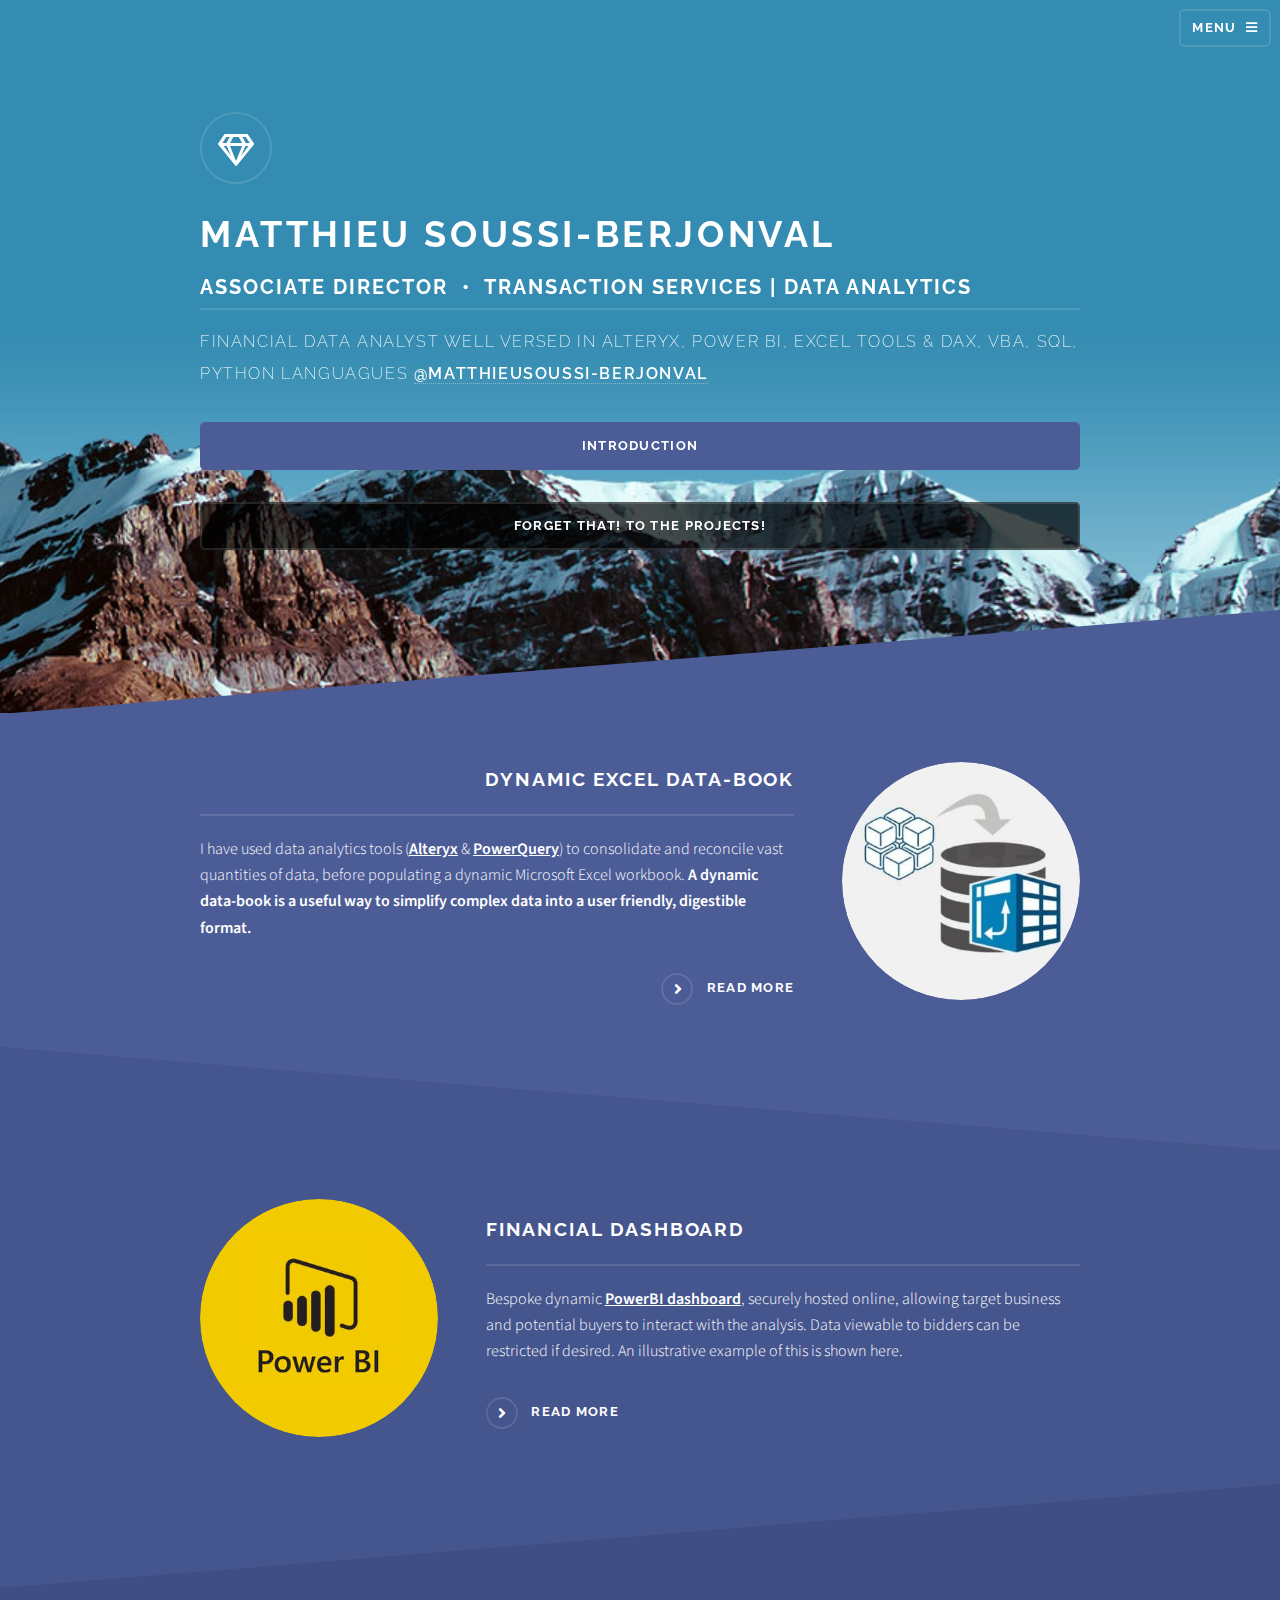
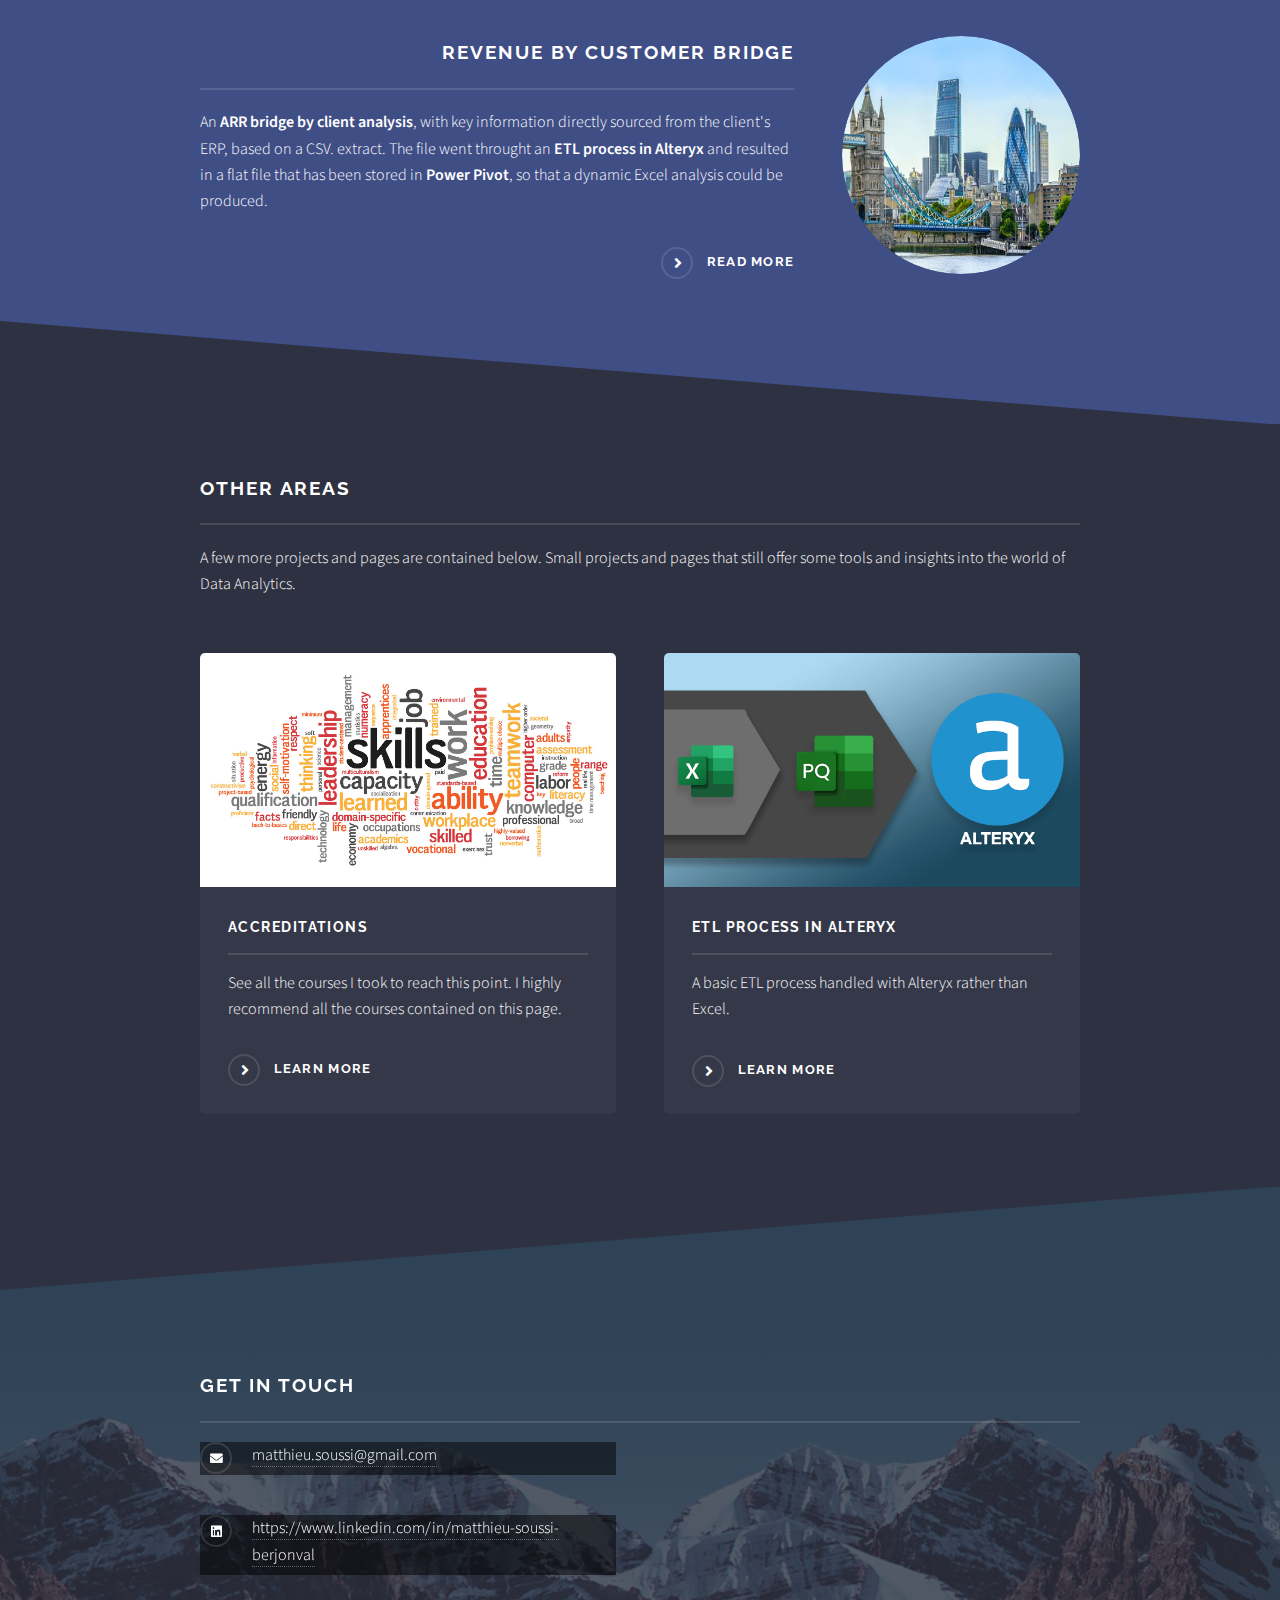
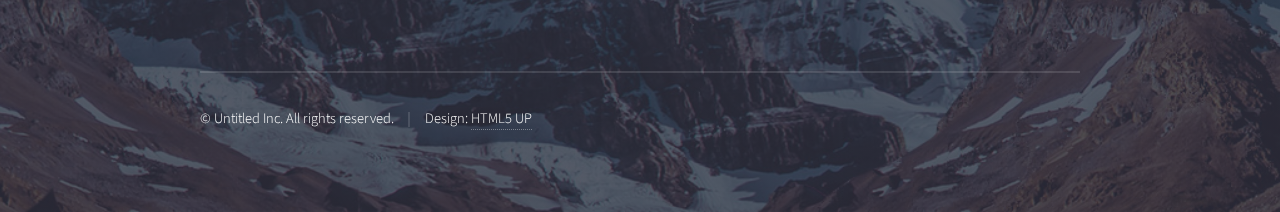
<file: index.html>
<!DOCTYPE HTML>
<!--
	Solid State by HTML5 UP
	html5up.net | @ajlkn
	Free for personal and commercial use under the CCA 3.0 license (html5up.net/license)
-->
<html>
	<head>
		<!-- Global site tag (gtag.js) - Google Analytics -->
		<script async src="https://www.googletagmanager.com/gtag/js?id=G-4XRPD3TP16"></script>
		<script>
		  window.dataLayer = window.dataLayer || [];
		  function gtag(){dataLayer.push(arguments);}
		  gtag('js', new Date());
		  gtag('config', 'G-4XRPD3TP16');
		</script>
				
		<title>Portfolio - Matthieu Soussi-Berjonval</title>
		<meta charset="utf-8" />
		<meta name="viewport" content="width=device-width, initial-scale=1, user-scalable=no" />
		<link rel="stylesheet" href="assets/css/main.css" />
		<noscript><link rel="stylesheet" href="assets/css/noscript.css" /></noscript>
		<style> html{scroll-behavior: smooth} </style>
		<link rel="apple-touch-icon" sizes="180x180" href="MSB.png">
		<link rel="icon" type="image/png" sizes="32x32" href="images/favicon-32x32.png">
		<link rel="icon" type="image/png" sizes="16x16" href="images/favicon-16x16.png">
		<link rel="manifest" href="images/site.webmanifest">
	</head>
	<body class="is-preload">

		<!-- Page Wrapper -->
			<div id="page-wrapper">
				<div id="bg"></div>
				<div id="overlay"></div>
				<div id="main">
				<!-- Header -->
					<header id="header" class="alt">
						<ul class="icons">
							<li><h1><a href="index.html">Home</a></h1></li>
							<li><h1><a href="https://www.linkedin.com/in/matthieu-soussi-berjonval-6947112b/" class="icon brands fa-linkedin" target="_blank"></a></h1></li>
							<li><h1><a href="https://github.com/Matthieu-SB?tab=projects" class="icon brands fa-github" target="_blank"></a></h1></li>
						</ul>
						<nav>
							<a href="#menu">Menu</a>
						</nav>
					</header>

				<!-- Menu -->
					<nav id="menu">
						<div class="inner">
							<h2>Menu</h2>
							<ul class="links">
								<li><a href="index.html#banner">Home</a></li>
								<li><a href="index.html#to-the-projects">Projects</a></li>
								<li><a href="index.html#footer">Contact</a></li>
								<li><a href="courses.html">Accreditations</a></li>
							</ul>
							<a href="#" class="close">Close</a>
						</div>
					</nav>

				<!-- Banner -->
					<section id="banner">
						<div class="inner">
							<div class="logo"><span class="icon fa-gem"></span></div>
							<h2>Matthieu Soussi-Berjonval</h2>
							<h4>Associate Director &nbsp;&bull;&nbsp; Transaction Services | Data Analytics</h4>
							<p id="indexpage">Financial Data Analyst well versed in Alteryx, Power BI, Excel tools & DAX, VBA, SQL, Python languagues <a href="https://www.linkedin.com/in/matthieu-soussi-berjonval-6947112b/" target="_blank"><b>@MatthieuSoussi-Berjonval</b></a></p>
							<p><a href="about.html" class="button primary fit">Introduction</a></p>
							<p><a href="#to-the-projects" class="button indexpage fit icon">Forget that! To the projects!</a></p>
						</div>
					</section>
					<p id=to-the-projects></p>

				<!-- Wrapper -->
					<section id="wrapper">

						<!-- One -->
							<section id="one" class="wrapper spotlight style1">
								<div class="inner">
									<a href="project_one.html" class="image"><img src="images/Dynamic databook.jpg" alt="" /></a>
									<div class="content">
										<h2 class="major">Dynamic Excel Data-book</h2>
										<p style="text-align: left"> I have used data analytics tools (<b><u>Alteryx</u></b> & <b><u>PowerQuery</u></b>) to consolidate and reconcile vast quantities of data, before populating a dynamic Microsoft Excel workbook.  <b> A dynamic data-book is a useful way to simplify complex data into a user friendly, digestible format.</b></p>
										<a href="project_one.html" class="special">Read More</a>
									</div>
								</div>
							</section>

						<!-- Two -->
							<section id="two" class="wrapper alt spotlight style2">
								<div class="inner">
									<a href="project_two.html" class="image"><img src="images/Dashboard.png" alt="" /></a>
									<div class="content">
										<h2 class="major">Financial Dashboard</h2>
										<p style="text-align: left"> Bespoke dynamic <b><u>PowerBI dashboard</u></b>, securely hosted online, allowing target business and potential buyers to interact with the analysis.   Data viewable to bidders can be restricted if desired. An illustrative example of this is shown here.</p>
										<a href="project_two.html" class="special">Read More</a>
									</div>
								</div>
							</section>

						<!-- Three -->
							<section id="three" class="wrapper spotlight style3">
								<div class="inner">
									<a href="project_three.html" class="image"><img src="images/Bridge.jpg" alt="" /></a>
									<div class="content">
										<h2 class="major">Revenue by customer bridge</h2>
										<p style="text-align: left"> An <b>ARR bridge by client analysis</b></a>, with key information directly sourced from the client's ERP, based on a  CSV. extract. The file went throught an <b>ETL process in Alteryx</b> and resulted in a flat file that has been stored in <b>Power Pivot</b>, so that a dynamic Excel analysis could be produced. </p>
										<a href="project_three.html" class="special">Read More</a>
									</div>
								</div>
							</section>

						<!-- Four -->
							<section id="four" class="wrapper alt style1">
								<div class="inner">
									<h2 class="major">Other Areas</h2>
									<p>A few more projects and pages are contained below. Small projects and pages that still offer some tools and insights into the world of Data Analytics.</p>
									<section class="features">
										<article>
											<a href="courses.html" class="image"><img src="images/courses.jpg.crdownload" alt="" /></a>
											<h3 class="major">Accreditations</h3>
											<p>See all the courses I took to reach this point. I highly recommend all the courses contained on this page.</p>
											<a href="courses.html" class="special">Learn more</a>
										</article>
										<article>
											<a href="project_other_Alteryx.html" class="image"><img src="images/Alteryx.png" alt="" /></a>
											<h3 class="major">ETL process in ALteryx</h3>
											<p>A basic ETL process handled with Alteryx rather than Excel.</p>
											<a href="project_other_Alteryx.html" class="special">Learn more</a>
										</article>
																			</section>
								</div>
							</section>

					</section>

				<!-- Footer -->
					<section id="footer">
						<div class="inner">
							<h2 id=indexpage class="major">Get in touch</h2>
							<ul class="contact">
								<li id=indexpage class="icon solid fa-envelope"><a href="mailto:matthieu.soussi@gmail.com">matthieu.soussi@gmail.com</a></li>
								<li id=indexpage class="icon brands fa-linkedin"><a href="https://www.linkedin.com/in/matthieu-soussi-berjonval-6947112b/" target="_blank">https://www.linkedin.com/in/matthieu-soussi-berjonval</a></li>
							</ul>
							<ul class="copyright">
								<li>&copy; Untitled Inc. All rights reserved.</li><li>Design: <a href="http://html5up.net" target="_blank">HTML5 UP</a></li>
							</ul>
						</div>
					</section>

			</div>

			
		<!-- Scripts -->
			<script src="assets/js/jquery.min.js"></script>
			<script src="assets/js/jquery.scrollex.min.js"></script>
			<script src="assets/js/browser.min.js"></script>
			<script src="assets/js/breakpoints.min.js"></script>
			<script src="assets/js/util.js"></script>
			<script src="assets/js/main.js"></script>

	</body>
</html>
</file>
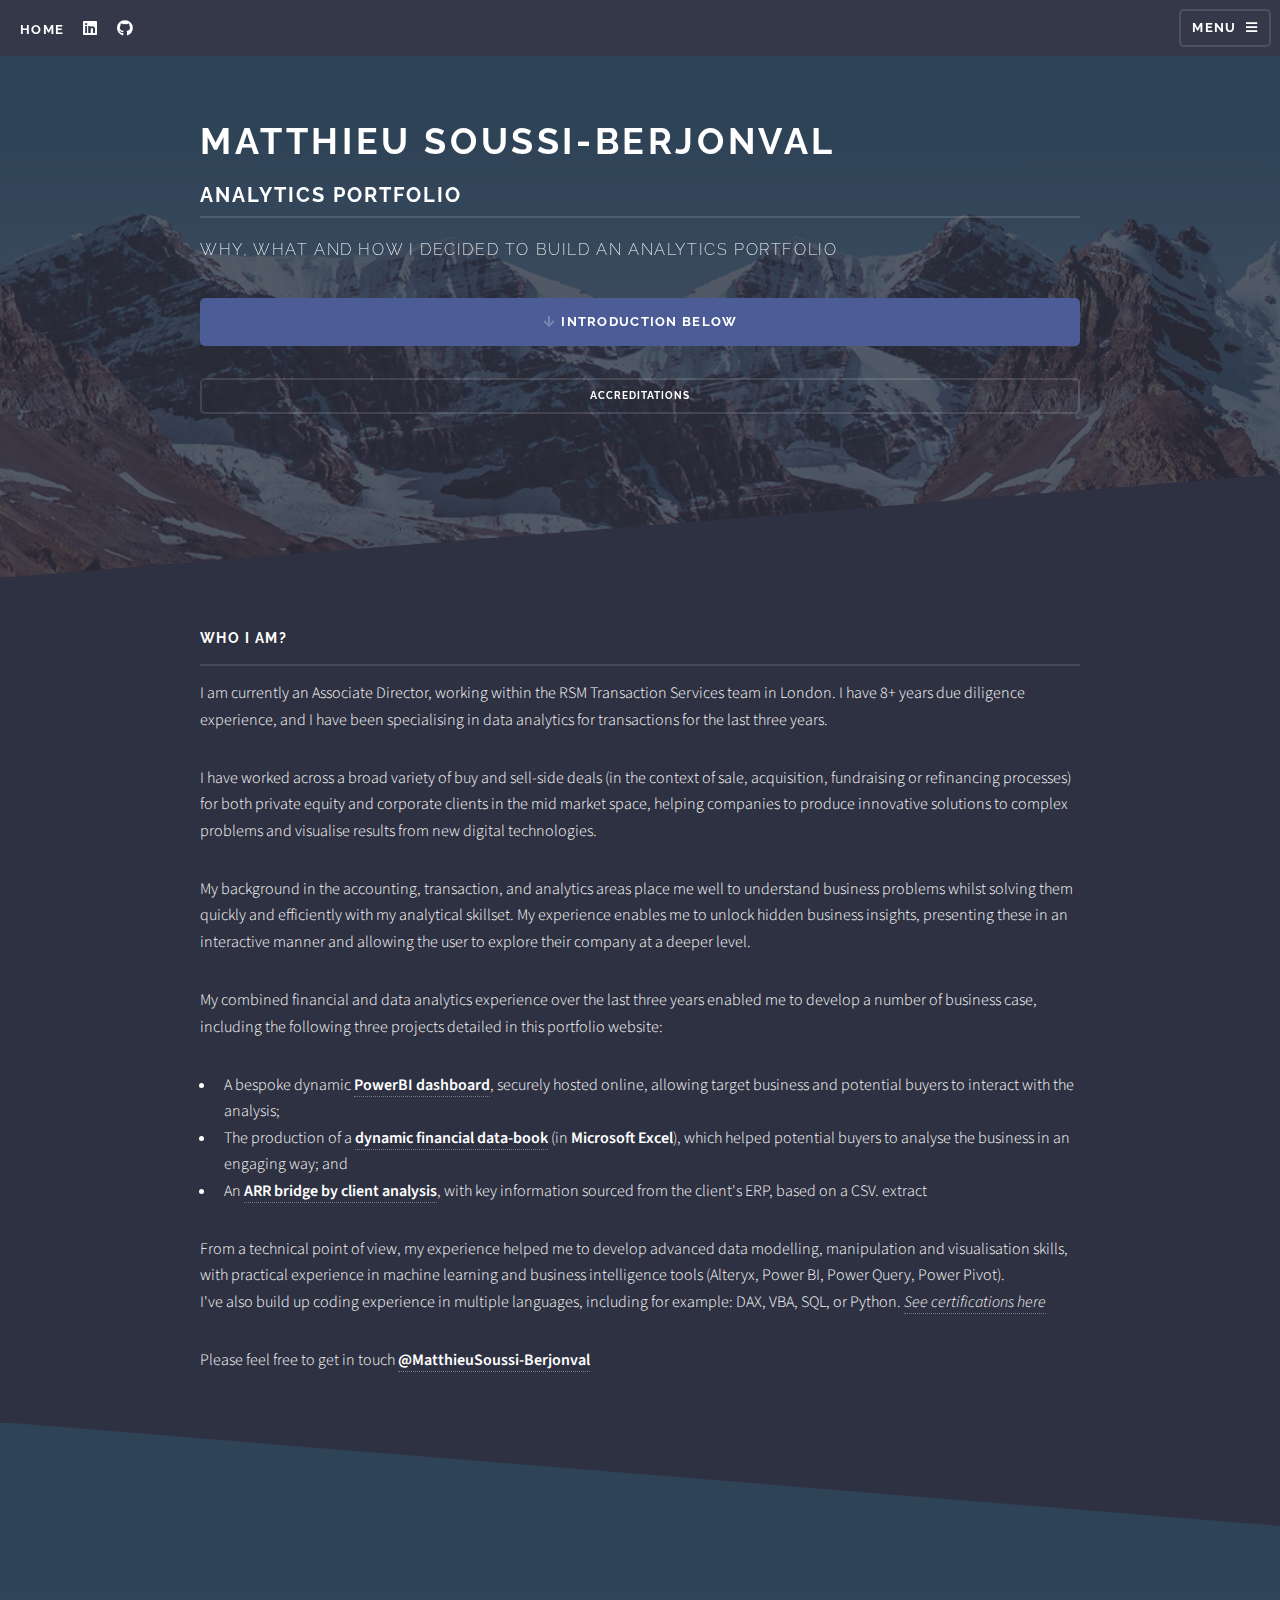
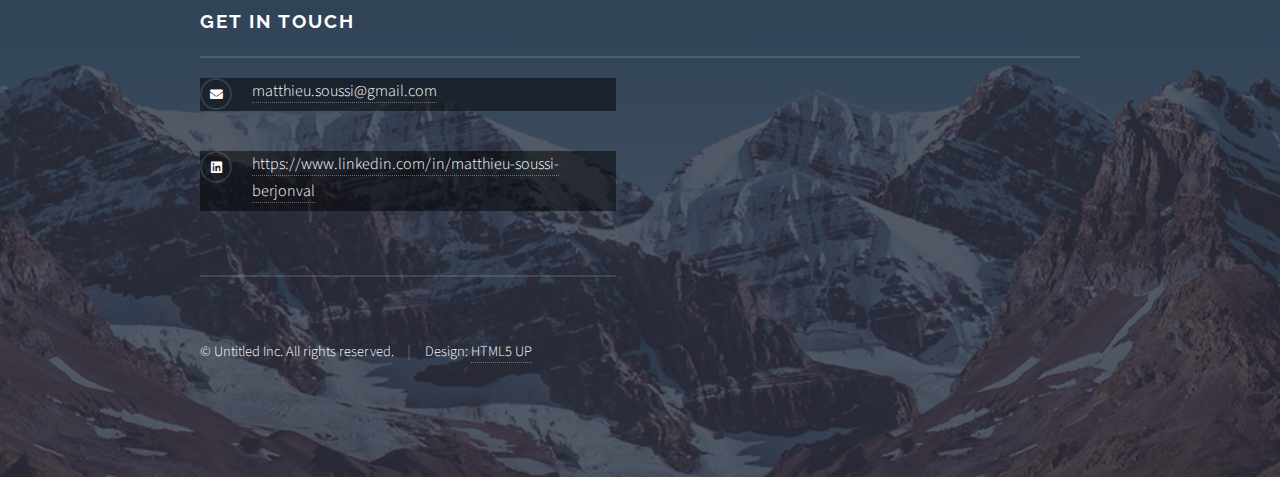
<file: about.html>
<!DOCTYPE HTML>
<!--
	Solid State by HTML5 UP
	html5up.net | @ajlkn
	Free for personal and commercial use under the CCA 3.0 license (html5up.net/license)
-->
<html>
	<head>
		<!-- Global site tag (gtag.js) - Google Analytics -->
		<script async src="https://www.googletagmanager.com/gtag/js?id=G-4XRPD3TP16"></script>
		<script>
		window.dataLayer = window.dataLayer || [];
		function gtag(){dataLayer.push(arguments);}
		gtag('js', new Date());

		gtag('config', 'G-4XRPD3TP16');
		</script>
		<title>Introduction</title>
		<meta charset="utf-8" />
		<meta name="viewport" content="width=device-width, initial-scale=1, user-scalable=no" />
		<link rel="stylesheet" href="assets/css/main.css" />
		<noscript><link rel="stylesheet" href="assets/css/noscript.css" /></noscript>
		<link rel="apple-touch-icon" sizes="180x180" href="images/MSB.png">
		<link rel="icon" type="image/png" sizes="32x32" href="images/favicon-32x32.png">
		<link rel="icon" type="image/png" sizes="16x16" href="images/favicon-16x16.png">
		<link rel="manifest" href="images/site.webmanifest">
	</head>
	<body class="is-preload">

		<!-- Page Wrapper -->
			<div id="page-wrapper">

				<!-- Header -->
					<header id="header">
						<ul class="icons">
							<li><h1><a href="index.html">Home</a></h1></li>
							<li><h1><a href="https://www.linkedin.com/in/matthieu-soussi-berjonval-6947112b/" class="icon brands fa-linkedin" target="_blank"></a></h1></li>
							<li><h1><a href="https://github.com/Matthieu-SB?tab=projects" class="icon brands fa-github" target="_blank"></a></h1></li>
						</ul>
						<nav>
							<a href="#menu">Menu</a>
						</nav>
					</header>

				<!-- Menu -->
					<nav id="menu">
						<div class="inner">
							<h2>Menu</h2>
							<ul class="links">
								<li><a href="index.html#banner">Home</a></li>
								<li><a href="index.html#to-the-projects">Projects</a></li>
								<li><a href="index.html#footer">Contact</a></li>
								<li><a href="courses.html">Accreditations</a></li>
							</ul>
							<a href="#" class="close">Close</a>
						</div>
					</nav>
				<!-- Banner -->
					<section id="banner">
						<div class="inner">
							<h2>Matthieu Soussi-Berjonval</h2>
							<h4>Analytics portfolio</h4>
							<p>Why, what and how I decided to build an Analytics portfolio</p>
							<p><a href="#Intro" class="button primary fit icon solid solo fa-arrow-down scrolly">Introduction below</a></p>
							<p><a href="courses.html" class="button small fit">Accreditations</a></p>
						</div>
					</section>
					<p id=Intro></p>

			
						<!-- Content -->
							<div class="wrapper">
								<div class="inner">

									<h3 class="major">WHO I AM?</h3>
									<p>I am currently an Associate Director, working within the RSM Transaction Services team in London. I have 8+ years due diligence experience, and I have been specialising in data analytics for transactions for the last three years.</p>
									<p>I have worked across a broad variety of buy and sell-side deals (in the context of sale, acquisition, fundraising or refinancing processes) for both private equity and corporate clients in the mid market space, helping companies to produce innovative solutions to complex problems and visualise results from new digital technologies.</p> 
									<p>My background in the accounting, transaction, and analytics areas place me well to understand business problems whilst solving them quickly and efficiently with my analytical skillset. My experience enables me to unlock hidden business insights, presenting these in an interactive manner and allowing the user to explore their company at a deeper level.</p>
									<p></p>
									<p>My combined financial and data analytics experience over the last three years enabled me to develop a number of business case, including the following three projects detailed in this portfolio website:</p>
								
										<ul>
											<li>A bespoke dynamic <a href="project_one.html" target="_blank"><b>PowerBI dashboard</b></a>, securely hosted online, allowing target business and potential buyers to interact with the analysis;</li>
											<li>The production of a <a href="project_two.html" target="_blank"><b>dynamic financial data-book</b></a> (in <b>Microsoft Excel</b>), which helped potential buyers to analyse the business in an engaging way; and</li>
											<li>An <a href="project_three.html" target="_blank"><b>ARR bridge by client analysis</b></a>, with key information sourced from the client's ERP, based on a  CSV. extract</li>
										</ul>
									
										
									<p> From a technical point of view, my experience helped me to develop advanced data modelling, manipulation and visualisation skills, with practical experience in machine learning and business intelligence tools (Alteryx, Power BI, Power Query, Power Pivot). 
									<br>	I've also build up coding experience in multiple languages, including for example: DAX, VBA, SQL, or Python. <a href="courses.html" target="_blank"><i>See certifications here</i></a></p>
										
									<p> Please feel free to get in touch <a href="https://www.linkedin.com/in/matthieu-soussi-berjonval-6947112b/" target="_blank"><b>@MatthieuSoussi-Berjonval</b></a> </p>	
																																
								</div>
							</div>

					</section>

				<!-- Footer -->
					<section id="footer">
						<div class="inner">
							<h2 class="major">Get in touch</h2>
							<ul class="contact">
								<li id=indexpage class="icon solid fa-envelope"><a href="mailto:matthieu.soussi@gmail.com">matthieu.soussi@gmail.com</a></li>
								<li id=indexpage class="icon brands fa-linkedin"><a href="https://www.linkedin.com/in/matthieu-soussi-berjonval-6947112b/" target="_blank">https://www.linkedin.com/in/matthieu-soussi-berjonval</a></li>
							<ul class="copyright">
								<li>&copy; Untitled Inc. All rights reserved.</li><li>Design: <a href="http://html5up.net" target="_blank">HTML5 UP</a></li>
							</ul>
						</div>
					</section>

			</div>

		<!-- Scripts -->
			<script src="assets/js/jquery.min.js"></script>
			<script src="assets/js/jquery.scrollex.min.js"></script>
			<script src="assets/js/browser.min.js"></script>
			<script src="assets/js/breakpoints.min.js"></script>
			<script src="assets/js/util.js"></script>
			<script src="assets/js/main.js"></script>
			<script>
			var vid = document.getElementById("PBI_param_vid");
				vid.playbackRate = 2.0;
			</script> 

	</body>
</html>
</file>
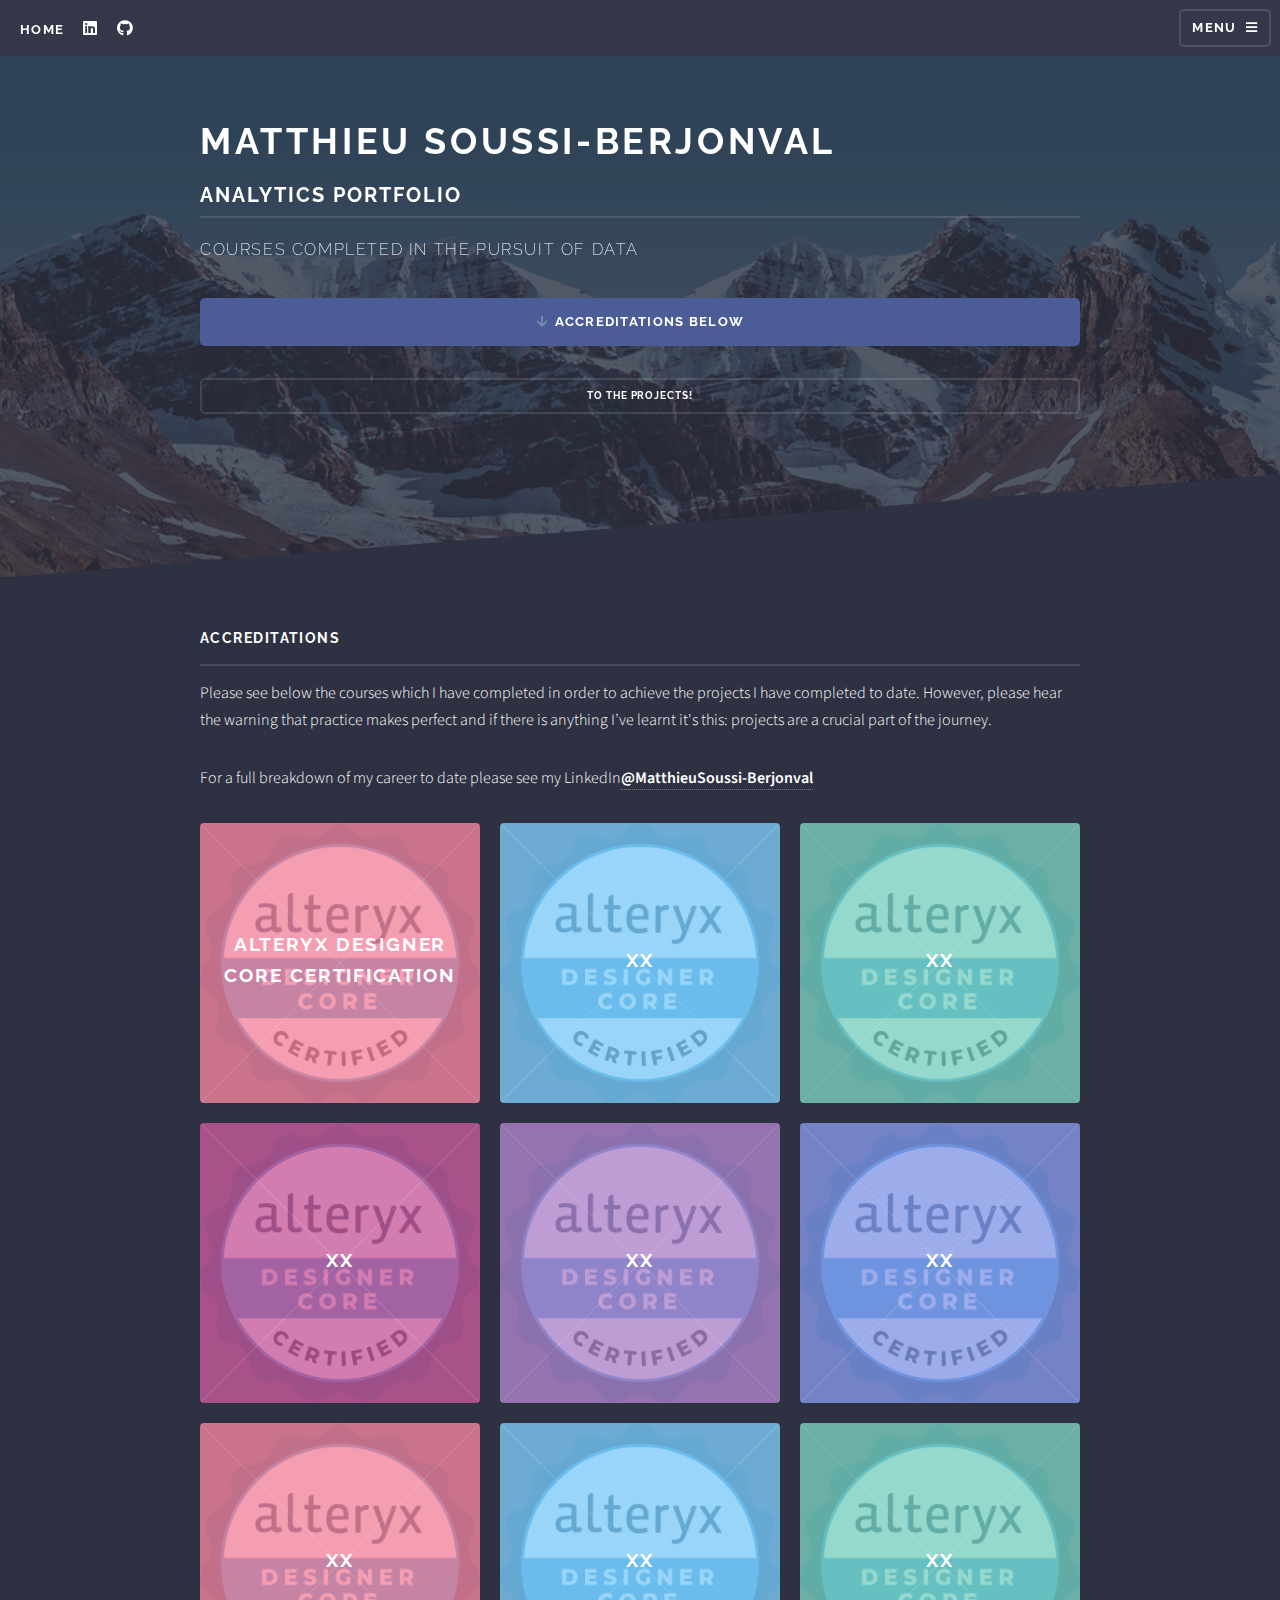
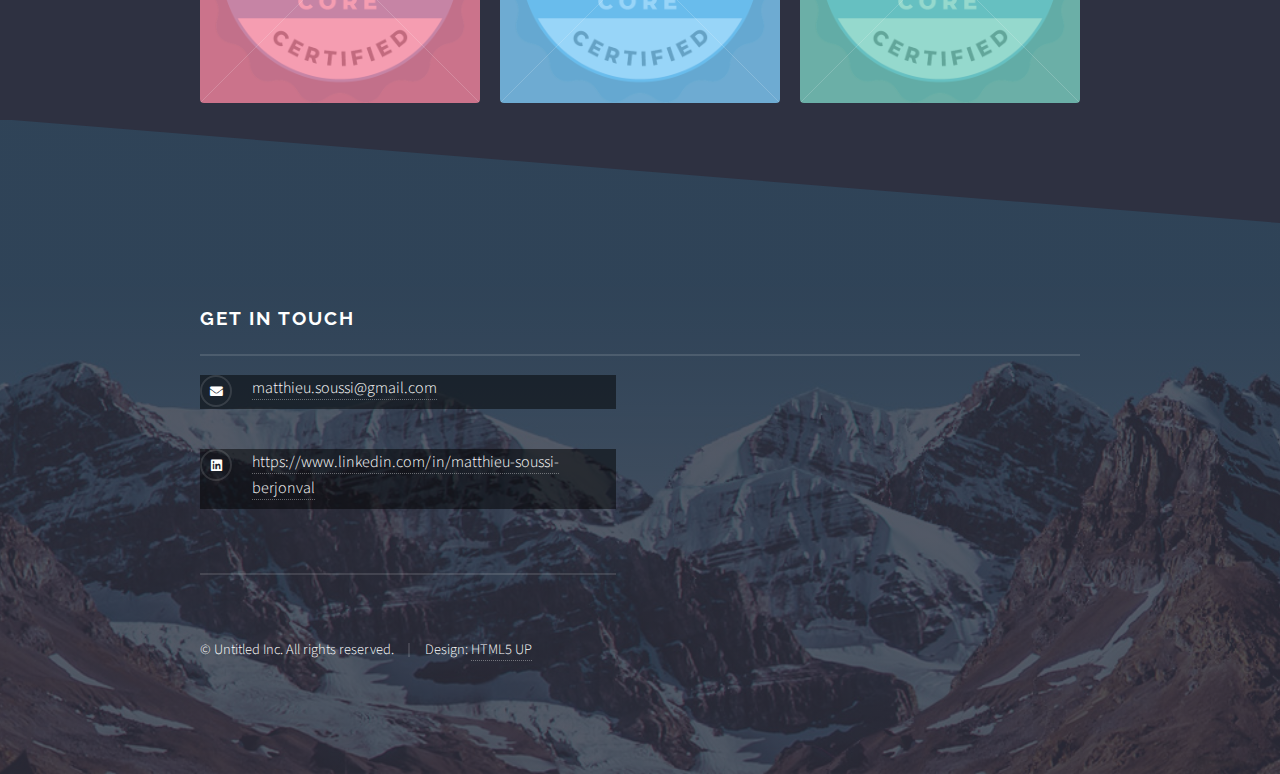
<file: courses.html>
<!DOCTYPE HTML>
<!--
	Solid State by HTML5 UP
	html5up.net | @ajlkn
	Free for personal and commercial use under the CCA 3.0 license (html5up.net/license)
-->
<html>
	<head>
		<!-- Global site tag (gtag.js) - Google Analytics -->
		<script async src="https://www.googletagmanager.com/gtag/js?id=G-4XRPD3TP16"></script>
		<script>
		window.dataLayer = window.dataLayer || [];
		function gtag(){dataLayer.push(arguments);}
		gtag('js', new Date());

		gtag('config', 'G-4XRPD3TP16');
		</script>
		<title>Accreditations</title>
		<meta charset="utf-8" />
		<meta name="viewport" content="width=device-width, initial-scale=1, user-scalable=no" />
		<link rel="stylesheet" href="assets/css/main.css" />
		<noscript><link rel="stylesheet" href="assets/css/noscript.css" /></noscript>
		<link rel="apple-touch-icon" sizes="180x180" href="images/MSB.png">
		<link rel="icon" type="image/png" sizes="32x32" href="images/favicon-32x32.png">
		<link rel="icon" type="image/png" sizes="16x16" href="images/favicon-16x16.png">
		<link rel="manifest" href="images/site.webmanifest">
	</head>
	<body class="is-preload">

	<!-- Page Wrapper -->
	<div id="page-wrapper">

		<!-- Header -->
			<header id="header">
				<ul class="icons">
					<li><h1><a href="index.html">Home</a></h1></li>
					<li><h1><a href="https://www.linkedin.com/in/matthieu-soussi-berjonval-6947112b/" class="icon brands fa-linkedin" target="_blank"></a></h1></li>
					<li><h1><a href="https://github.com/Matthieu-SB?tab=projects" class="icon brands fa-github" target="_blank"></a></h1></li>
				</ul>
				<nav>
					<a href="#menu">Menu</a>
				</nav>
			</header>

		<!-- Menu -->
			<nav id="menu">
				<div class="inner">
					<h2>Menu</h2>
					<ul class="links">
						<li><a href="index.html#banner">Home</a></li>
						<li><a href="index.html#to-the-projects">Projects</a></li>
						<li><a href="index.html#footer">Contact</a></li>
						<li><a href="courses.html">Accreditations</a></li>
					</ul>
					<a href="#" class="close">Close</a>
				</div>
			</nav>

		<!-- Banner -->
			<section id="banner">
				<div class="inner">
					<h2>Matthieu Soussi-Berjonval</h2>
					<h4>Analytics portfolio</h4>
					<p>Courses completed in the pursuit of data</p>
					<p><a href="#creds" class="button primary fit icon solid solo fa-arrow-down scrolly">Accreditations below</a></p>
					<p></span><a href="index.html#to-the-projects" class="button small fit">To the projects!</a></p>
				</div>
			</section>
			<p id=creds></p>

	<!-- Wrapper -->
				<section id="wrapper">


				<!-- Content -->
					<div class="wrapper">
						<div class="inner">

							<h3 class="major">Accreditations</h3>
							<p>Please see below the courses which I have completed in order to achieve the projects I have completed to date. However, please hear the warning that practice makes perfect and if there is anything I’ve learnt it's this: projects are a crucial part of the journey.</p>
							<p>For a full breakdown of my career to date please see my LinkedIn<a href="https://www.linkedin.com/in/matthieu-soussi-berjonval-6947112b/" target="_blank"><b>@MatthieuSoussi-Berjonval</b></a> </p>	
							<section class="tiles">
								<article class="style1">
									<span class="image">
										<img src="images/Certification_Designer_Core.png" alt="" />
									</span>
									<a href="https://www.credly.com/badges/1b8a55e4-4ca3-414c-89cb-f326c83f21a0/public_url" target="_blank">
										<h2>Alteryx Designer Core Certification</h2>
										<div class="content">
											<p>This certification gives you a thorough understanding of the Alteryx Designer environment, enabling you to use the core toolset to clean, prepare, blend, parse, transform, and analyze data</p>
										</div>
									</a>
								</article>
								<article class="style2">
									<span class="image">
										<img src="images/Certification_Designer_Core.png" alt="" />
									</span>
									<a href="https://www.credly.com/badges/1b8a55e4-4ca3-414c-89cb-f326c83f21a0/public_url" target="_blank">
										<h2>XX</h2>
										<div class="content">
											<p>XXXX</p>
										</div>
									</a>
								</article>	
								<article class="style3">
									<span class="image">
										<img src="images/Certification_Designer_Core.png" alt="" />
									</span>
									<a href="https://www.credly.com/badges/1b8a55e4-4ca3-414c-89cb-f326c83f21a0/public_url" target="_blank">
										<h2>XX</h2>
										<div class="content">
											<p>XXXX</p>
										</div>
									</a>
								</article>	
								<article class="style4">
									<span class="image">
										<img src="images/Certification_Designer_Core.png" alt="" />
									</span>
									<a href="https://www.credly.com/badges/1b8a55e4-4ca3-414c-89cb-f326c83f21a0/public_url" target="_blank">
										<h2>XX</h2>
										<div class="content">
											<p>XXXX</p>
										</div>
									</a>
								</article>	
								<article class="style5">
									<span class="image">
										<img src="images/Certification_Designer_Core.png" alt="" />
									</span>
									<a href="https://www.credly.com/badges/1b8a55e4-4ca3-414c-89cb-f326c83f21a0/public_url" target="_blank">
										<h2>XX</h2>
										<div class="content">
											<p>XXXX</p>
										</div>
									</a>
								</article>	
								<article class="style6">
									<span class="image">
										<img src="images/Certification_Designer_Core.png" alt="" />
									</span>
									<a href="https://www.credly.com/badges/1b8a55e4-4ca3-414c-89cb-f326c83f21a0/public_url" target="_blank">
										<h2>XX</h2>
										<div class="content">
											<p>XXXX</p>
										</div>
									</a>
								</article>		
								<article class="style1">
									<span class="image">
										<img src="images/Certification_Designer_Core.png" alt="" />
									</span>
									<a href="https://www.credly.com/badges/1b8a55e4-4ca3-414c-89cb-f326c83f21a0/public_url" target="_blank">
										<h2>XX</h2>
										<div class="content">
											<p>XX</p>
										</div>
									</a>
								</article>
								<article class="style2">
									<span class="image">
										<img src="images/Certification_Designer_Core.png" alt="" />
									</span>
									<a href="https://www.credly.com/badges/1b8a55e4-4ca3-414c-89cb-f326c83f21a0/public_url" target="_blank">
										<h2>XX</h2>
										<div class="content">
											<p>XXXX</p>
										</div>
									</a>
								</article>	
								<article class="style3">
									<span class="image">
										<img src="images/Certification_Designer_Core.png" alt="" />
									</span>
									<a href="https://www.credly.com/badges/1b8a55e4-4ca3-414c-89cb-f326c83f21a0/public_url" target="_blank">
										<h2>XX</h2>
										<div class="content">
											<p>XXXX</p>
										</div>
									</a>
								</article>																						
						</div>
					</div>

			</section>

		<!-- Footer -->
			<section id="footer">
				<div class="inner">
					<h2 class="major">Get in touch</h2>
					<ul class="contact">
						<li id=indexpage class="icon solid fa-envelope"><a href="mailto:matthieu.soussi@gmail.com">matthieu.soussi@gmail.com</a></li>
						<li id=indexpage class="icon brands fa-linkedin"><a href="https://www.linkedin.com/in/matthieu-soussi-berjonval-6947112b/" target="_blank">https://www.linkedin.com/in/matthieu-soussi-berjonval</a></li>
					<ul class="copyright">
						<li>&copy; Untitled Inc. All rights reserved.</li><li>Design: <a href="http://html5up.net" target="_blank">HTML5 UP</a></li>
					</ul>
				</div>
			</section>

	</div>

<!-- Scripts -->
	<script src="assets/js/jquery.min.js"></script>
	<script src="assets/js/jquery.scrollex.min.js"></script>
	<script src="assets/js/browser.min.js"></script>
	<script src="assets/js/breakpoints.min.js"></script>
	<script src="assets/js/util.js"></script>
	<script src="assets/js/main.js"></script>
	<script>
	var vid = document.getElementById("PBI_param_vid");
		vid.playbackRate = 2.0;
	</script> 

</body>
</html>
</file>
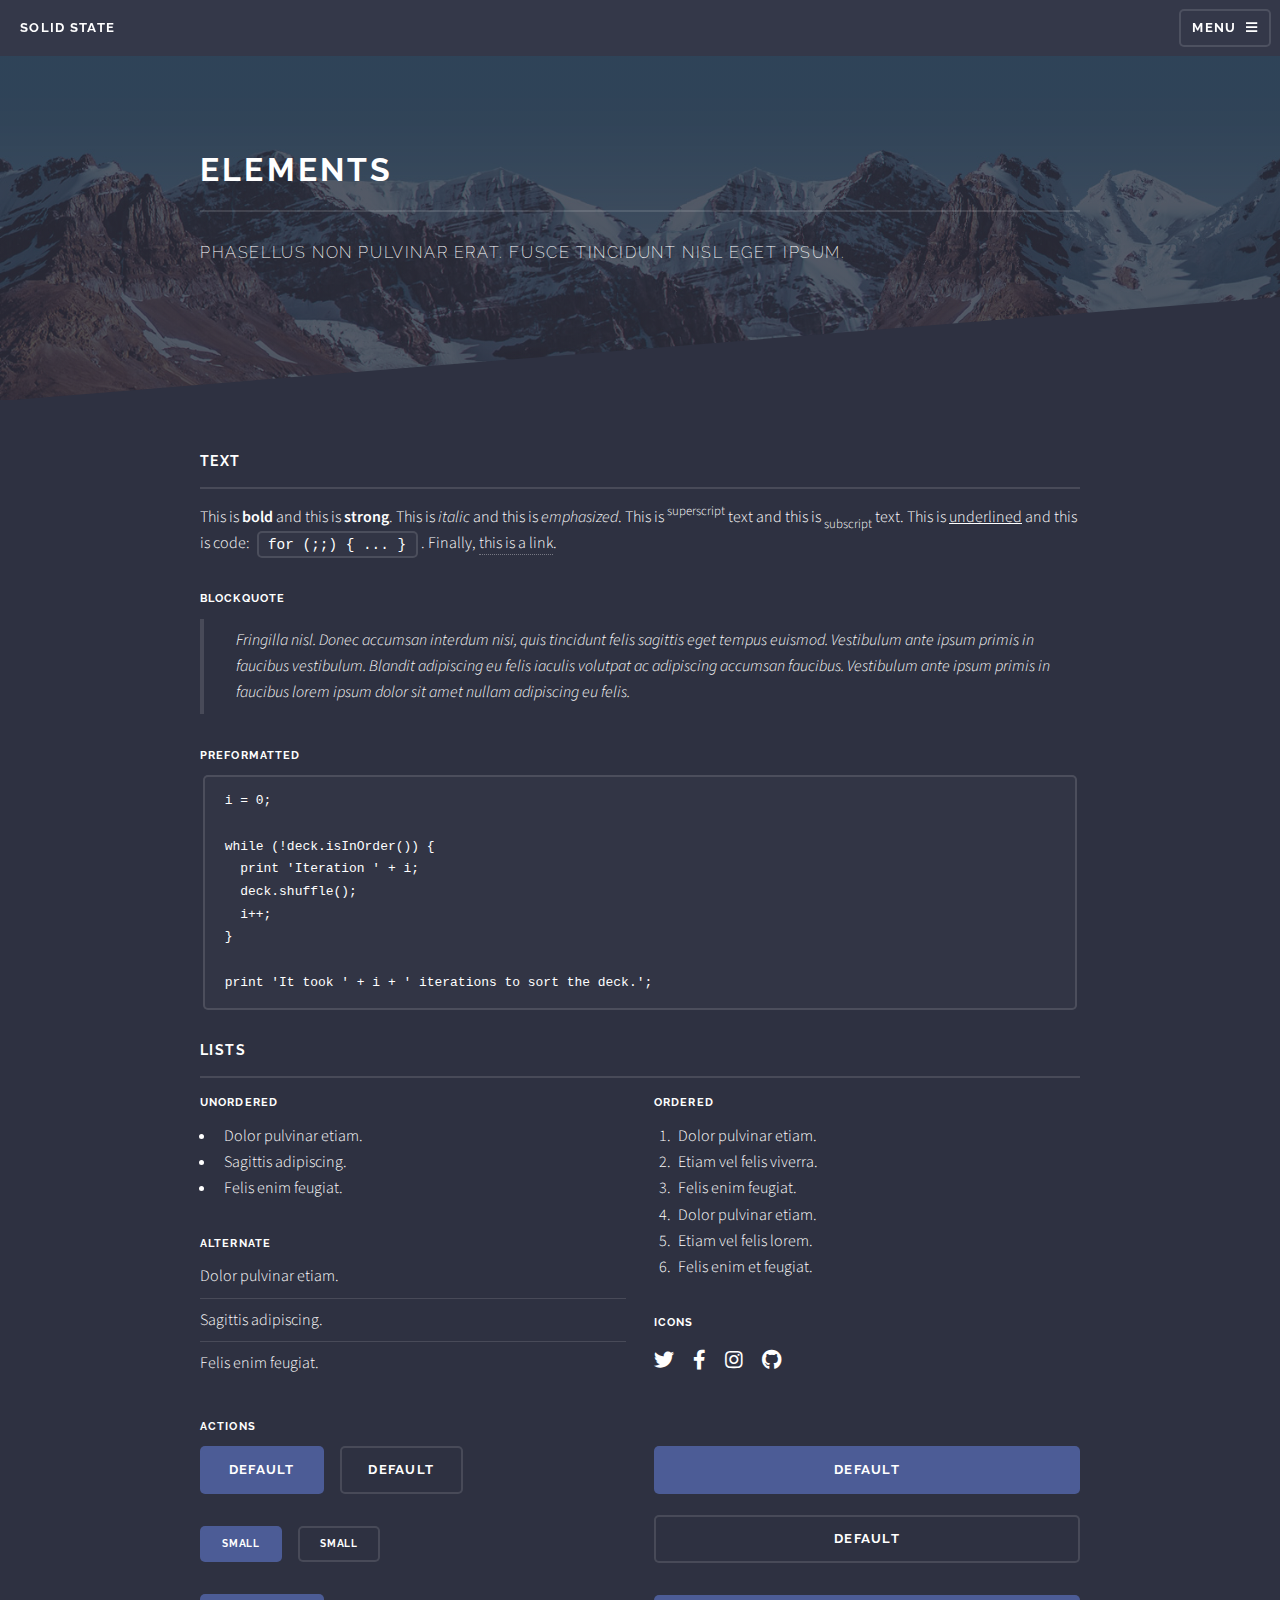
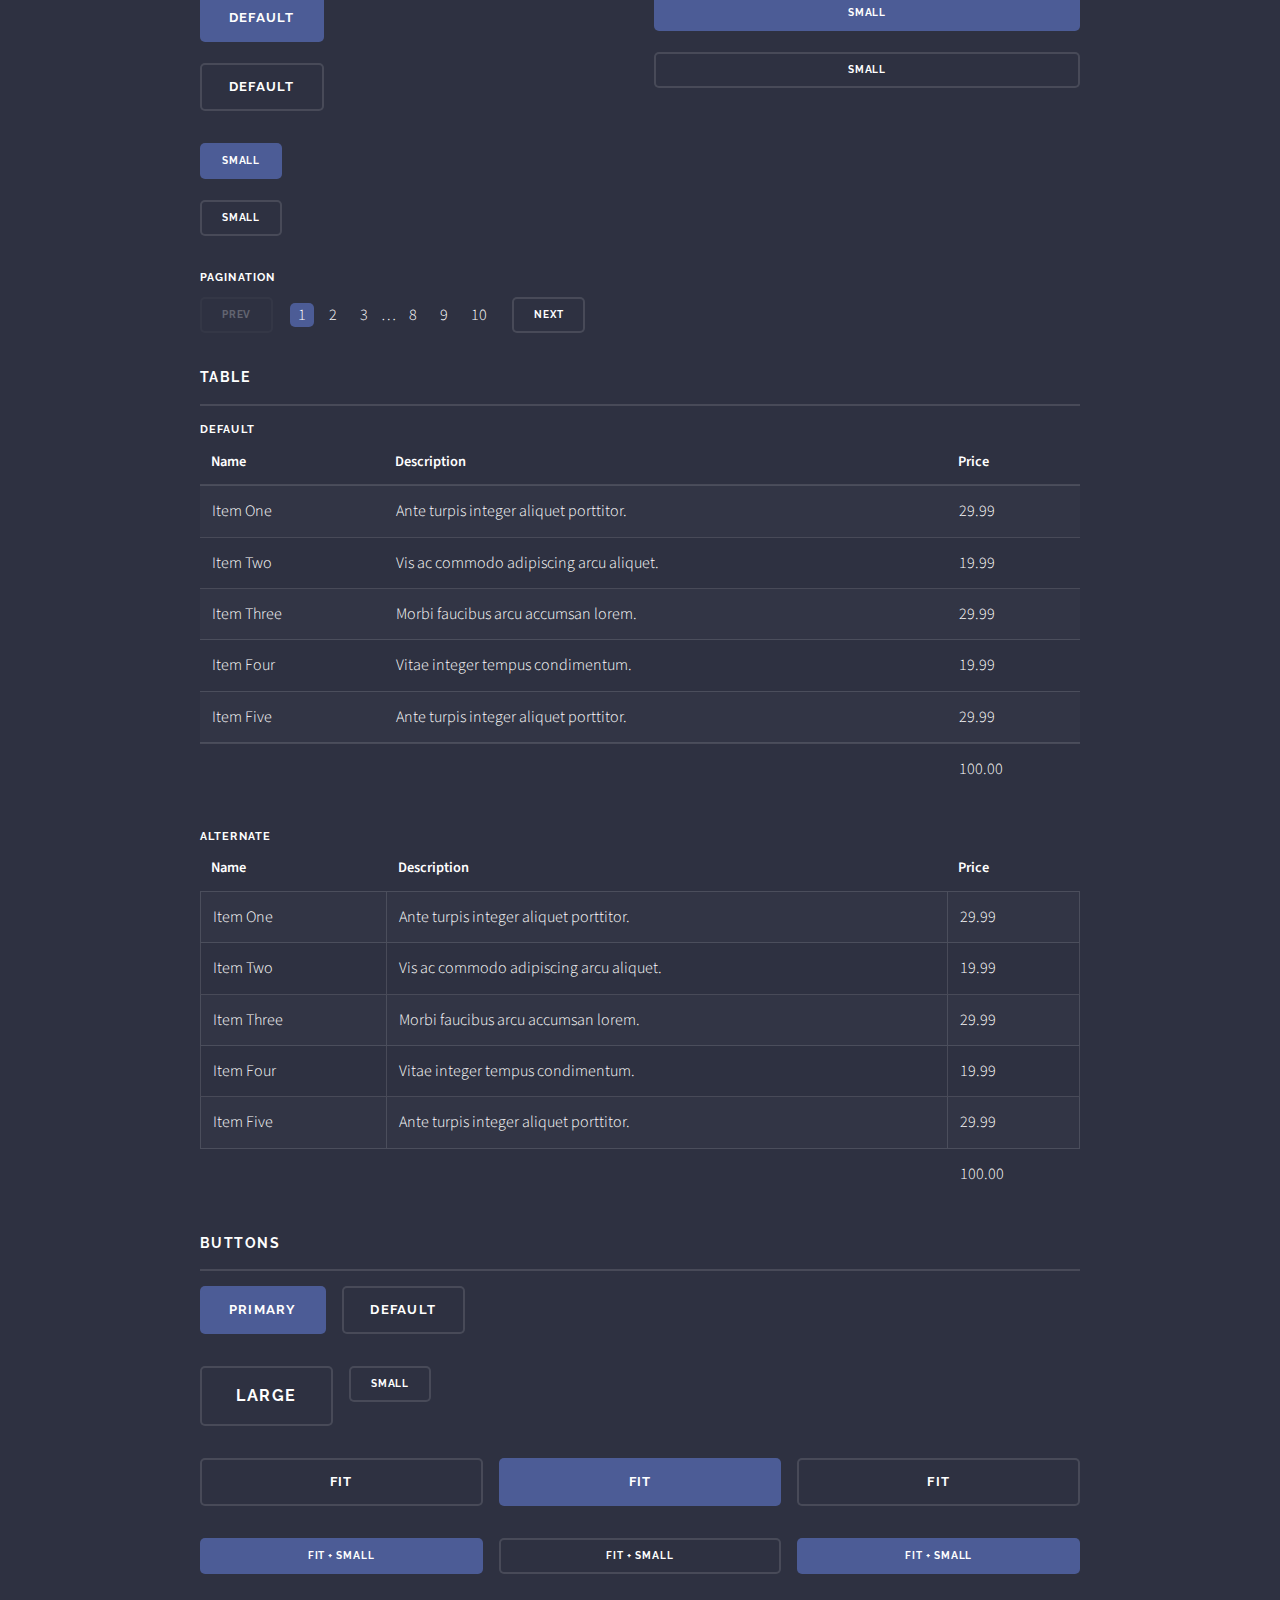
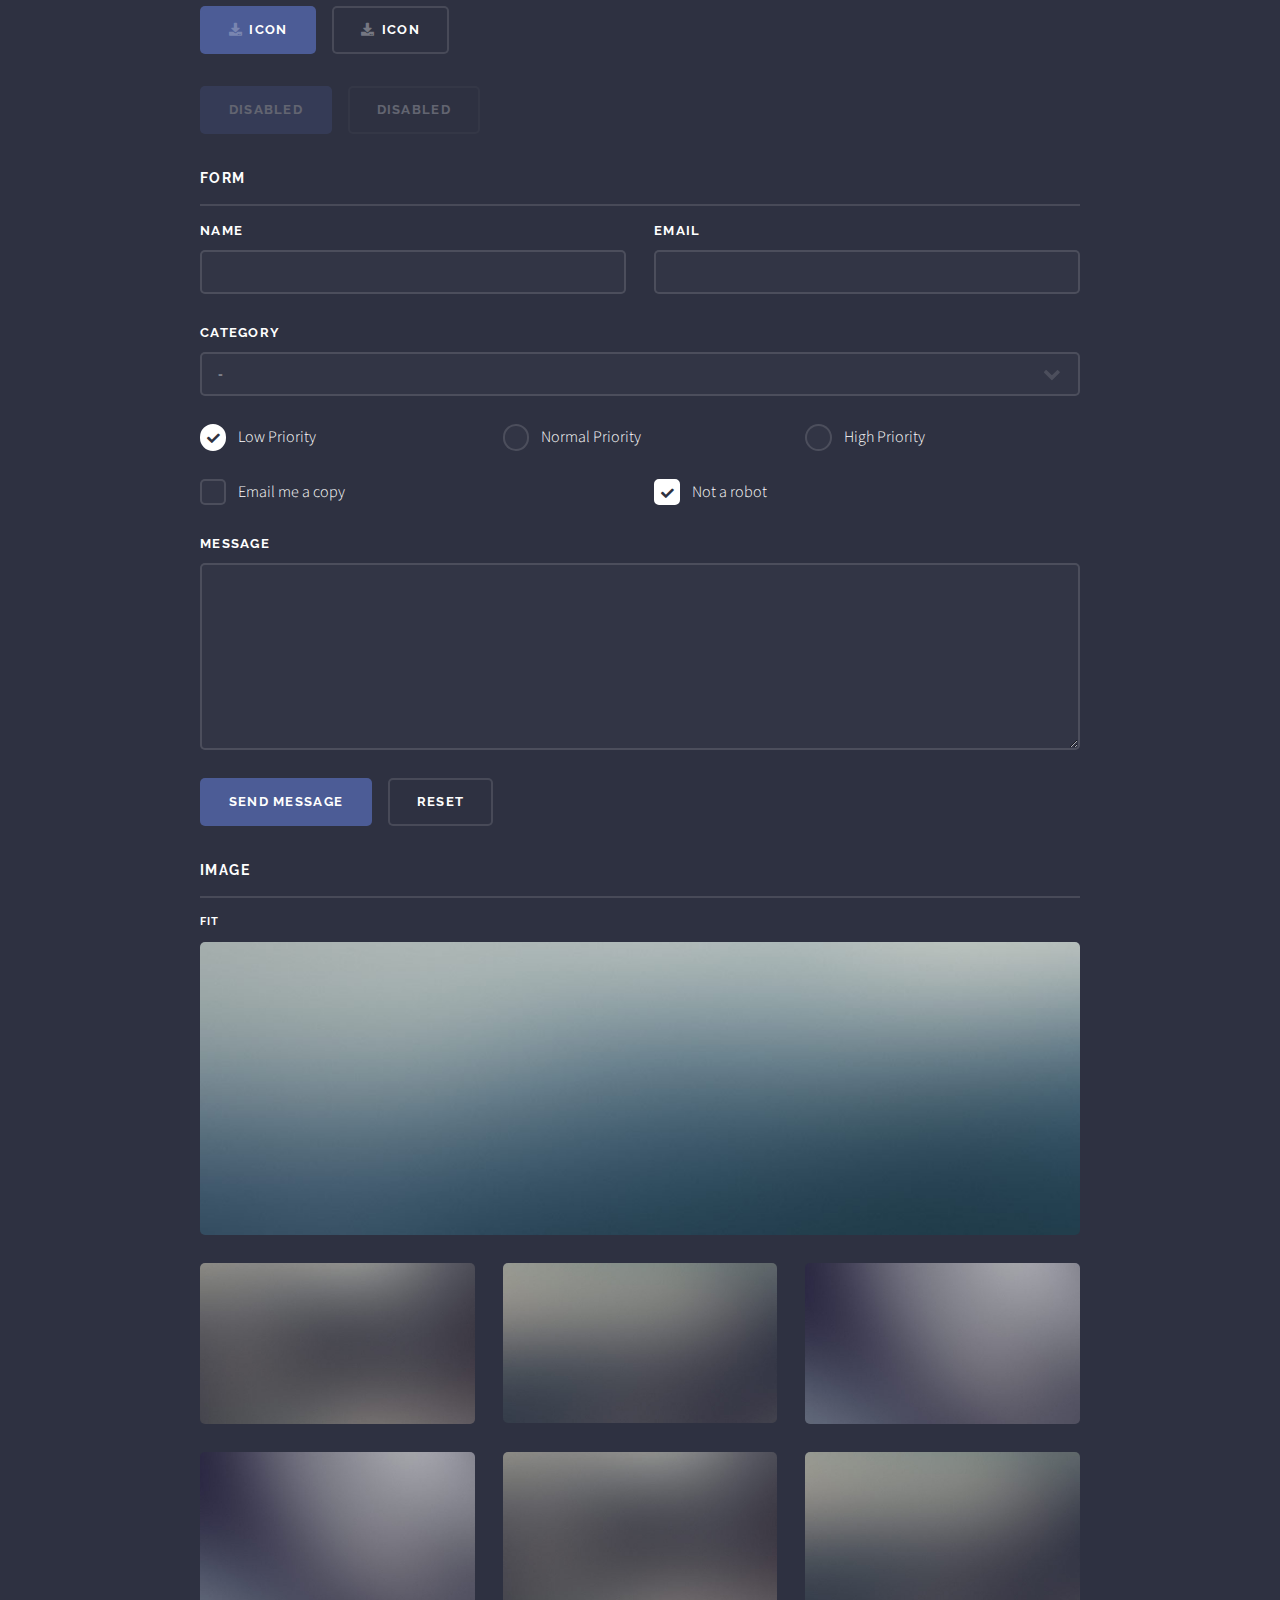
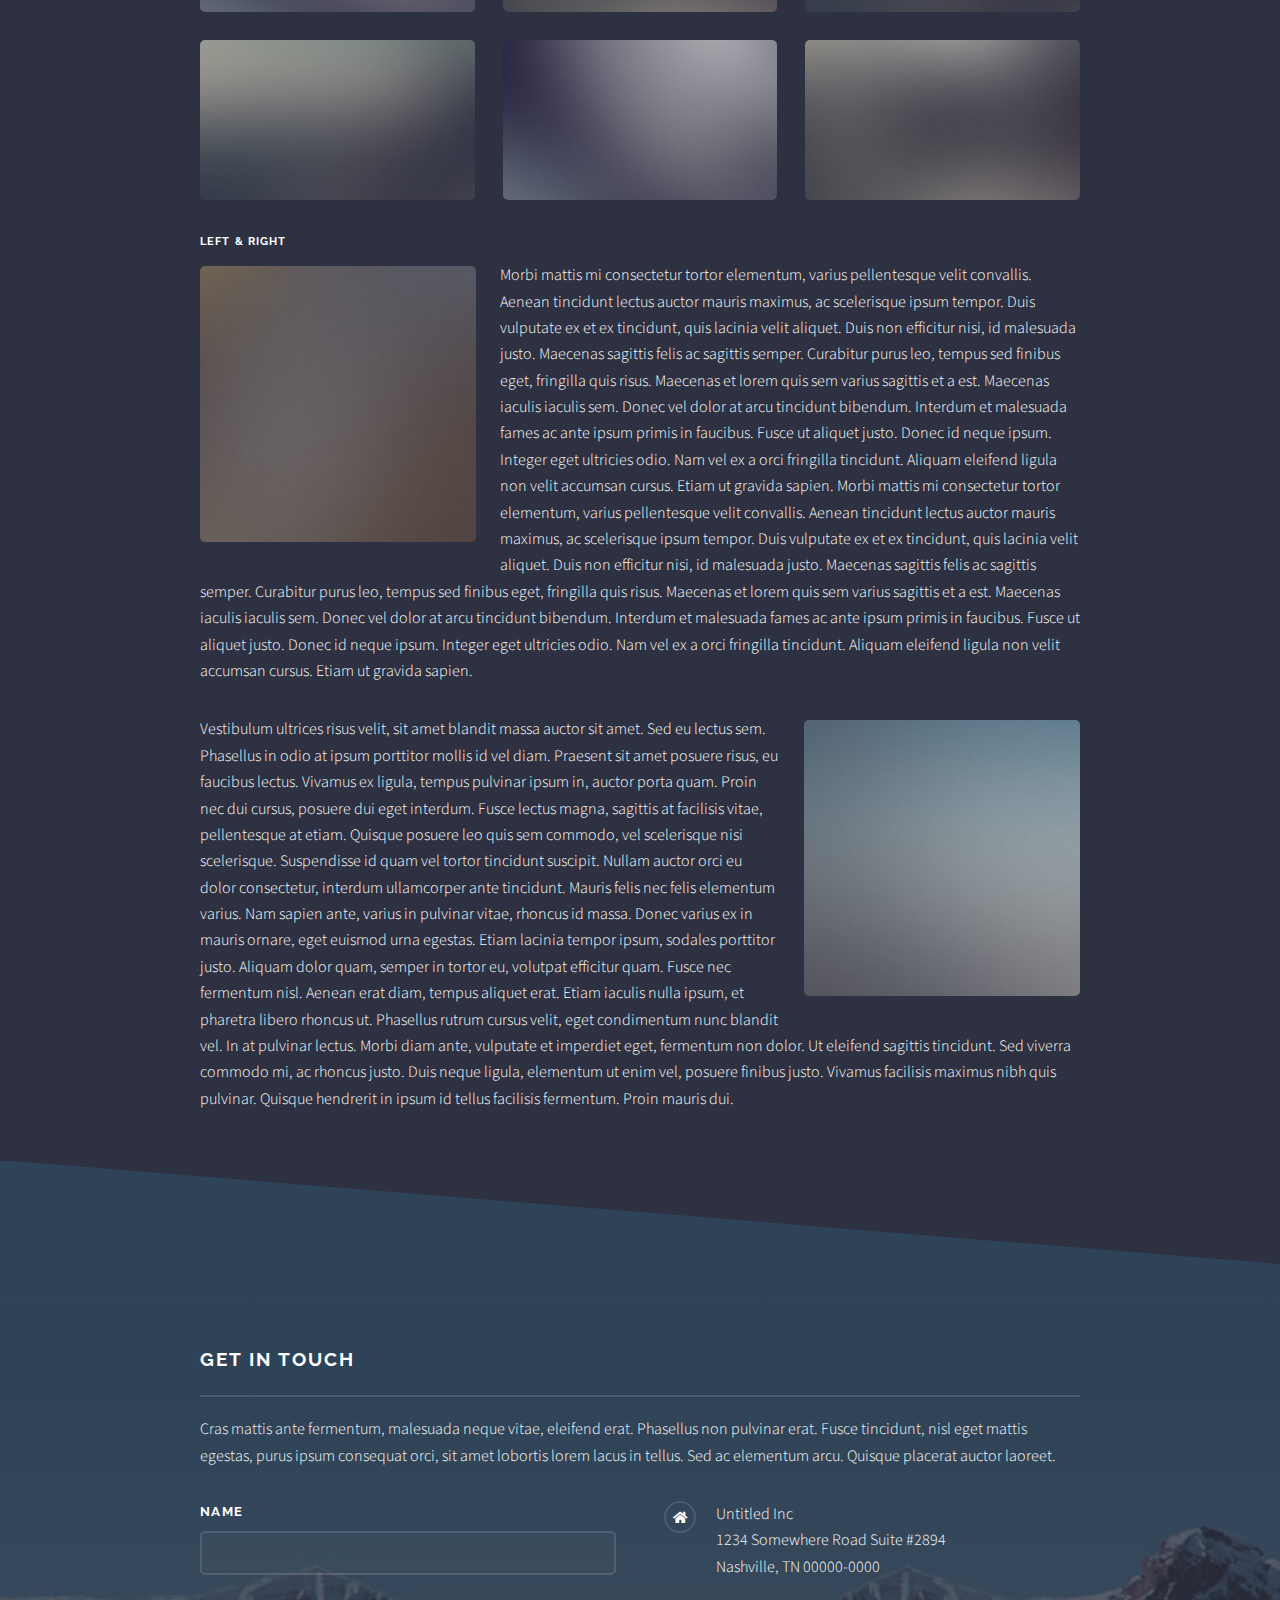
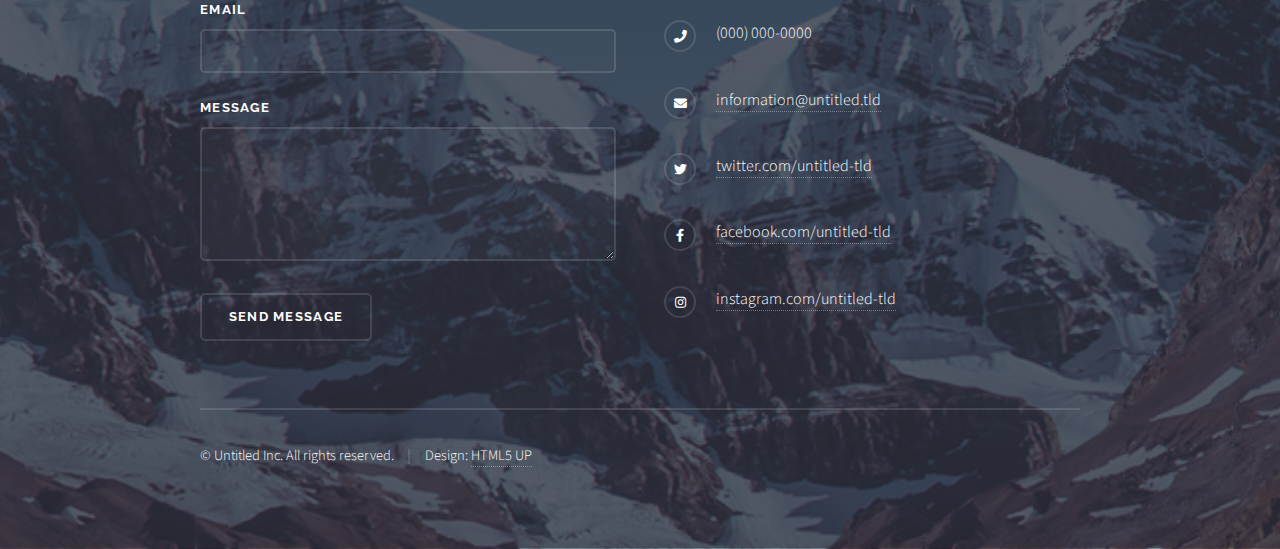
<file: elements.html>
<!DOCTYPE HTML>
<!--
	Solid State by HTML5 UP
	html5up.net | @ajlkn
	Free for personal and commercial use under the CCA 3.0 license (html5up.net/license)
-->
<html>
	<head>
		<title>Elements - Solid State by HTML5 UP</title>
		<meta charset="utf-8" />
		<meta name="viewport" content="width=device-width, initial-scale=1, user-scalable=no" />
		<link rel="stylesheet" href="assets/css/main.css" />
		<noscript><link rel="stylesheet" href="assets/css/noscript.css" /></noscript>
	</head>
	<body class="is-preload">

		<!-- Page Wrapper -->
			<div id="page-wrapper">

				<!-- Header -->
					<header id="header">
						<h1><a href="index.html">Solid State</a></h1>
						<nav>
							<a href="#menu">Menu</a>
						</nav>
					</header>

				<!-- Menu -->
					<nav id="menu">
						<div class="inner">
							<h2>Menu</h2>
							<ul class="links">
								<li><a href="index.html">Home</a></li>
								<li><a href="generic.html">Generic</a></li>
								<li><a href="elements.html">Elements</a></li>
								<li><a href="#">Log In</a></li>
								<li><a href="#">Sign Up</a></li>
							</ul>
							<a href="#" class="close">Close</a>
						</div>
					</nav>

				<!-- Wrapper -->
					<section id="wrapper">
						<header>
							<div class="inner">
								<h2>Elements</h2>
								<p>Phasellus non pulvinar erat. Fusce tincidunt nisl eget ipsum.</p>
							</div>
						</header>

						<!-- Content -->
							<div class="wrapper">
								<div class="inner">

									<section>
										<h3 class="major">Text</h3>
										<p>This is <b>bold</b> and this is <strong>strong</strong>. This is <i>italic</i> and this is <em>emphasized</em>.
										This is <sup>superscript</sup> text and this is <sub>subscript</sub> text.
										This is <u>underlined</u> and this is code: <code>for (;;) { ... }</code>. Finally, <a href="#">this is a link</a>.</p>
										<h4>Blockquote</h4>
										<blockquote>Fringilla nisl. Donec accumsan interdum nisi, quis tincidunt felis sagittis eget tempus euismod. Vestibulum ante ipsum primis in faucibus vestibulum. Blandit adipiscing eu felis iaculis volutpat ac adipiscing accumsan faucibus. Vestibulum ante ipsum primis in faucibus lorem ipsum dolor sit amet nullam adipiscing eu felis.</blockquote>
										<h4>Preformatted</h4>
										<pre><code>i = 0;

while (!deck.isInOrder()) {
  print 'Iteration ' + i;
  deck.shuffle();
  i++;
}

print 'It took ' + i + ' iterations to sort the deck.';</code></pre>
									</section>

									<section>
										<h3 class="major">Lists</h3>
										<div class="row">
											<div class="col-6 col-12-medium">
												<h4>Unordered</h4>
												<ul>
													<li>Dolor pulvinar etiam.</li>
													<li>Sagittis adipiscing.</li>
													<li>Felis enim feugiat.</li>
												</ul>
												<h4>Alternate</h4>
												<ul class="alt">
													<li>Dolor pulvinar etiam.</li>
													<li>Sagittis adipiscing.</li>
													<li>Felis enim feugiat.</li>
												</ul>
											</div>
											<div class="col-6 col-12-medium">
												<h4>Ordered</h4>
												<ol>
													<li>Dolor pulvinar etiam.</li>
													<li>Etiam vel felis viverra.</li>
													<li>Felis enim feugiat.</li>
													<li>Dolor pulvinar etiam.</li>
													<li>Etiam vel felis lorem.</li>
													<li>Felis enim et feugiat.</li>
												</ol>
												<h4>Icons</h4>
												<ul class="icons">
													<li><a href="#" class="icon brands fa-twitter"><span class="label">Twitter</span></a></li>
													<li><a href="#" class="icon brands fa-facebook-f"><span class="label">Facebook</span></a></li>
													<li><a href="#" class="icon brands fa-instagram"><span class="label">Instagram</span></a></li>
													<li><a href="#" class="icon brands fa-github"><span class="label">Github</span></a></li>
												</ul>
											</div>
										</div>
										<h4>Actions</h4>
										<div class="row">
											<div class="col-6 col-12-medium">
												<ul class="actions">
													<li><a href="#" class="button primary">Default</a></li>
													<li><a href="#" class="button">Default</a></li>
												</ul>
												<ul class="actions small">
													<li><a href="#" class="button primary small">Small</a></li>
													<li><a href="#" class="button small">Small</a></li>
												</ul>
												<ul class="actions stacked">
													<li><a href="#" class="button primary">Default</a></li>
													<li><a href="#" class="button">Default</a></li>
												</ul>
												<ul class="actions stacked small">
													<li><a href="#" class="button primary small">Small</a></li>
													<li><a href="#" class="button small">Small</a></li>
												</ul>
											</div>
											<div class="col-6 col-12-medium">
												<ul class="actions stacked">
													<li><a href="#" class="button primary fit">Default</a></li>
													<li><a href="#" class="button fit">Default</a></li>
												</ul>
												<ul class="actions stacked small">
													<li><a href="#" class="button primary small fit">Small</a></li>
													<li><a href="#" class="button small fit">Small</a></li>
												</ul>
											</div>
										</div>
										<h4>Pagination</h4>
										<ul class="pagination">
											<li><span class="button small disabled">Prev</span></li>
											<li><a href="#" class="page active">1</a></li>
											<li><a href="#" class="page">2</a></li>
											<li><a href="#" class="page">3</a></li>
											<li><span>&hellip;</span></li>
											<li><a href="#" class="page">8</a></li>
											<li><a href="#" class="page">9</a></li>
											<li><a href="#" class="page">10</a></li>
											<li><a href="#" class="button small">Next</a></li>
										</ul>
									</section>

									<section>
										<h3 class="major">Table</h3>
										<h4>Default</h4>
										<div class="table-wrapper">
											<table>
												<thead>
													<tr>
														<th>Name</th>
														<th>Description</th>
														<th>Price</th>
													</tr>
												</thead>
												<tbody>
													<tr>
														<td>Item One</td>
														<td>Ante turpis integer aliquet porttitor.</td>
														<td>29.99</td>
													</tr>
													<tr>
														<td>Item Two</td>
														<td>Vis ac commodo adipiscing arcu aliquet.</td>
														<td>19.99</td>
													</tr>
													<tr>
														<td>Item Three</td>
														<td> Morbi faucibus arcu accumsan lorem.</td>
														<td>29.99</td>
													</tr>
													<tr>
														<td>Item Four</td>
														<td>Vitae integer tempus condimentum.</td>
														<td>19.99</td>
													</tr>
													<tr>
														<td>Item Five</td>
														<td>Ante turpis integer aliquet porttitor.</td>
														<td>29.99</td>
													</tr>
												</tbody>
												<tfoot>
													<tr>
														<td colspan="2"></td>
														<td>100.00</td>
													</tr>
												</tfoot>
											</table>
										</div>

										<h4>Alternate</h4>
										<div class="table-wrapper">
											<table class="alt">
												<thead>
													<tr>
														<th>Name</th>
														<th>Description</th>
														<th>Price</th>
													</tr>
												</thead>
												<tbody>
													<tr>
														<td>Item One</td>
														<td>Ante turpis integer aliquet porttitor.</td>
														<td>29.99</td>
													</tr>
													<tr>
														<td>Item Two</td>
														<td>Vis ac commodo adipiscing arcu aliquet.</td>
														<td>19.99</td>
													</tr>
													<tr>
														<td>Item Three</td>
														<td> Morbi faucibus arcu accumsan lorem.</td>
														<td>29.99</td>
													</tr>
													<tr>
														<td>Item Four</td>
														<td>Vitae integer tempus condimentum.</td>
														<td>19.99</td>
													</tr>
													<tr>
														<td>Item Five</td>
														<td>Ante turpis integer aliquet porttitor.</td>
														<td>29.99</td>
													</tr>
												</tbody>
												<tfoot>
													<tr>
														<td colspan="2"></td>
														<td>100.00</td>
													</tr>
												</tfoot>
											</table>
										</div>
									</section>

									<section>
										<h3 class="major">Buttons</h3>
										<ul class="actions">
											<li><a href="#" class="button primary">Primary</a></li>
											<li><a href="#" class="button">Default</a></li>
										</ul>
										<ul class="actions">
											<li><a href="#" class="button large">Large</a></li>
											<li><a href="#" class="button small">Small</a></li>
										</ul>
										<ul class="actions fit">
											<li><a href="#" class="button fit">Fit</a></li>
											<li><a href="#" class="button primary fit">Fit</a></li>
											<li><a href="#" class="button fit">Fit</a></li>
										</ul>
										<ul class="actions fit small">
											<li><a href="#" class="button primary fit small">Fit + Small</a></li>
											<li><a href="#" class="button fit small">Fit + Small</a></li>
											<li><a href="#" class="button primary fit small">Fit + Small</a></li>
										</ul>
										<ul class="actions">
											<li><a href="#" class="button primary icon solid fa-download">Icon</a></li>
											<li><a href="#" class="button icon solid fa-download">Icon</a></li>
										</ul>
										<ul class="actions">
											<li><span class="button primary disabled">Disabled</span></li>
											<li><span class="button disabled">Disabled</span></li>
										</ul>
									</section>

									<section>
										<h3 class="major">Form</h3>
										<form method="post" action="#">
											<div class="row gtr-uniform">
												<div class="col-6 col-12-xsmall">
													<label for="demo-name">Name</label>
													<input type="text" name="demo-name" id="demo-name" value="" />
												</div>
												<div class="col-6 col-12-xsmall">
													<label for="demo-email">Email</label>
													<input type="email" name="demo-email" id="demo-email" value="" />
												</div>
												<div class="col-12">
													<label for="demo-category">Category</label>
													<select name="demo-category" id="demo-category">
														<option value="">-</option>
														<option value="1">Manufacturing</option>
														<option value="1">Shipping</option>
														<option value="1">Administration</option>
														<option value="1">Human Resources</option>
													</select>
												</div>
												<div class="col-4 col-12-small">
													<input type="radio" id="demo-priority-low" name="demo-priority" checked>
													<label for="demo-priority-low">Low Priority</label>
												</div>
												<div class="col-4 col-12-small">
													<input type="radio" id="demo-priority-normal" name="demo-priority">
													<label for="demo-priority-normal">Normal Priority</label>
												</div>
												<div class="col-4 col-12-small">
													<input type="radio" id="demo-priority-high" name="demo-priority">
													<label for="demo-priority-high">High Priority</label>
												</div>
												<div class="col-6 col-12-small">
													<input type="checkbox" id="demo-copy" name="demo-copy">
													<label for="demo-copy">Email me a copy</label>
												</div>
												<div class="col-6 col-12-small">
													<input type="checkbox" id="demo-human" name="demo-human" checked>
													<label for="demo-human">Not a robot</label>
												</div>
												<div class="col-12">
													<label for="demo-message">Message</label>
													<textarea name="demo-message" id="demo-message" rows="6"></textarea>
												</div>
												<div class="col-12">
													<ul class="actions">
														<li><input type="submit" value="Send Message" class="primary" /></li>
														<li><input type="reset" value="Reset" /></li>
													</ul>
												</div>
											</div>
										</form>
									</section>

									<section>
										<h3 class="major">Image</h3>
										<h4>Fit</h4>
										<div class="box alt">
											<div class="row gtr-uniform">
												<div class="col-12"><span class="image fit"><img src="images/pic08.jpg" alt="" /></span></div>
												<div class="col-4"><span class="image fit"><img src="images/pic05.jpg" alt="" /></span></div>
												<div class="col-4"><span class="image fit"><img src="images/pic06.jpg" alt="" /></span></div>
												<div class="col-4"><span class="image fit"><img src="images/pic07.jpg" alt="" /></span></div>
												<div class="col-4"><span class="image fit"><img src="images/pic07.jpg" alt="" /></span></div>
												<div class="col-4"><span class="image fit"><img src="images/pic05.jpg" alt="" /></span></div>
												<div class="col-4"><span class="image fit"><img src="images/pic06.jpg" alt="" /></span></div>
												<div class="col-4"><span class="image fit"><img src="images/pic06.jpg" alt="" /></span></div>
												<div class="col-4"><span class="image fit"><img src="images/pic07.jpg" alt="" /></span></div>
												<div class="col-4"><span class="image fit"><img src="images/pic05.jpg" alt="" /></span></div>
											</div>
										</div>
										<h4>Left &amp; Right</h4>
										<p><span class="image left"><img src="images/pic01.jpg" alt="" /></span>Morbi mattis mi consectetur tortor elementum, varius pellentesque velit convallis. Aenean tincidunt lectus auctor mauris maximus, ac scelerisque ipsum tempor. Duis vulputate ex et ex tincidunt, quis lacinia velit aliquet. Duis non efficitur nisi, id malesuada justo. Maecenas sagittis felis ac sagittis semper. Curabitur purus leo, tempus sed finibus eget, fringilla quis risus. Maecenas et lorem quis sem varius sagittis et a est. Maecenas iaculis iaculis sem. Donec vel dolor at arcu tincidunt bibendum. Interdum et malesuada fames ac ante ipsum primis in faucibus. Fusce ut aliquet justo. Donec id neque ipsum. Integer eget ultricies odio. Nam vel ex a orci fringilla tincidunt. Aliquam eleifend ligula non velit accumsan cursus. Etiam ut gravida sapien. Morbi mattis mi consectetur tortor elementum, varius pellentesque velit convallis. Aenean tincidunt lectus auctor mauris maximus, ac scelerisque ipsum tempor. Duis vulputate ex et ex tincidunt, quis lacinia velit aliquet. Duis non efficitur nisi, id malesuada justo. Maecenas sagittis felis ac sagittis semper. Curabitur purus leo, tempus sed finibus eget, fringilla quis risus. Maecenas et lorem quis sem varius sagittis et a est. Maecenas iaculis iaculis sem. Donec vel dolor at arcu tincidunt bibendum. Interdum et malesuada fames ac ante ipsum primis in faucibus. Fusce ut aliquet justo. Donec id neque ipsum. Integer eget ultricies odio. Nam vel ex a orci fringilla tincidunt. Aliquam eleifend ligula non velit accumsan cursus. Etiam ut gravida sapien.</p>
										<p><span class="image right"><img src="images/pic02.jpg" alt="" /></span>Vestibulum ultrices risus velit, sit amet blandit massa auctor sit amet. Sed eu lectus sem. Phasellus in odio at ipsum porttitor mollis id vel diam. Praesent sit amet posuere risus, eu faucibus lectus. Vivamus ex ligula, tempus pulvinar ipsum in, auctor porta quam. Proin nec dui cursus, posuere dui eget interdum. Fusce lectus magna, sagittis at facilisis vitae, pellentesque at etiam. Quisque posuere leo quis sem commodo, vel scelerisque nisi scelerisque. Suspendisse id quam vel tortor tincidunt suscipit. Nullam auctor orci eu dolor consectetur, interdum ullamcorper ante tincidunt. Mauris felis nec felis elementum varius. Nam sapien ante, varius in pulvinar vitae, rhoncus id massa. Donec varius ex in mauris ornare, eget euismod urna egestas. Etiam lacinia tempor ipsum, sodales porttitor justo. Aliquam dolor quam, semper in tortor eu, volutpat efficitur quam. Fusce nec fermentum nisl. Aenean erat diam, tempus aliquet erat. Etiam iaculis nulla ipsum, et pharetra libero rhoncus ut. Phasellus rutrum cursus velit, eget condimentum nunc blandit vel. In at pulvinar lectus. Morbi diam ante, vulputate et imperdiet eget, fermentum non dolor. Ut eleifend sagittis tincidunt. Sed viverra commodo mi, ac rhoncus justo. Duis neque ligula, elementum ut enim vel, posuere finibus justo. Vivamus facilisis maximus nibh quis pulvinar. Quisque hendrerit in ipsum id tellus facilisis fermentum. Proin mauris dui.</p>
									</section>

								</div>
							</div>

					</section>

				<!-- Footer -->
					<section id="footer">
						<div class="inner">
							<h2 class="major">Get in touch</h2>
							<p>Cras mattis ante fermentum, malesuada neque vitae, eleifend erat. Phasellus non pulvinar erat. Fusce tincidunt, nisl eget mattis egestas, purus ipsum consequat orci, sit amet lobortis lorem lacus in tellus. Sed ac elementum arcu. Quisque placerat auctor laoreet.</p>
							<form method="post" action="#">
								<div class="fields">
									<div class="field">
										<label for="name">Name</label>
										<input type="text" name="name" id="name" />
									</div>
									<div class="field">
										<label for="email">Email</label>
										<input type="email" name="email" id="email" />
									</div>
									<div class="field">
										<label for="message">Message</label>
										<textarea name="message" id="message" rows="4"></textarea>
									</div>
								</div>
								<ul class="actions">
									<li><input type="submit" value="Send Message" /></li>
								</ul>
							</form>
							<ul class="contact">
								<li class="icon solid fa-home">
									Untitled Inc<br />
									1234 Somewhere Road Suite #2894<br />
									Nashville, TN 00000-0000
								</li>
								<li class="icon solid fa-phone">(000) 000-0000</li>
								<li class="icon solid fa-envelope"><a href="#">information@untitled.tld</a></li>
								<li class="icon brands fa-twitter"><a href="#">twitter.com/untitled-tld</a></li>
								<li class="icon brands fa-facebook-f"><a href="#">facebook.com/untitled-tld</a></li>
								<li class="icon brands fa-instagram"><a href="#">instagram.com/untitled-tld</a></li>
							</ul>
							<ul class="copyright">
								<li>&copy; Untitled Inc. All rights reserved.</li><li>Design: <a href="http://html5up.net">HTML5 UP</a></li>
							</ul>
						</div>
					</section>

			</div>

		<!-- Scripts -->
			<script src="assets/js/jquery.min.js"></script>
			<script src="assets/js/jquery.scrollex.min.js"></script>
			<script src="assets/js/browser.min.js"></script>
			<script src="assets/js/breakpoints.min.js"></script>
			<script src="assets/js/util.js"></script>
			<script src="assets/js/main.js"></script>

	</body>
</html>
</file>
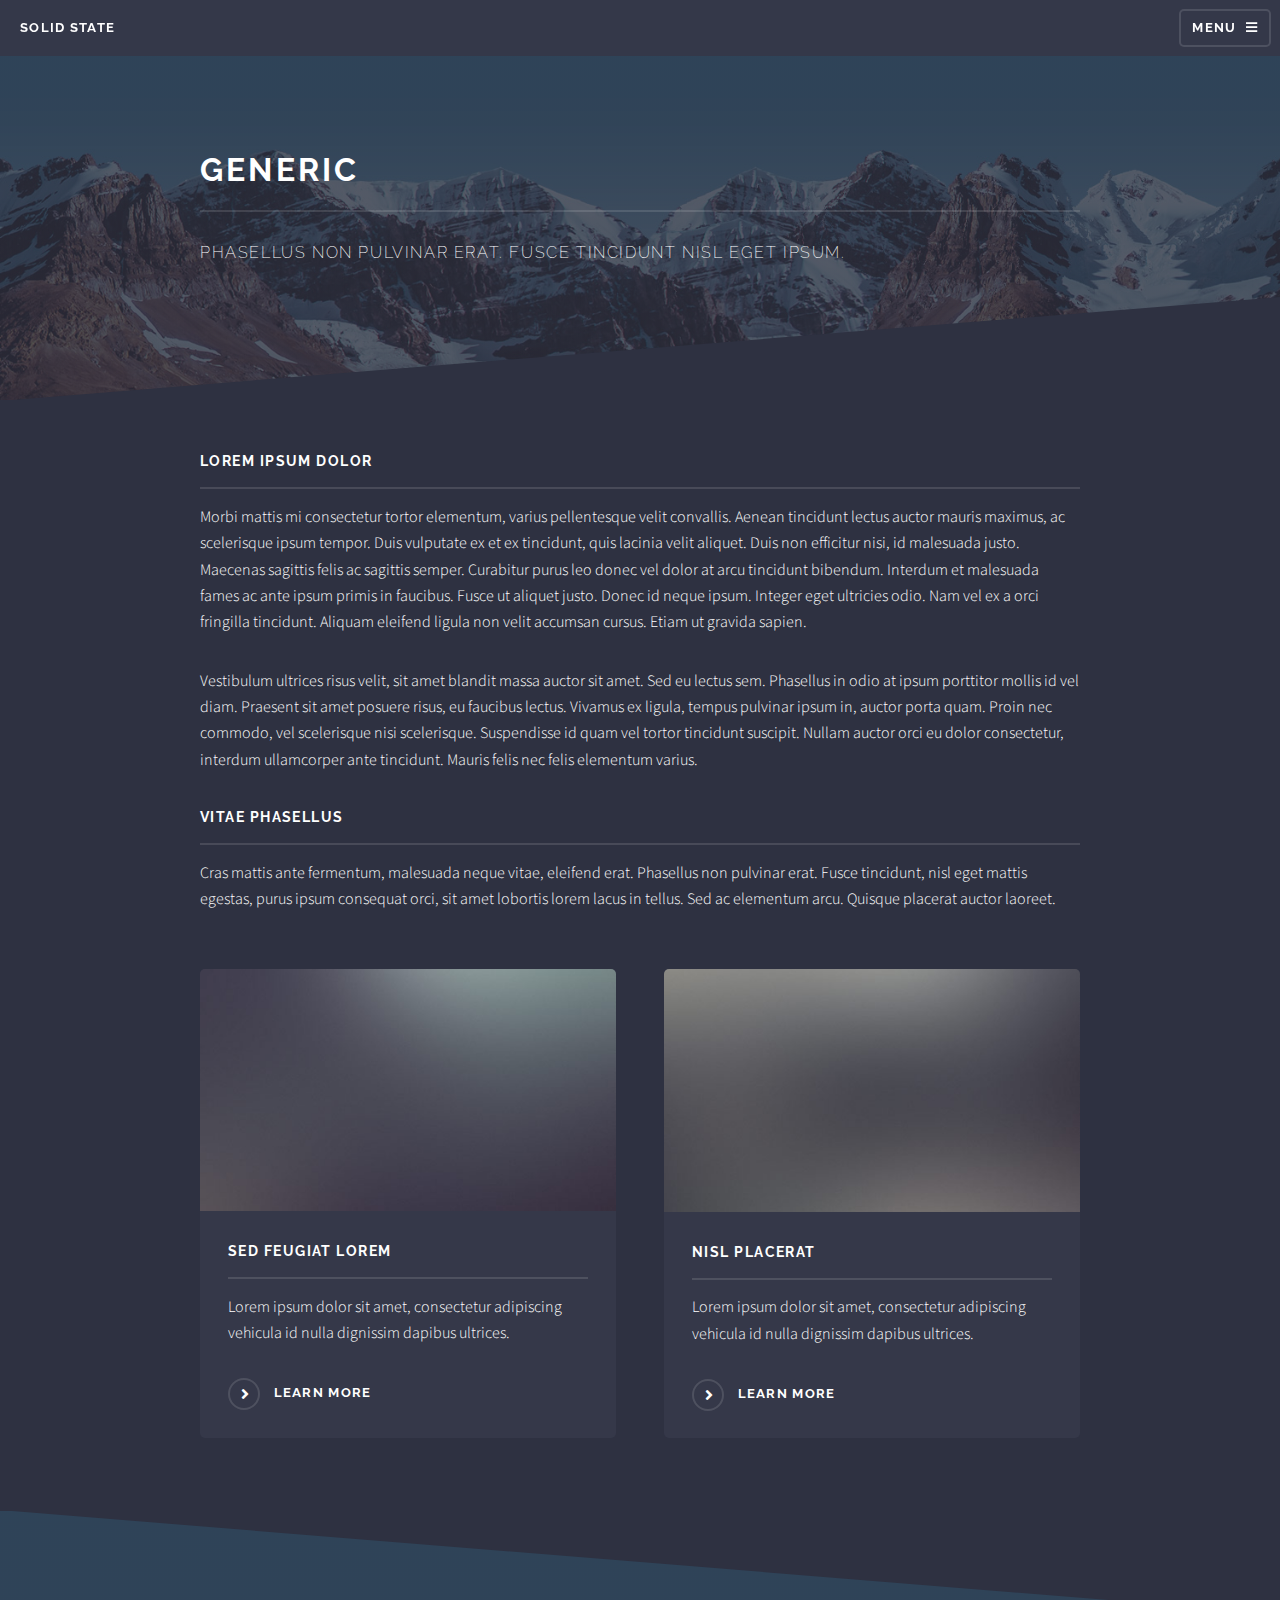
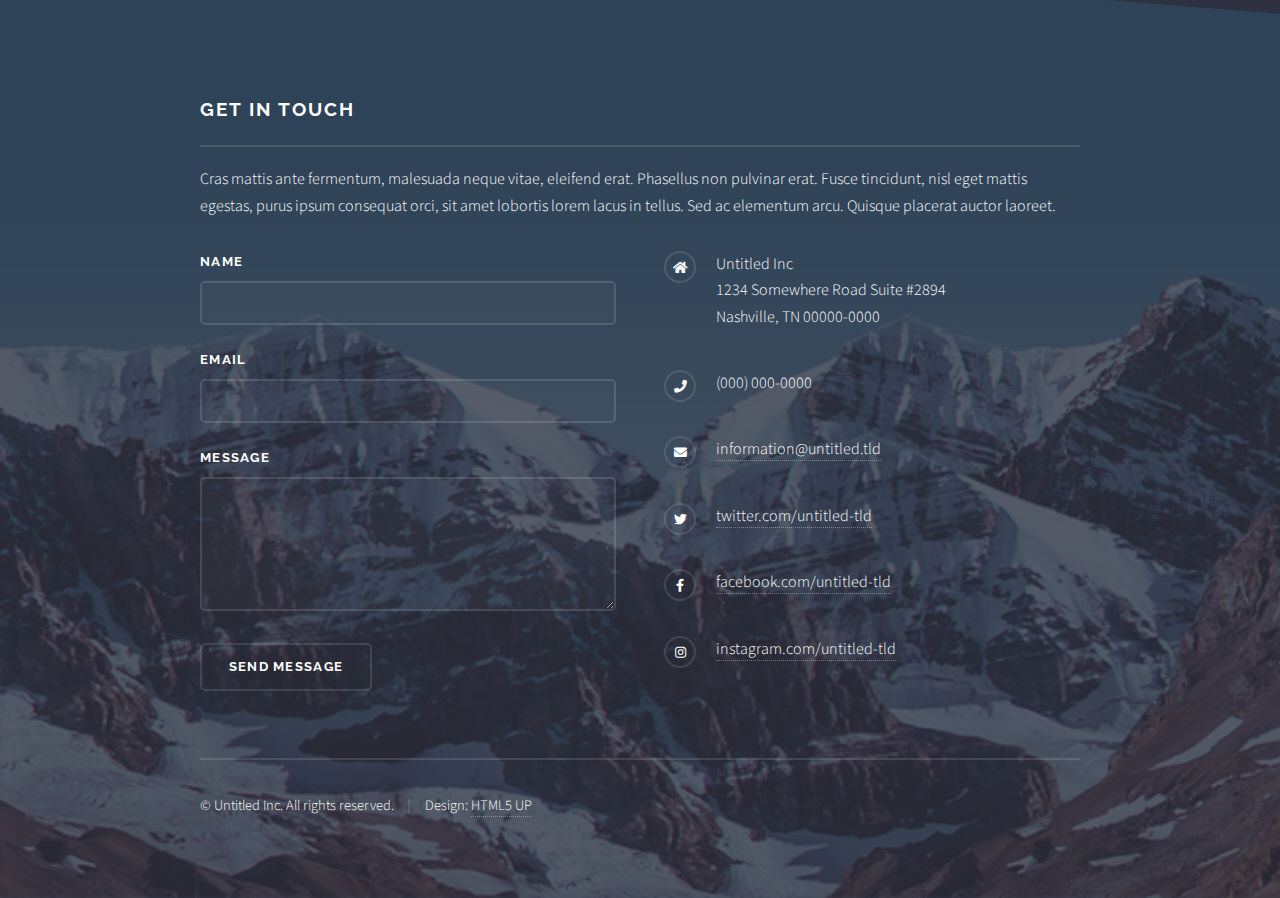
<file: generic.html>
<!DOCTYPE HTML>
<!--
	Solid State by HTML5 UP
	html5up.net | @ajlkn
	Free for personal and commercial use under the CCA 3.0 license (html5up.net/license)
-->
<html>
	<head>
		<title>Generic - Solid State by HTML5 UP</title>
		<meta charset="utf-8" />
		<meta name="viewport" content="width=device-width, initial-scale=1, user-scalable=no" />
		<link rel="stylesheet" href="assets/css/main.css" />
		<noscript><link rel="stylesheet" href="assets/css/noscript.css" /></noscript>
	</head>
	<body class="is-preload">

		<!-- Page Wrapper -->
			<div id="page-wrapper">

				<!-- Header -->
					<header id="header">
						<h1><a href="index.html">Solid State</a></h1>
						<nav>
							<a href="#menu">Menu</a>
						</nav>
					</header>

				<!-- Menu -->
					<nav id="menu">
						<div class="inner">
							<h2>Menu</h2>
							<ul class="links">
								<li><a href="index.html">Home</a></li>
								<li><a href="generic.html">Generic</a></li>
								<li><a href="elements.html">Elements</a></li>
								<li><a href="#">Log In</a></li>
								<li><a href="#">Sign Up</a></li>
							</ul>
							<a href="#" class="close">Close</a>
						</div>
					</nav>

				<!-- Wrapper -->
					<section id="wrapper">
						<header>
							<div class="inner">
								<h2>Generic</h2>
								<p>Phasellus non pulvinar erat. Fusce tincidunt nisl eget ipsum.</p>
							</div>
						</header>

						<!-- Content -->
							<div class="wrapper">
								<div class="inner">

									<h3 class="major">Lorem ipsum dolor</h3>
									<p>Morbi mattis mi consectetur tortor elementum, varius pellentesque velit convallis. Aenean tincidunt lectus auctor mauris maximus, ac scelerisque ipsum tempor. Duis vulputate ex et ex tincidunt, quis lacinia velit aliquet. Duis non efficitur nisi, id malesuada justo. Maecenas sagittis felis ac sagittis semper. Curabitur purus leo donec vel dolor at arcu tincidunt bibendum. Interdum et malesuada fames ac ante ipsum primis in faucibus. Fusce ut aliquet justo. Donec id neque ipsum. Integer eget ultricies odio. Nam vel ex a orci fringilla tincidunt. Aliquam eleifend ligula non velit accumsan cursus. Etiam ut gravida sapien.</p>

									<p>Vestibulum ultrices risus velit, sit amet blandit massa auctor sit amet. Sed eu lectus sem. Phasellus in odio at ipsum porttitor mollis id vel diam. Praesent sit amet posuere risus, eu faucibus lectus. Vivamus ex ligula, tempus pulvinar ipsum in, auctor porta quam. Proin nec commodo, vel scelerisque nisi scelerisque. Suspendisse id quam vel tortor tincidunt suscipit. Nullam auctor orci eu dolor consectetur, interdum ullamcorper ante tincidunt. Mauris felis nec felis elementum varius.</p>

									<h3 class="major">Vitae phasellus</h3>
									<p>Cras mattis ante fermentum, malesuada neque vitae, eleifend erat. Phasellus non pulvinar erat. Fusce tincidunt, nisl eget mattis egestas, purus ipsum consequat orci, sit amet lobortis lorem lacus in tellus. Sed ac elementum arcu. Quisque placerat auctor laoreet.</p>

									<section class="features">
										<article>
											<a href="#" class="image"><img src="images/pic04.jpg" alt="" /></a>
											<h3 class="major">Sed feugiat lorem</h3>
											<p>Lorem ipsum dolor sit amet, consectetur adipiscing vehicula id nulla dignissim dapibus ultrices.</p>
											<a href="#" class="special">Learn more</a>
										</article>
										<article>
											<a href="#" class="image"><img src="images/pic05.jpg" alt="" /></a>
											<h3 class="major">Nisl placerat</h3>
											<p>Lorem ipsum dolor sit amet, consectetur adipiscing vehicula id nulla dignissim dapibus ultrices.</p>
											<a href="#" class="special">Learn more</a>
										</article>
									</section>

								</div>
							</div>

					</section>

				<!-- Footer -->
					<section id="footer">
						<div class="inner">
							<h2 class="major">Get in touch</h2>
							<p>Cras mattis ante fermentum, malesuada neque vitae, eleifend erat. Phasellus non pulvinar erat. Fusce tincidunt, nisl eget mattis egestas, purus ipsum consequat orci, sit amet lobortis lorem lacus in tellus. Sed ac elementum arcu. Quisque placerat auctor laoreet.</p>
							<form method="post" action="#">
								<div class="fields">
									<div class="field">
										<label for="name">Name</label>
										<input type="text" name="name" id="name" />
									</div>
									<div class="field">
										<label for="email">Email</label>
										<input type="email" name="email" id="email" />
									</div>
									<div class="field">
										<label for="message">Message</label>
										<textarea name="message" id="message" rows="4"></textarea>
									</div>
								</div>
								<ul class="actions">
									<li><input type="submit" value="Send Message" /></li>
								</ul>
							</form>
							<ul class="contact">
								<li class="icon solid fa-home">
									Untitled Inc<br />
									1234 Somewhere Road Suite #2894<br />
									Nashville, TN 00000-0000
								</li>
								<li class="icon solid fa-phone">(000) 000-0000</li>
								<li class="icon solid fa-envelope"><a href="#">information@untitled.tld</a></li>
								<li class="icon brands fa-twitter"><a href="#">twitter.com/untitled-tld</a></li>
								<li class="icon brands fa-facebook-f"><a href="#">facebook.com/untitled-tld</a></li>
								<li class="icon brands fa-instagram"><a href="#">instagram.com/untitled-tld</a></li>
							</ul>
							<ul class="copyright">
								<li>&copy; Untitled Inc. All rights reserved.</li><li>Design: <a href="http://html5up.net">HTML5 UP</a></li>
							</ul>
						</div>
					</section>

			</div>

		<!-- Scripts -->
			<script src="assets/js/jquery.min.js"></script>
			<script src="assets/js/jquery.scrollex.min.js"></script>
			<script src="assets/js/browser.min.js"></script>
			<script src="assets/js/breakpoints.min.js"></script>
			<script src="assets/js/util.js"></script>
			<script src="assets/js/main.js"></script>

	</body>
</html>
</file>
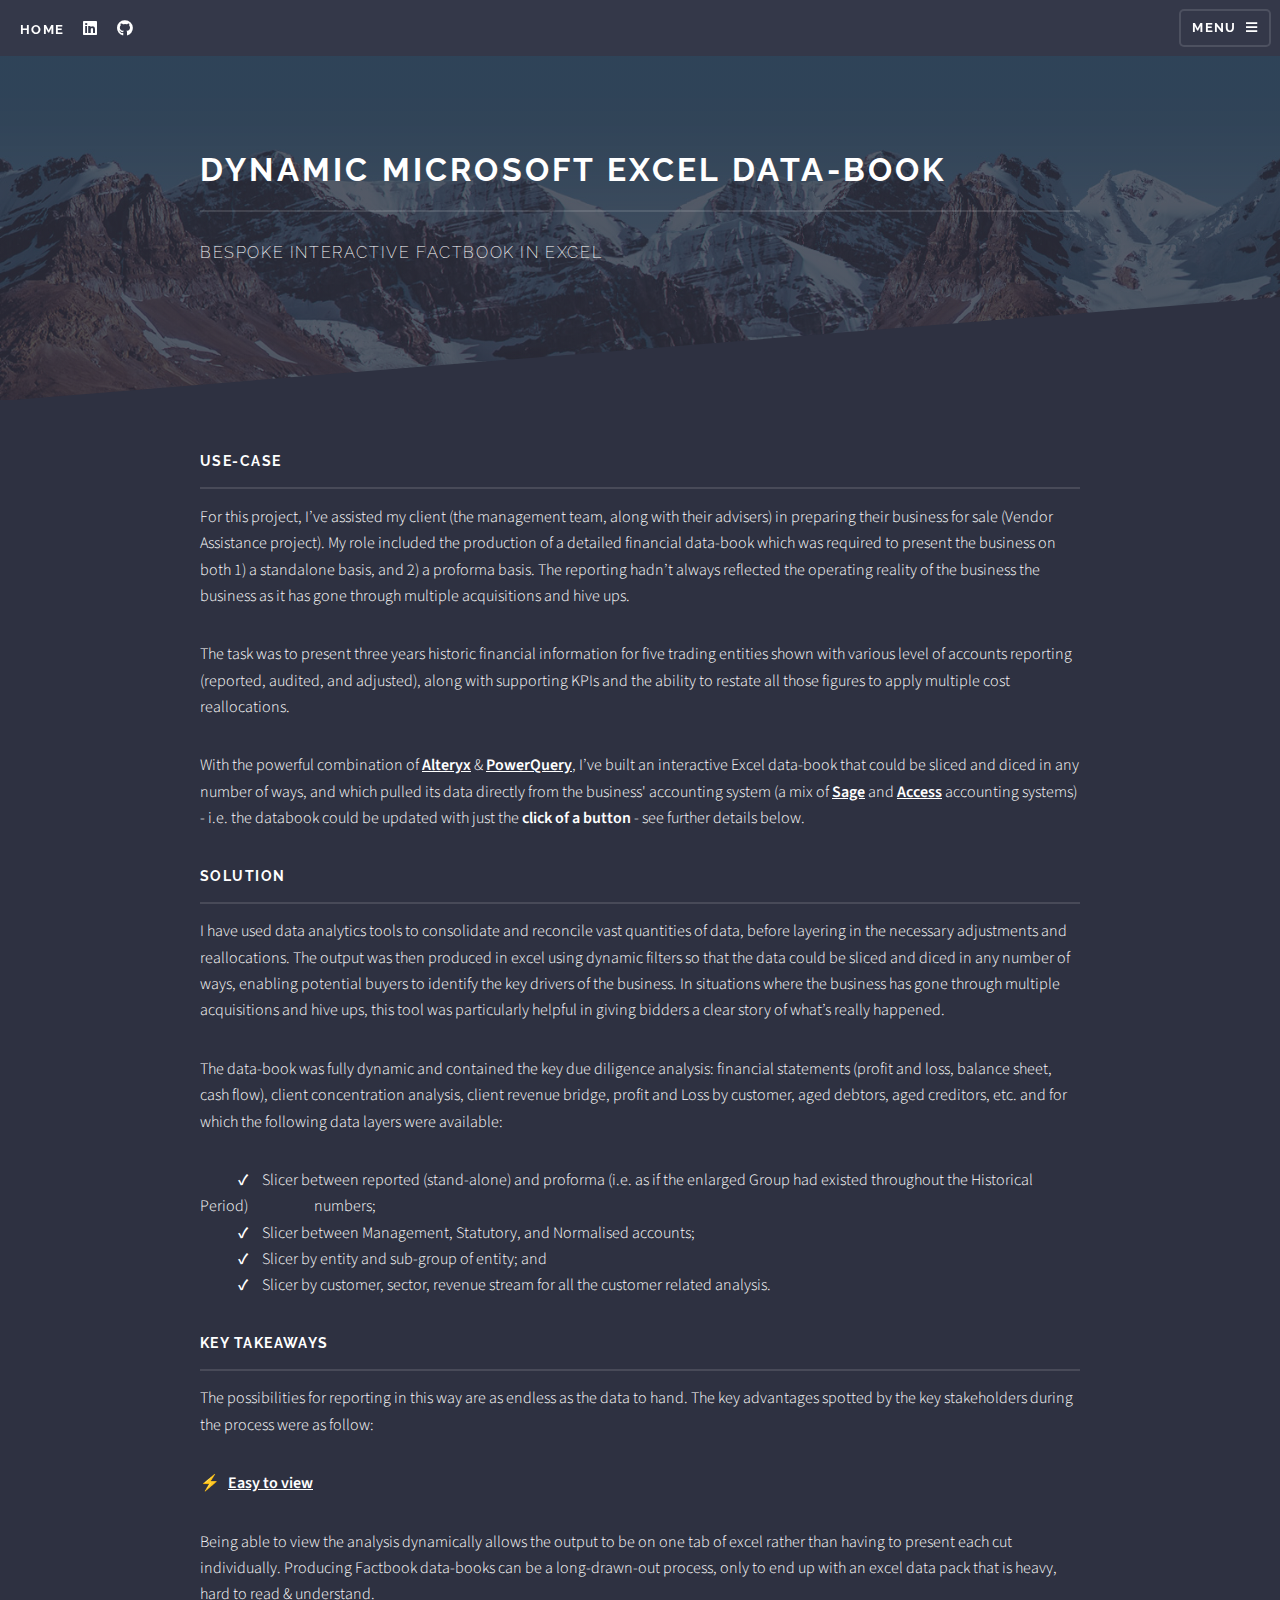
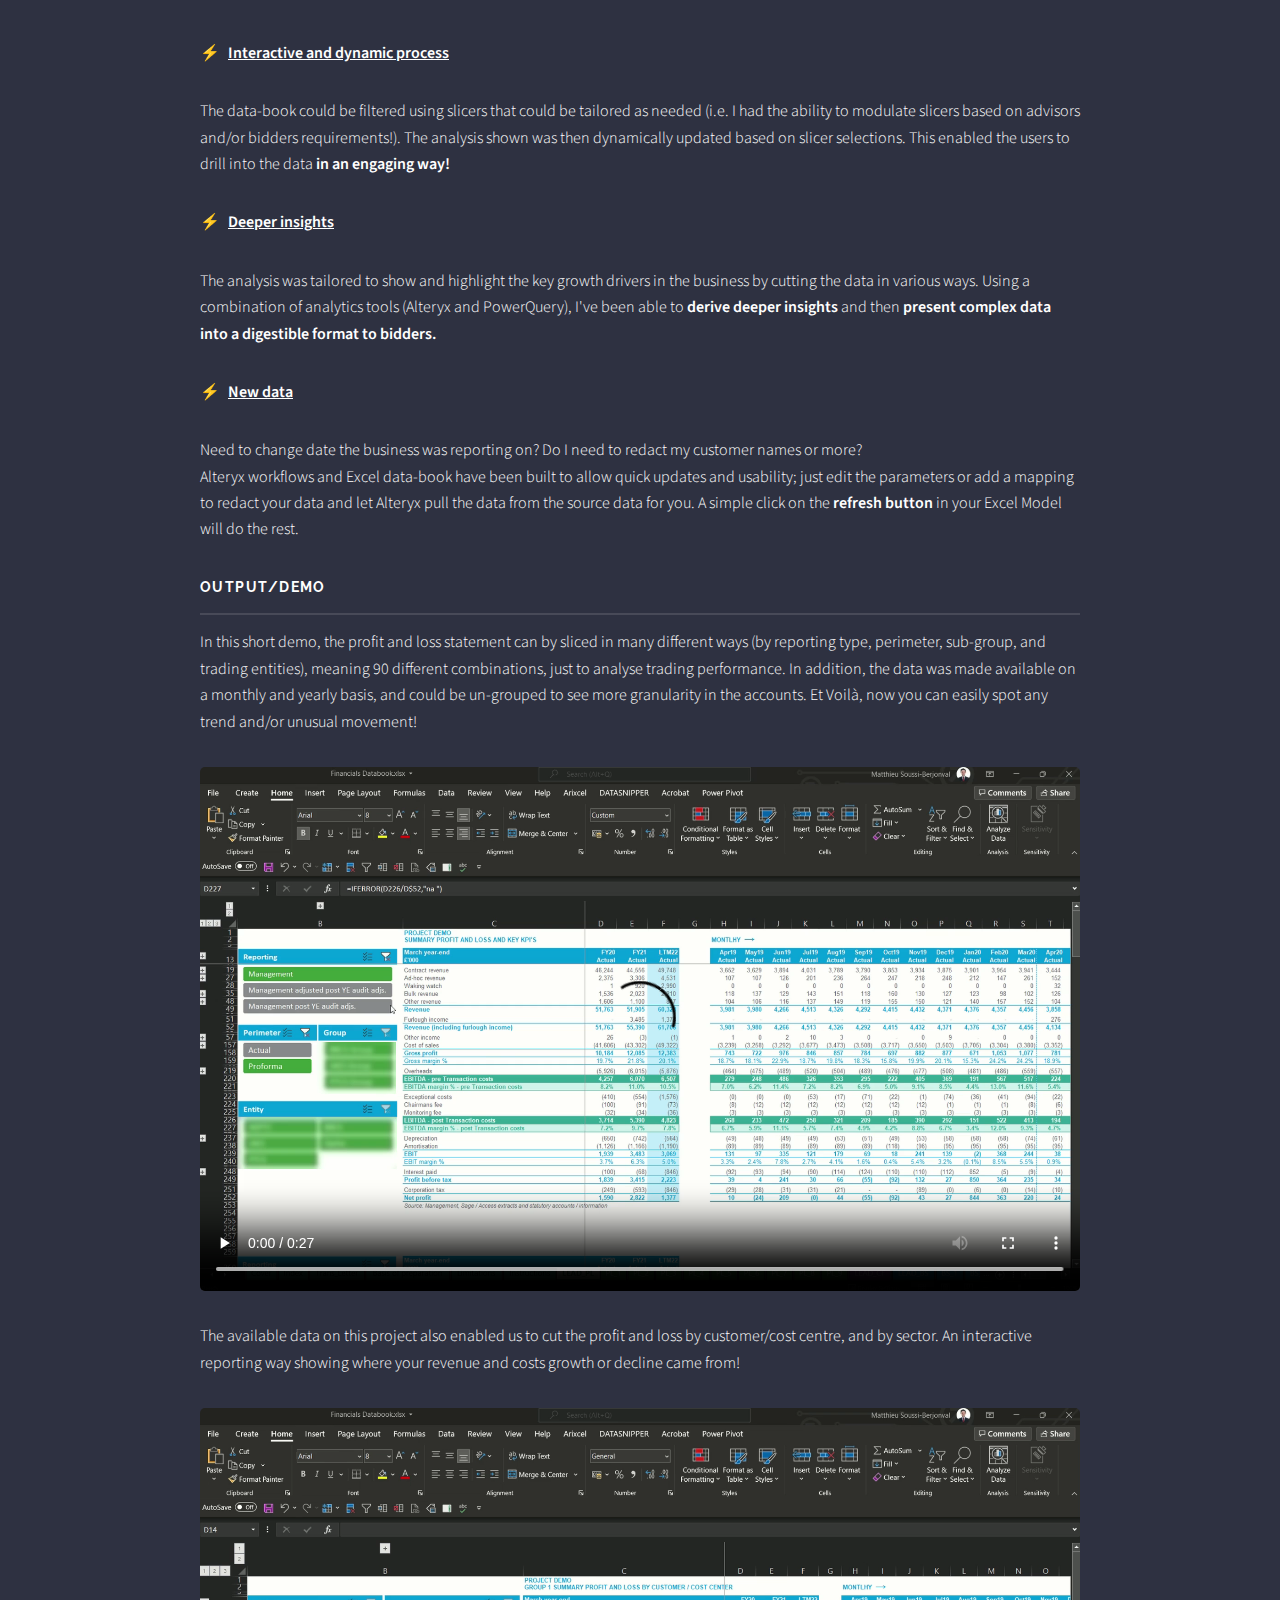
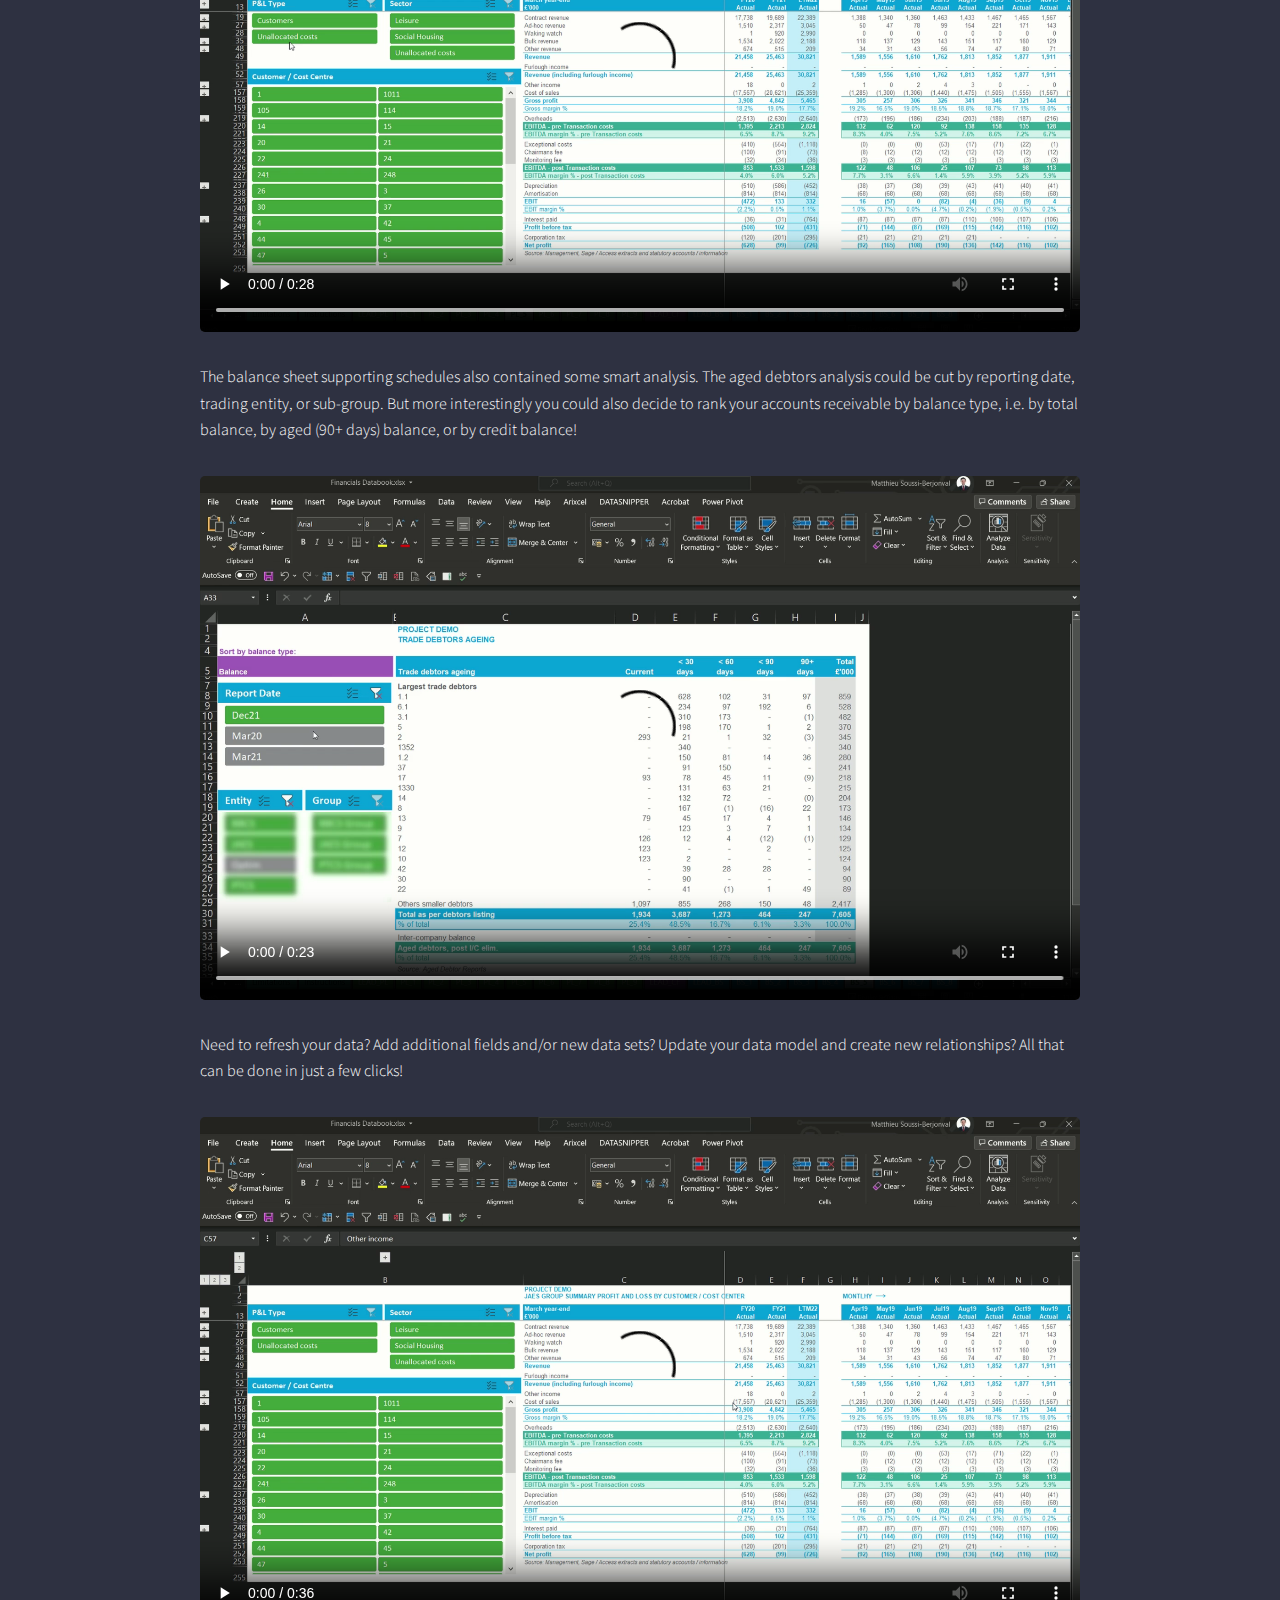
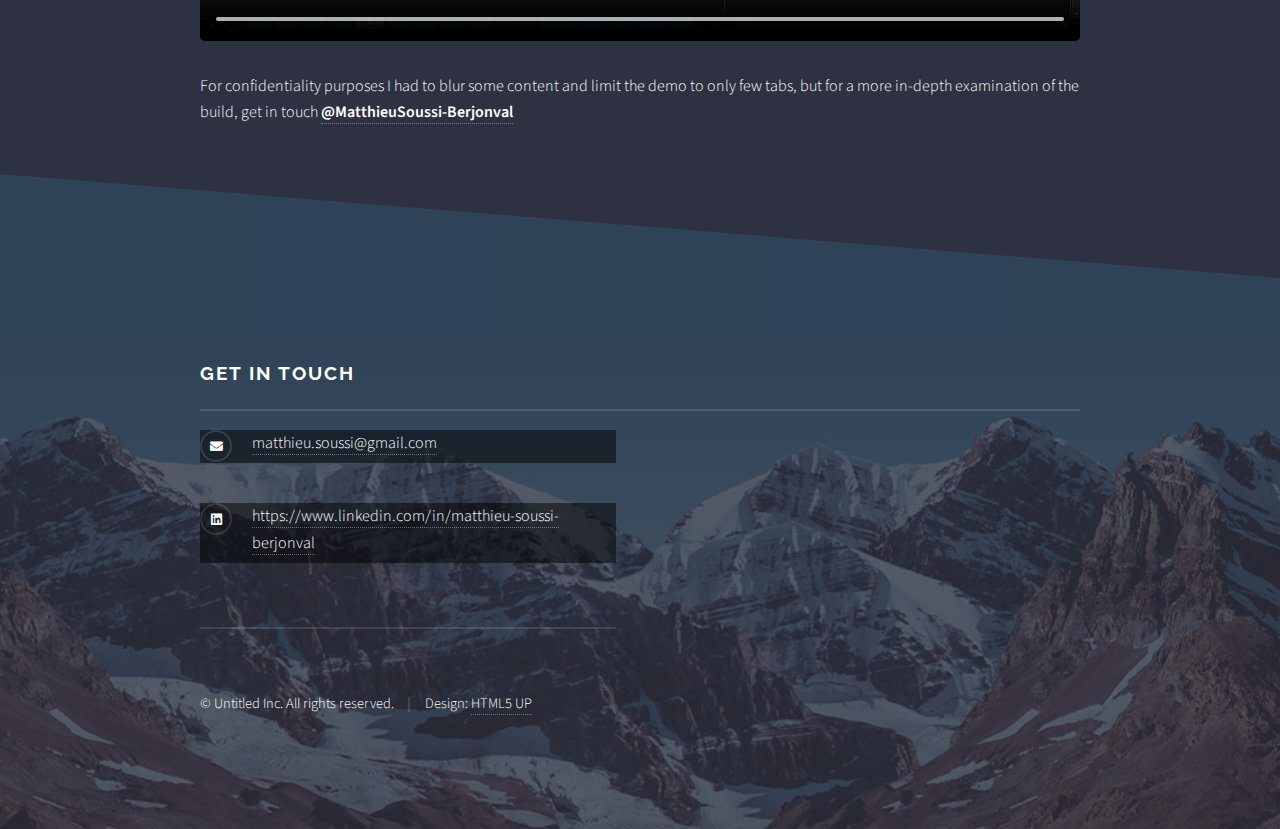
<file: project_one.html>
<!DOCTYPE HTML>
<!--
	Solid State by HTML5 UP
	html5up.net | @ajlkn
	Free for personal and commercial use under the CCA 3.0 license (html5up.net/license)
-->
<html>
	<head>
		<!-- Global site tag (gtag.js) - Google Analytics -->
		<script async src="https://www.googletagmanager.com/gtag/js?id=G-4XRPD3TP16"></script>
		<script>
		window.dataLayer = window.dataLayer || [];
		function gtag(){dataLayer.push(arguments);}
		gtag('js', new Date());

		gtag('config', 'G-4XRPD3TP16');
		</script>
		<title>Dynamic data-book</title>
		<meta charset="utf-8" />
		<meta name="viewport" content="width=device-width, initial-scale=1, user-scalable=no" />
		<link rel="stylesheet" href="assets/css/main.css" />
		<noscript><link rel="stylesheet" href="assets/css/noscript.css" /></noscript>
		<link rel="apple-touch-icon" sizes="180x180" href="images/MSB.png">
		<link rel="icon" type="image/png" sizes="32x32" href="images/favicon-32x32.png">
		<link rel="icon" type="image/png" sizes="16x16" href="images/favicon-16x16.png">
		<link rel="manifest" href="images/site.webmanifest">
	</head>
	<body class="is-preload">

		<!-- Page Wrapper -->
			<div id="page-wrapper">

				<!-- Header -->
					<header id="header">
						<ul class="icons">
							<li><h1><a href="index.html">Home</a></h1></li>
							<li><h1><a href="https://www.linkedin.com/in/matthieu-soussi-berjonval-6947112b/" class="icon brands fa-linkedin" target="_blank"></a></h1></li>
							<li><h1><a href="https://github.com/Matthieu-SB?tab=projects" class="icon brands fa-github" target="_blank"></a></h1></li>
						</ul>
						<nav>
							<a href="#menu">Menu</a>
						</nav>
					</header>

				<!-- Menu -->
					<nav id="menu">
						<div class="inner">
							<h2>Menu</h2>
							<ul class="links">
								<li><a href="index.html#banner">Home</a></li>
								<li><a href="index.html#to-the-projects">Projects</a></li>
								<li><a href="index.html#footer">Contact</a></li>
								<li><a href="courses.html">Accreditations</a></li>
							</ul>
							<a href="#" class="close">Close</a>
						</div>
					</nav>

				<!-- Wrapper -->
					<section id="wrapper">
						<header>
							<div class="inner">
								<h2>DYNAMIC MICROSOFT EXCEL DATA-BOOK</h2>
								<p>BESPOKE INTERACTIVE FACTBOOK IN EXCEL</p>
							</div>
						</header>

						<!-- Content -->
							<div class="wrapper">
								<div class="inner">

									<h3 class="major">Use-case</h3>
									<p>For this project, I’ve assisted my client (the management team, along with their advisers) in preparing their business for sale (Vendor Assistance project). My role included the production of a detailed financial data-book which was required to present the business on both 1) a standalone basis, and 2) a proforma basis. The reporting hadn’t always reflected the operating reality of the business the business as it has gone through multiple acquisitions and hive ups.</p>
									<p>The task was to present three years historic financial information for five trading entities shown with various level of accounts reporting (reported, audited, and adjusted), along with supporting KPIs and the ability to restate all those figures to apply multiple cost reallocations.</p>
									<p> With the powerful combination of <b><u>Alteryx</u></b> & <b><u>PowerQuery</u></b>, I’ve built an interactive Excel data-book that could be sliced and diced in any number of ways, and which pulled its data directly from the business' accounting system (a mix of <u><b>Sage</b></u> and <u><b>Access</b></u> accounting systems) - i.e. the databook could be updated with just the <b>click of a button</b> - see further details below.</p>
									
									<h3 class="major">Solution</h3>
									<p>I have used data analytics tools to consolidate and reconcile vast quantities of data, before layering in the necessary adjustments and reallocations. 
										The output was then produced in excel using dynamic filters so that the data could be sliced and diced in any number of ways, enabling potential buyers to identify the key drivers of the business. In situations where the business has gone through multiple acquisitions and hive ups, this tool was particularly helpful in giving bidders a clear story of what’s really happened.</p>
									<p> The data-book was fully dynamic and contained the key due diligence analysis: financial statements (profit and loss, balance sheet, cash flow), client concentration analysis, client revenue bridge, profit and Loss by customer, aged debtors, aged creditors, etc. and for which the following data layers were available:</p>
									<p> &emsp; &emsp; &#10004; &ensp; Slicer between reported (stand-alone) and proforma (i.e. as if the enlarged Group had existed throughout the Historical Period) &nbsp; &emsp; &emsp; &emsp; numbers;
									<br> &emsp; &emsp; &#10004; &ensp; Slicer between Management, Statutory, and Normalised accounts;
									<br> &emsp; &emsp; &#10004; &ensp; Slicer by entity and sub-group of entity; and
									<br> &emsp; &emsp; &#10004; &ensp; Slicer by customer, sector, revenue stream for all the customer related analysis. </p>
									
									<h3 class="major">Key takeaways</h3>
                                    <p>The possibilities for reporting in this way are as endless as the data to hand. The key advantages spotted by the key stakeholders during the process were as follow:</p>
									
									<p>&#9889;&ensp;<u><b>Easy to view</u></b></p>
									<p>Being able to view the analysis dynamically allows the output to be on one tab of excel rather than having to present each cut individually. 
									Producing Factbook data-books can be a long-drawn-out process, only to end up with an excel data pack that is heavy, hard to read & understand.</p>

									<p>&#9889;&ensp;<u><b>Interactive and dynamic process</u></b></p>
                                    <p>The data-book could be filtered using slicers that could be tailored as needed (i.e. I  had the ability to modulate slicers based on advisors and/or bidders requirements!).
									The analysis shown was then dynamically updated based on slicer selections.
                                    This enabled the users to drill into the data <b>in an engaging way!</b></p>
									
                                    <p>&#9889;&ensp;<u><b>Deeper insights</b></u></p>
                                    <p>The analysis was tailored to show and highlight the key growth drivers in the business by cutting the data in various ways.
									Using a combination of analytics tools (Alteryx and PowerQuery), I've been able to <b>derive deeper insights</b> and then <b>present complex data into a digestible format to bidders.</b></p>
                                                                        
									<p>&#9889;&ensp;<u><b>New data</u></b></p>
									<p>Need to change date the business was reporting on? Do I need to redact my customer names or more?
									<br> Alteryx workflows and Excel data-book have been built to allow quick updates and usability; just edit the parameters or add a mapping to redact your data and let Alteryx pull the data from the source data for you. A simple click on the <b>refresh button</b> in your Excel Model will do the rest. </p>
																		
									<h3 class="major">Output/Demo</h3>
									<p>In this short demo, the profit and loss statement can by sliced in many different ways (by reporting type, perimeter, sub-group, and trading entities), meaning 90 different combinations, just to analyse trading performance. In addition, the data was made available on a monthly and yearly basis, and could be un-grouped to see more granularity in the accounts. Et Voilà, now you can easily spot any trend and/or unusual movement!</p>
									<video class="image fit" controls autoplay loop>
										<source src="Videos/P2-1 Output.mp4" type="video/mp4">
									</video>
									<p>The available data on this project also enabled us to cut the profit and loss by customer/cost centre, and by sector. An interactive reporting way showing where your revenue and costs growth or decline came from! </p>
									<video class="image fit" controls autoplay loop>
										<source src="Videos/P2-2_Output.mp4" type="video/mp4">
									</video>
									<p>The balance sheet supporting schedules also contained some smart analysis. The aged debtors analysis could be cut by reporting date, trading entity, or sub-group. But more interestingly you could also decide to rank your accounts receivable by balance type, i.e. by total balance, by aged (90+ days) balance, or by credit balance!</p>
									<video class="image fit" controls autoplay loop>
										<source src="Videos/P2-3 Output.mp4" type="video/mp4">
									</video>
									<p>Need to refresh your data? Add additional fields and/or new data sets? Update your data model and create new relationships? All that can be done in just a few clicks!</p>
									<video class="image fit" controls autoplay loop>
										<source src="Videos/P2-4_Output.mp4" type="video/mp4">
									</video>
									<p> For confidentiality purposes I had to blur some content and limit the demo to only few tabs, but for a more in-depth examination of the build, get in touch <a href="https://www.linkedin.com/in/matthieu-soussi-berjonval-6947112b/" target="_blank"><b>@MatthieuSoussi-Berjonval</b></a> </p>	
								</div>
							</div>

					</section>

				<!-- Footer -->
					<section id="footer">
						<div class="inner">
							<h2 class="major">Get in touch</h2>
							<ul class="contact">
								<li id=indexpage class="icon solid fa-envelope"><a href="mailto:matthieu.soussi@gmail.com">matthieu.soussi@gmail.com</a></li>
								<li id=indexpage class="icon brands fa-linkedin"><a href="https://www.linkedin.com/in/matthieu-soussi-berjonval-6947112b/" target="_blank">https://www.linkedin.com/in/matthieu-soussi-berjonval</a></li>
							<ul class="copyright">
								<li>&copy; Untitled Inc. All rights reserved.</li><li>Design: <a href="http://html5up.net" target="_blank">HTML5 UP</a></li>
							</ul>
						</div>
					</section>

			</div>

		<!-- Scripts -->
			<script src="assets/js/jquery.min.js"></script>
			<script src="assets/js/jquery.scrollex.min.js"></script>
			<script src="assets/js/browser.min.js"></script>
			<script src="assets/js/breakpoints.min.js"></script>
			<script src="assets/js/util.js"></script>
			<script src="assets/js/main.js"></script>
			<script>
			var vid = document.getElementById("PBI_param_vid");
				vid.playbackRate = 2.0;
			</script> 

	</body>
</html>
</file>
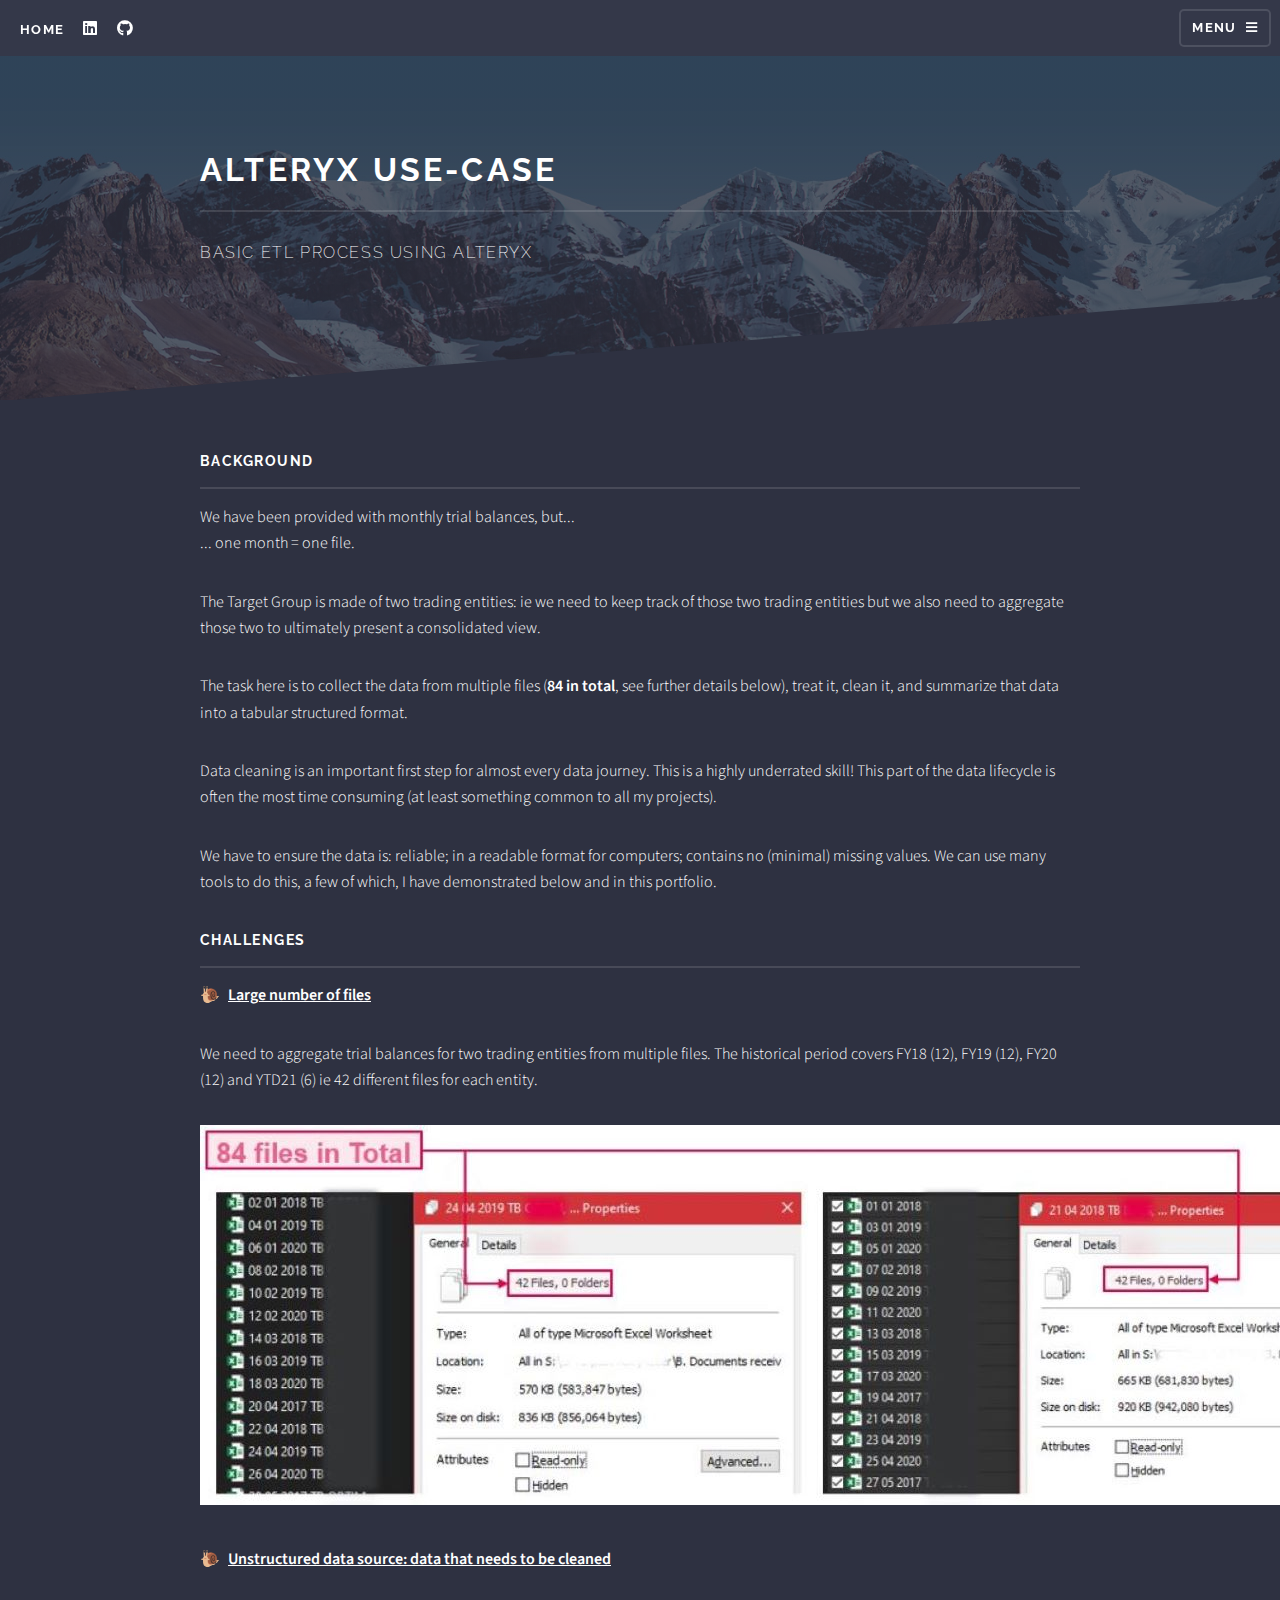
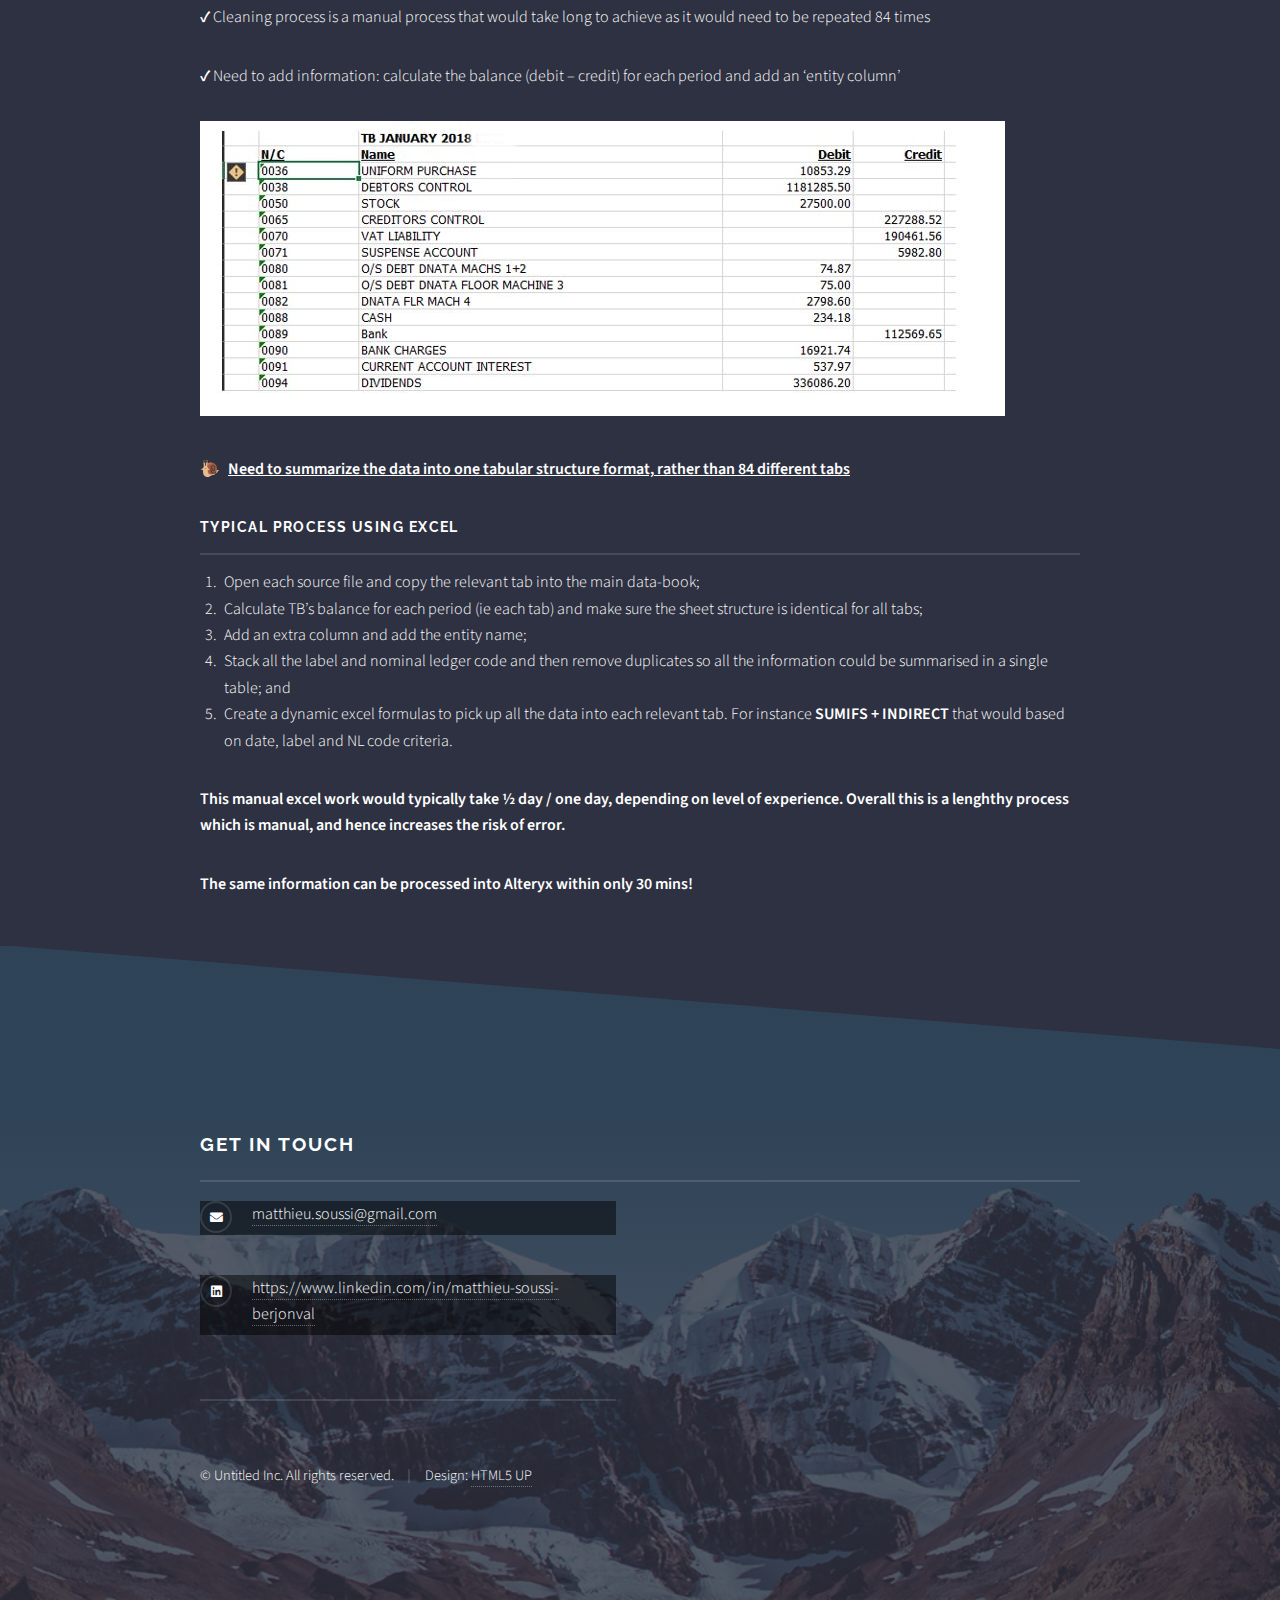
<file: project_other_Alteryx.html>
<!DOCTYPE HTML>
<!--
	Solid State by HTML5 UP
	html5up.net | @ajlkn
	Free for personal and commercial use under the CCA 3.0 license (html5up.net/license)
-->
<html>
	<head>
		<!-- Global site tag (gtag.js) - Google Analytics -->
		<script async src="https://www.googletagmanager.com/gtag/js?id=G-4XRPD3TP16"></script>
		<script>
		window.dataLayer = window.dataLayer || [];
		function gtag(){dataLayer.push(arguments);}
		gtag('js', new Date());

		gtag('config', 'G-4XRPD3TP16');
		</script>
		<title>Alteryx use-case</title>
		<meta charset="utf-8" />
		<meta name="viewport" content="width=device-width, initial-scale=1, user-scalable=no" />
		<link rel="stylesheet" href="assets/css/main.css" />
		<noscript><link rel="stylesheet" href="assets/css/noscript.css" /></noscript>
		<link rel="apple-touch-icon" sizes="180x180" href="images/MSB.png">
		<link rel="icon" type="image/png" sizes="32x32" href="images/favicon-32x32.png">
		<link rel="icon" type="image/png" sizes="16x16" href="images/favicon-16x16.png">
		<link rel="manifest" href="images/site.webmanifest">
	</head>
	<body class="is-preload">

		<!-- Page Wrapper -->
			<div id="page-wrapper">

				<!-- Header -->
					<header id="header">
						<ul class="icons">
							<li><h1><a href="index.html">Home</a></h1></li>
							<li><h1><a href="https://www.linkedin.com/in/matthieu-soussi-berjonval-6947112b/" class="icon brands fa-linkedin" target="_blank"></a></h1></li>
							<li><h1><a href="https://github.com/Matthieu-SB?tab=projects" class="icon brands fa-github" target="_blank"></a></h1></li>
						</ul>
						<nav>
							<a href="#menu">Menu</a>
						</nav>
					</header>

				<!-- Menu -->
					<nav id="menu">
						<div class="inner">
							<h2>Menu</h2>
							<ul class="links">
								<li><a href="index.html#banner">Home</a></li>
								<li><a href="index.html#to-the-projects">Projects</a></li>
								<li><a href="index.html#footer">Contact</a></li>
								<li><a href="courses.html">Accreditations</a></li>
							</ul>
							<a href="#" class="close">Close</a>
						</div>
					</nav>

				<!-- Wrapper -->
					<section id="wrapper">
						<header>
							<div class="inner">
								<h2>Alteryx use-case</h2>
								<p>Basic ETL process using Alteryx</p>
							</div>
						</header>

						<!-- Content -->
							<div class="wrapper">
								<div class="inner">

									<h3 class="major">Background</h3>
									<p>We have been provided with monthly trial balances, but...
									<br>... one month = one file.</p>
									<p>The Target Group is made of two trading entities: ie we need to keep track of those two trading entities but we also need to aggregate those two to ultimately present a consolidated view.</b></p>
									<p>The task here is to collect the data from multiple files (<b>84 in total</b>, see further details below), treat it, clean it, and summarize that data into a tabular structured format.</b></p>
									<p>Data cleaning is an important first step for almost every data journey. This is a highly underrated skill! This part of the data lifecycle is often the most time consuming (at least something common to all my projects).</p>
									<p>We have to ensure the data is: reliable; in a readable format for computers; contains no (minimal) missing values. We can use many tools to do this, a few of which, I have demonstrated below and in this portfolio.</p>
									<h3 class="major">Challenges</h3>
                                    <p>&#128012;&ensp;<b><u>Large number of files</u></b>
									<p> We need to aggregate trial balances for two trading entities from multiple files. The historical period covers FY18 (12), FY19 (12), FY20 (12) and YTD21 (6) ie 42 different files for each entity.</p>
									<p><img class="test" src="images/Other project1.JPG" alt=""></p>
									<p>&#128012;&ensp;<b><u>Unstructured data source: data that needs to be cleaned</u></b>
										<p> &#10004; Cleaning process is a manual process that would take long to achieve as it would need to be repeated 84 times</p>
										<p> &#10004; Need to add information: calculate the balance (debit – credit) for each period and add an ‘entity column’</p>
										<p><img class="test" src="images/Other project2.JPG" alt=""></p>
										<p>&#128012;&ensp;<b><u>Need to summarize the data into one tabular structure format, rather than 84 different tabs</u></b>
										
									
									
                                  
                                    
									<h3 class="major">Typical process using Excel</h3>
									<ol>
										<li>Open each source file and copy the relevant tab into the main data-book;</li>
										<li>Calculate TB’s balance for each period (ie each tab) and make sure the sheet structure is identical for all tabs;</li>
										<li>Add an extra column and add the entity name;</li>
										<li>Stack all the label and nominal ledger code and then remove duplicates so all the information could be summarised in a single table; and</li>
										<li>Create a dynamic excel formulas to pick up all the data into each relevant tab. For instance <b>SUMIFS + INDIRECT</b> that would based on date, label and NL code criteria.</li>
									</ol>
									
									<p><b>This manual excel work would typically take ½ day / one day, depending on level of experience. Overall this is a lenghthy process which is manual, and hence increases the risk of error.</b></p>
								
									<p><b>The same information can be processed into Alteryx within only 30 mins!</b></p>
																										
								</div>
							</div>

					</section>

				<!-- Footer -->
					<section id="footer">
						<div class="inner">
							<h2 class="major">Get in touch</h2>
							<ul class="contact">
								<li id=indexpage class="icon solid fa-envelope"><a href="mailto:matthieu.soussi@gmail.com">matthieu.soussi@gmail.com</a></li>
								<li id=indexpage class="icon brands fa-linkedin"><a href="https://www.linkedin.com/in/matthieu-soussi-berjonval-6947112b/" target="_blank">https://www.linkedin.com/in/matthieu-soussi-berjonval</a></li>
							<ul class="copyright">
								<li>&copy; Untitled Inc. All rights reserved.</li><li>Design: <a href="http://html5up.net" target="_blank">HTML5 UP</a></li>
							</ul>
						</div>
					</section>

			</div>

		<!-- Scripts -->
			<script src="assets/js/jquery.min.js"></script>
			<script src="assets/js/jquery.scrollex.min.js"></script>
			<script src="assets/js/browser.min.js"></script>
			<script src="assets/js/breakpoints.min.js"></script>
			<script src="assets/js/util.js"></script>
			<script src="assets/js/main.js"></script>
			<script>
			var vid = document.getElementById("PBI_param_vid");
				vid.playbackRate = 2.0;
			</script> 

	</body>
</html>
</file>
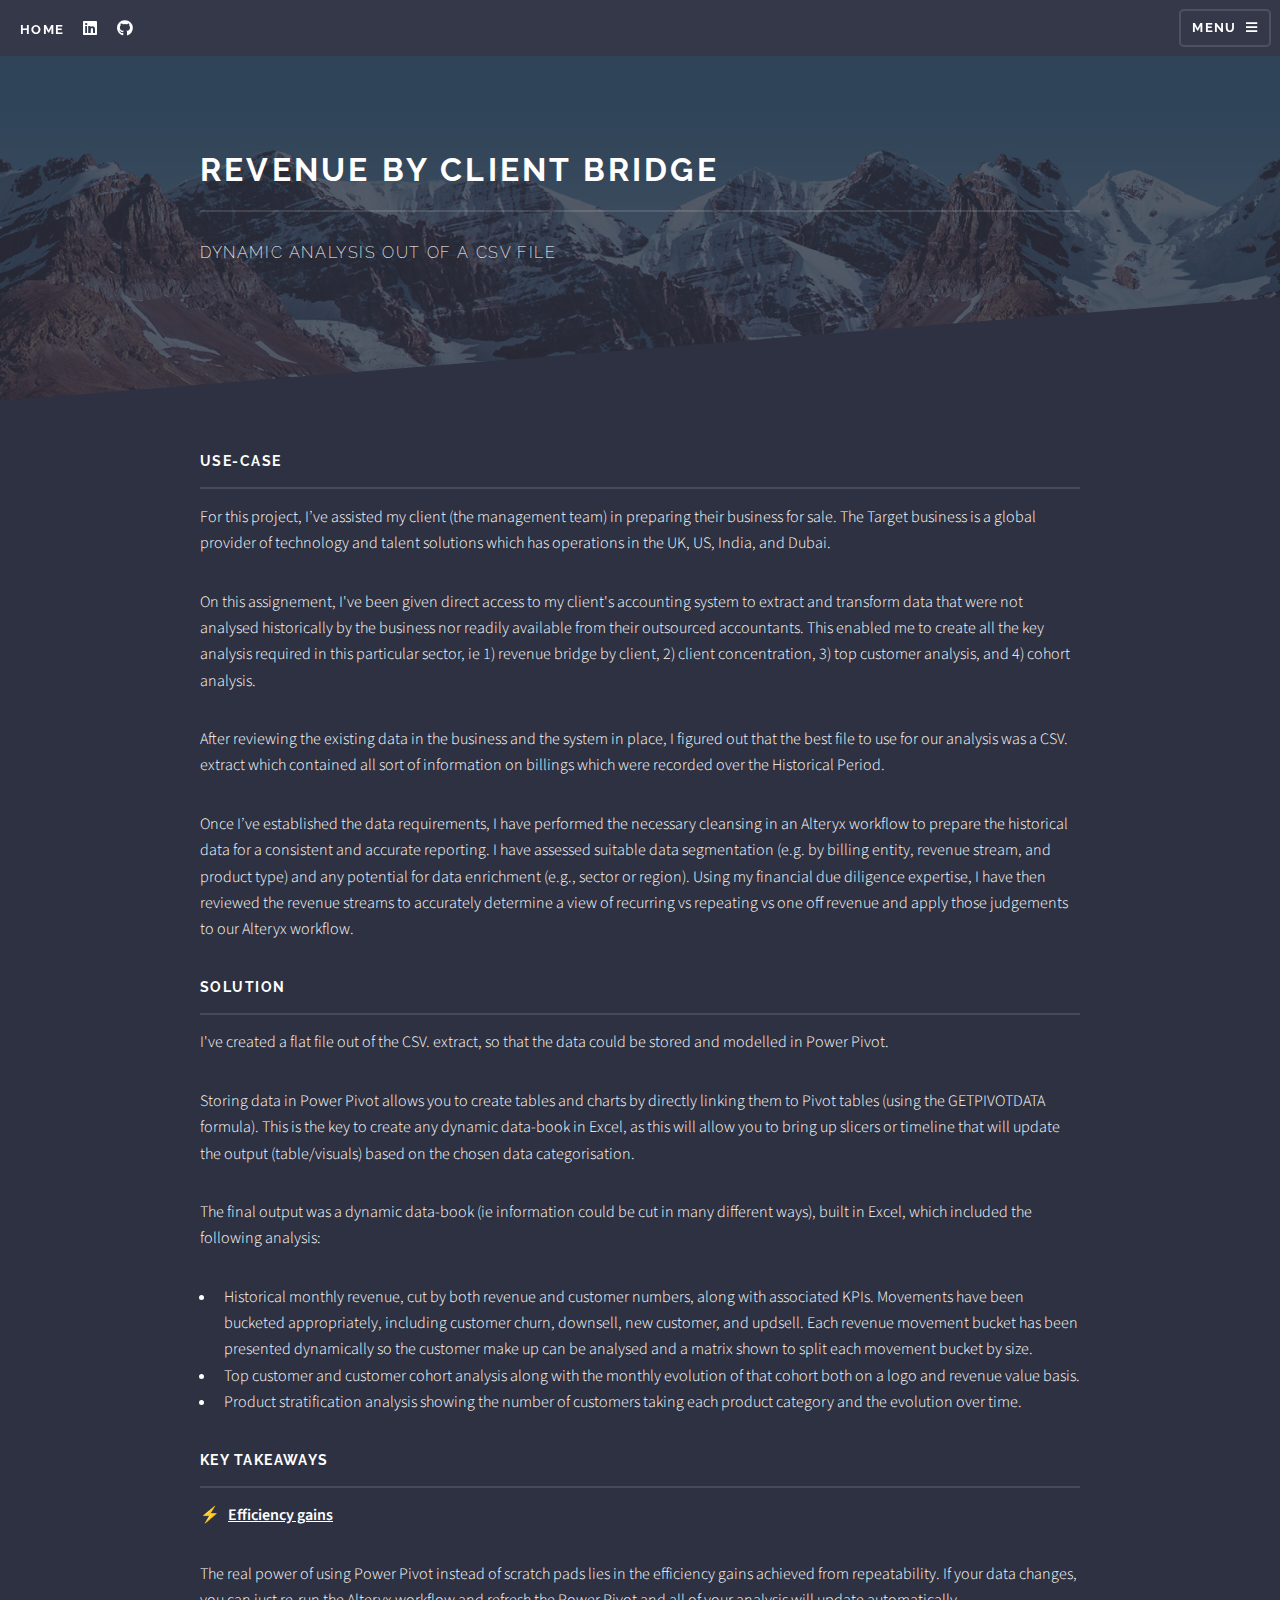
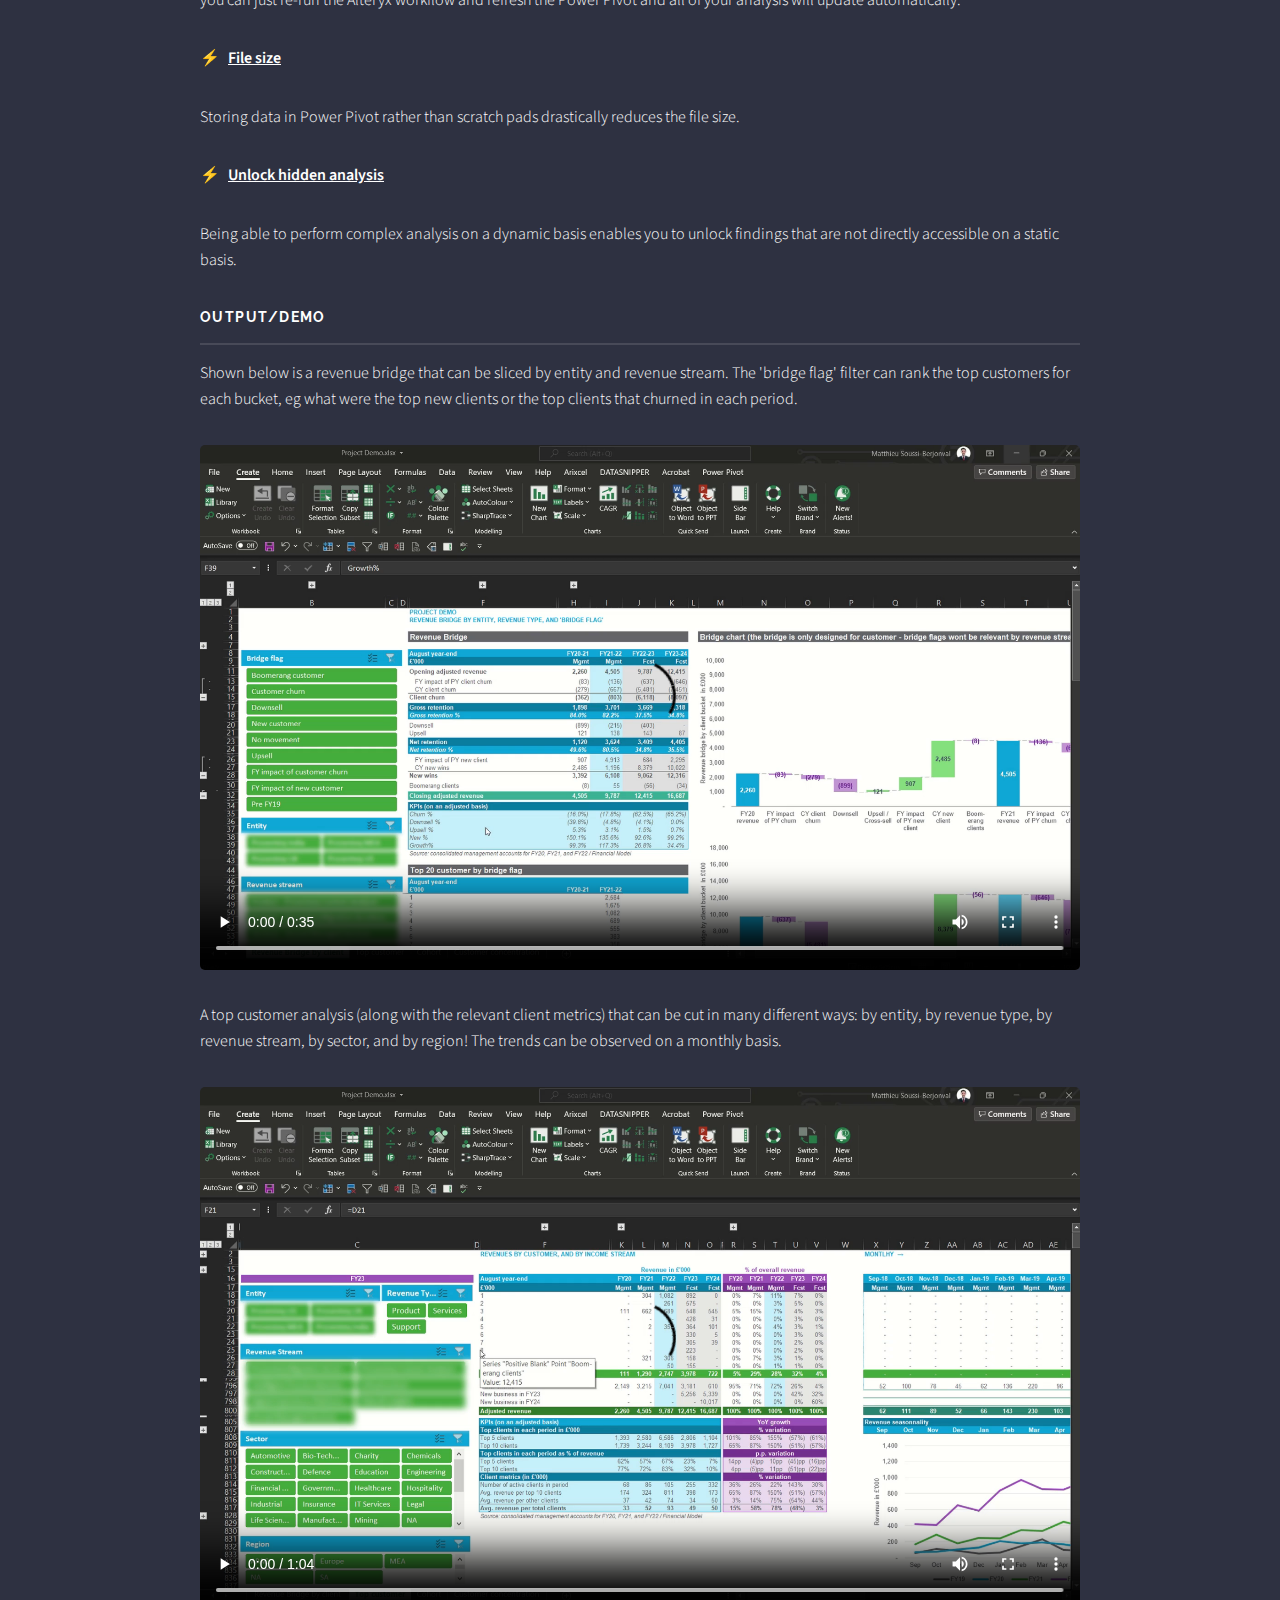
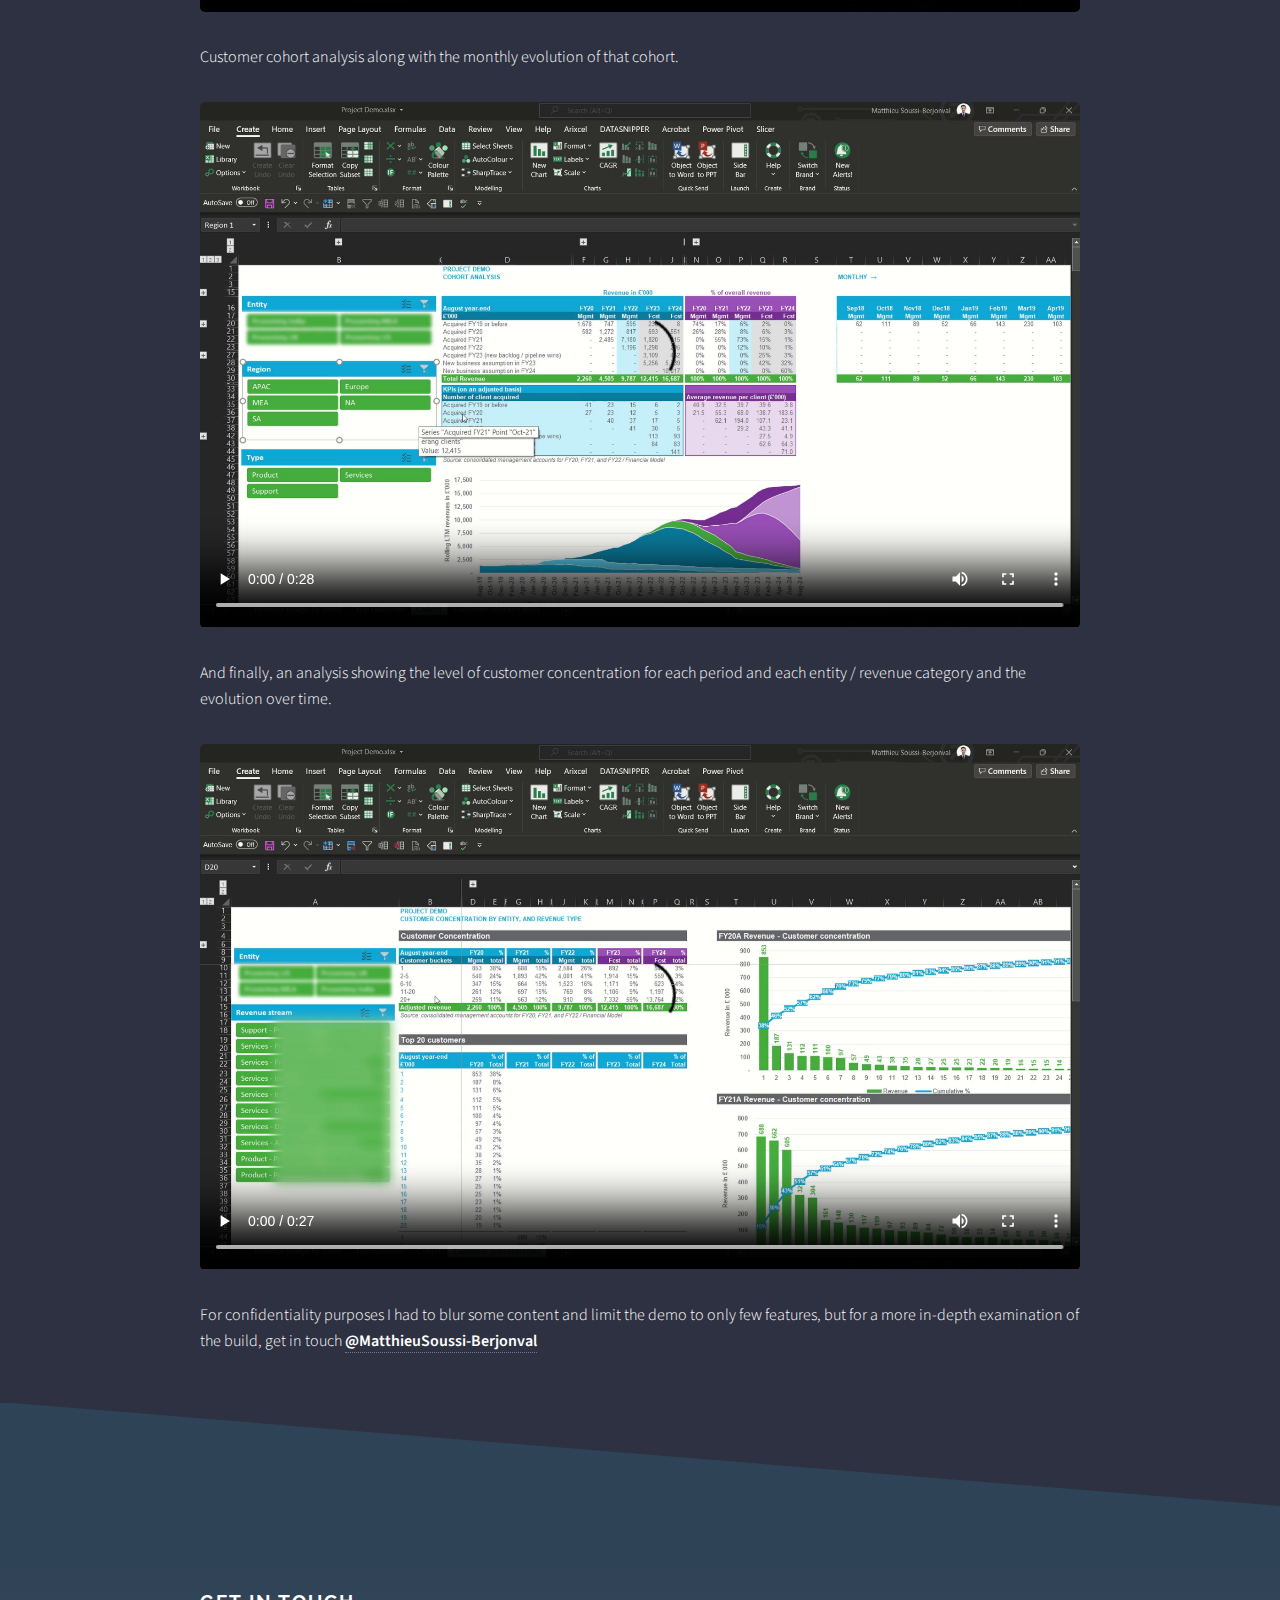
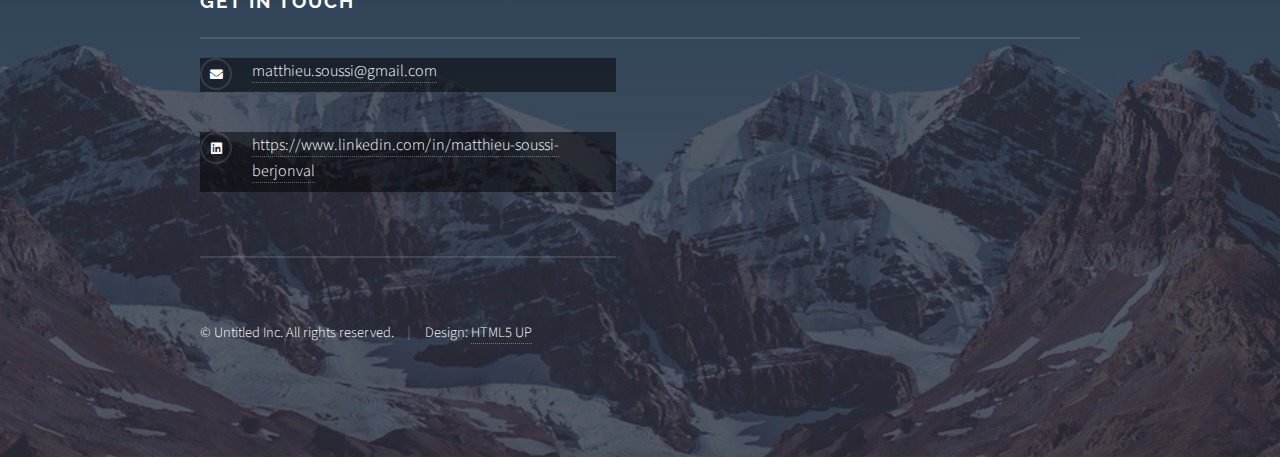
<file: project_three.html>
<!DOCTYPE HTML>
<!--
	Solid State by HTML5 UP
	html5up.net | @ajlkn
	Free for personal and commercial use under the CCA 3.0 license (html5up.net/license)
-->
<html>
	<head>
		<!-- Global site tag (gtag.js) - Google Analytics -->
		<script async src="https://www.googletagmanager.com/gtag/js?id=G-4XRPD3TP16"></script>
		<script>
		window.dataLayer = window.dataLayer || [];
		function gtag(){dataLayer.push(arguments);}
		gtag('js', new Date());

		gtag('config', 'G-4XRPD3TP16');
		</script>
		<title>ARR customer bridge</title>
		<meta charset="utf-8" />
		<meta name="viewport" content="width=device-width, initial-scale=1, user-scalable=no" />
		<link rel="stylesheet" href="assets/css/main.css" />
		<noscript><link rel="stylesheet" href="assets/css/noscript.css" /></noscript>
		<link rel="apple-touch-icon" sizes="180x180" href="images/MSB.png">
		<link rel="icon" type="image/png" sizes="32x32" href="images/favicon-32x32.png">
		<link rel="icon" type="image/png" sizes="16x16" href="images/favicon-16x16.png">
		<link rel="manifest" href="images/site.webmanifest">
	</head>
	<body class="is-preload">

		<!-- Page Wrapper -->
			<div id="page-wrapper">

				<!-- Header -->
					<header id="header">
						<ul class="icons">
							<li><h1><a href="index.html">Home</a></h1></li>
							<li><h1><a href="https://www.linkedin.com/in/matthieu-soussi-berjonval-6947112b/" class="icon brands fa-linkedin" target="_blank"></a></h1></li>
							<li><h1><a href="https://github.com/Matthieu-SB?tab=projects" class="icon brands fa-github" target="_blank"></a></h1></li>
						</ul>
						<nav>
							<a href="#menu">Menu</a>
						</nav>
					</header>

				<!-- Menu -->
					<nav id="menu">
						<div class="inner">
							<h2>Menu</h2>
							<ul class="links">
								<li><a href="index.html#banner">Home</a></li>
								<li><a href="index.html#to-the-projects">Projects</a></li>
								<li><a href="index.html#footer">Contact</a></li>
								<li><a href="courses.html">Accreditations</a></li>
							</ul>
							<a href="#" class="close">Close</a>
						</div>
					</nav>

				<!-- Wrapper -->
					<section id="wrapper">
						<header>
							<div class="inner">
								<h2>REVENUE BY CLIENT BRIDGE</h2>
								<p>DYNAMIC ANALYSIS OUT OF A CSV FILE</p>
							</div>
						</header>

						<!-- Content -->
							<div class="wrapper">
								<div class="inner">

									<h3 class="major">Use-case</h3>
									<p>For this project, I’ve assisted my client (the management team) in preparing their business for sale. 
									The Target business is a global provider of technology and talent solutions which has operations in the UK, US, India, and Dubai. </p>
									<p>On this assignement, I've been given direct access to my client's accounting system to extract and transform data that were not analysed historically by the business nor readily available from their outsourced accountants.
									This enabled me to create all the key analysis required in this particular sector, ie 1) revenue bridge by client, 2) client concentration, 3) top customer analysis, and 4) cohort analysis.</p>
									<p>After reviewing the existing data in the business and the system in place, I figured out that the best file to use for our analysis was a CSV. extract
									which contained all sort of information on billings which were recorded over the Historical Period. </p>
									<p>Once I’ve established the data requirements, I have performed the necessary cleansing in an Alteryx workflow to prepare the historical data for a consistent and accurate reporting.
									I have assessed suitable data segmentation (e.g. by billing entity, revenue stream, and product type) and any potential for data enrichment (e.g., sector or region).
									Using my financial due diligence expertise, I have then reviewed the revenue streams to accurately determine a view of recurring vs repeating vs one off revenue
									and apply those judgements to our Alteryx workflow.</p>
																		
																		
									<h3 class="major">Solution</h3>
									<p>I've created a flat file out of the CSV. extract, so that the data could be stored and modelled in Power Pivot.</p>						
									<p>Storing data in Power Pivot allows you to create tables and charts by directly linking them to Pivot tables (using the GETPIVOTDATA formula).
									This is the key to create any dynamic data-book in Excel, as this will allow you to bring up slicers or timeline that will update the output (table/visuals) based on the chosen data categorisation.</p>
									<p>The final output was a dynamic data-book (ie information could be cut in many different ways), built in Excel, which included the following analysis:</p>
									<ul>
										<li>Historical monthly revenue, cut by both revenue and customer numbers, along with associated KPIs.
										Movements have been bucketed appropriately, including customer churn, downsell, new customer, and updsell. Each revenue movement bucket has been presented dynamically so the customer make up can be analysed and a matrix shown to split each movement bucket by size.</li>
										<li>Top customer and customer cohort analysis along with the monthly evolution of that cohort both on a logo and revenue value basis.</li>
										<li>Product stratification analysis showing the number of customers taking each product category and the evolution over time.</li>
									</ul>
									<h3 class="major">Key takeaways</h3>
                                    									
									<p>&#9889;&ensp;<u><b>Efficiency gains</u></b></p>
									<p>The real power of using Power Pivot instead of scratch pads lies in the efficiency gains achieved from repeatability.
									If your data changes, you can just re-run the Alteryx workflow and refresh the Power Pivot and all of your analysis will update automatically.</p>

									<p>&#9889;&ensp;<u><b>File size</u></b></p>
                                   					<p>Storing data in Power Pivot rather than scratch pads drastically reduces the file size.</p>
									
                                 					<p>&#9889;&ensp;<u><b>Unlock hidden analysis</b></u></p>
                                  					<p>Being able to perform complex analysis on a dynamic basis enables you to unlock findings that are not directly accessible on a static basis.</p>
                                                                        
																									
									<h3 class="major">Output/Demo</h3>
									<p> Shown below is a revenue bridge that can be sliced by entity and revenue stream. The 'bridge flag' filter can rank the top customers for each bucket, eg what were the top new clients or the top clients that churned in each period.</p>
									<video class="image fit" controls autoplay loop>
										<source src="Videos/P3-1_Output.mp4"  type="video/mp4">
									</video>
									<p>A top customer analysis (along with the relevant client metrics) that can be cut in many different ways: by entity, by revenue type, by revenue stream, by sector, and by region! The trends can be observed on a monthly basis.</p>
									<video class="image fit" controls autoplay loop>
										<source src="Videos/P3-2_Output.mp4" type="video/mp4">
									</video>
									<p>Customer cohort analysis along with the monthly evolution of that cohort.</p>
									<video class="image fit" controls autoplay loop>
										<source src="Videos/P3-3_Output.mp4" type="video/mp4">
									</video>
									<p>And finally, an analysis showing the level of customer concentration for each period and each entity / revenue category and the evolution over time.</p>
									<video class="image fit" controls autoplay loop>
										<source src="Videos/P3-4_Output.mp4" type="video/mp4">
									</video>
									<p> For confidentiality purposes I had to blur some content and limit the demo to only few features, but for a more in-depth examination of the build, get in touch <a href="https://www.linkedin.com/in/matthieu-soussi-berjonval-6947112b/" target="_blank"><b>@MatthieuSoussi-Berjonval</b></a> </p>	
								</div>
							</div>

					</section>

				<!-- Footer -->
					<section id="footer">
						<div class="inner">
							<h2 class="major">Get in touch</h2>
							<ul class="contact">
								<li id=indexpage class="icon solid fa-envelope"><a href="mailto:matthieu.soussi@gmail.com">matthieu.soussi@gmail.com</a></li>
								<li id=indexpage class="icon brands fa-linkedin"><a href="https://www.linkedin.com/in/matthieu-soussi-berjonval-6947112b/" target="_blank">https://www.linkedin.com/in/matthieu-soussi-berjonval</a></li>
							<ul class="copyright">
								<li>&copy; Untitled Inc. All rights reserved.</li><li>Design: <a href="http://html5up.net" target="_blank">HTML5 UP</a></li>
							</ul>
						</div>
					</section>

			</div>

		<!-- Scripts -->
			<script src="assets/js/jquery.min.js"></script>
			<script src="assets/js/jquery.scrollex.min.js"></script>
			<script src="assets/js/browser.min.js"></script>
			<script src="assets/js/breakpoints.min.js"></script>
			<script src="assets/js/util.js"></script>
			<script src="assets/js/main.js"></script>
			<script>
			var vid = document.getElementById("PBI_param_vid");
				vid.playbackRate = 2.0;
			</script> 

	</body>
</html>
</file>
<file: assets/css/noscript.css>
/*
	Solid State by HTML5 UP
	html5up.net | @ajlkn
	Free for personal and commercial use under the CCA 3.0 license (html5up.net/license)
*/

/* Banner */

body.is-preload #banner .logo {
	-moz-transform: none;
	-webkit-transform: none;
	-ms-transform: none;
	transform: none;
	opacity: 1;
}

body.is-preload #banner h2 {
	opacity: 1;
	-moz-transform: none;
	-webkit-transform: none;
	-ms-transform: none;
	transform: none;
	-moz-filter: none;
	-webkit-filter: none;
	-ms-filter: none;
	filter: none;
}

body.is-preload #banner h4 {
	opacity: 1;
	-moz-transform: none;
	-webkit-transform: none;
	-ms-transform: none;
	transform: none;
	-moz-filter: none;
	-webkit-filter: none;
	-ms-filter: none;
	filter: none;
}

body.is-preload #banner p {
	opacity: 01;
	-moz-transform: none;
	-webkit-transform: none;
	-ms-transform: none;
	transform: none;
	-moz-filter: none;
	-webkit-filter: none;
	-ms-filter: none;
	filter: none;
}
</file>
<file: assets/css/main.css>
@import url("fontawesome-all.min.css");
@import url("https://fonts.googleapis.com/css?family=Raleway:200,700|Source+Sans+Pro:300,600,300italic,600italic");

/*
	Solid State by HTML5 UP
	html5up.net | @ajlkn
	Free for personal and commercial use under the CCA 3.0 license (html5up.net/license)
*/

html, body, div, span, applet, object,
iframe, h1, h2, h3, h4, h5, h6, p, blockquote,
pre, a, abbr, acronym, address, big, cite,
code, del, dfn, em, img, ins, kbd, q, s, samp,
small, strike, strong, sub, sup, tt, var, b,
u, i, center, dl, dt, dd, ol, ul, li, fieldset,
form, label, legend, table, caption, tbody,
tfoot, thead, tr, th, td, article, aside,
canvas, details, embed, figure, figcaption,
footer, header, hgroup, menu, nav, output, ruby,
section, summary, time, mark, audio, video {
	margin: 0;
	padding: 0;
	border: 0;
	font-size: 100%;
	font: inherit;
	vertical-align: baseline;}

article, aside, details, figcaption, figure,
footer, header, hgroup, menu, nav, section {
	display: block;}

body {
	line-height: 1;
}

ol, ul {
	list-style: none;
}

blockquote, q {
	quotes: none;
}

	blockquote:before, blockquote:after, q:before, q:after {
		content: '';
		content: none;
	}

table {
	border-collapse: collapse;
	border-spacing: 0;
}

body {
	-webkit-text-size-adjust: none;
}

mark {
	background-color: transparent;
	color: inherit;
}

input::-moz-focus-inner {
	border: 0;
	padding: 0;
}

input, select, textarea {
	-moz-appearance: none;
	-webkit-appearance: none;
	-ms-appearance: none;
	appearance: none;
}

/* Basic */

	@-ms-viewport {
		width: device-width;
	}

	body {
		-ms-overflow-style: scrollbar;
	}

	@media screen and (max-width: 480px) {

		html, body {
			min-width: 320px;
		}

	}

	html {
		box-sizing: border-box;
	}

	*, *:before, *:after {
		box-sizing: inherit;
	}

	body {
		background-color: #2e3141;
		background-image: linear-gradient(to top, rgba(46, 49, 65, 0.8), rgba(46, 49, 65, 0.8)), url("../../images/bg.jpg");
		background-size: auto,
 cover;
		background-attachment: fixed,
 fixed;
		background-position: center,
 center;
	}

		body.is-preload *, body.is-preload *:before, body.is-preload *:after {
			-moz-animation: none !important;
			-webkit-animation: none !important;
			-ms-animation: none !important;
			animation: none !important;
			-moz-transition: none !important;
			-webkit-transition: none !important;
			-ms-transition: none !important;
			transition: none !important;
		}

	/* Tiles */

	.tiles {
		display: -moz-flex;
		display: -webkit-flex;
		display: -ms-flex;
		display: flex;
		-moz-flex-wrap: wrap;
		-webkit-flex-wrap: wrap;
		-ms-flex-wrap: wrap;
		flex-wrap: wrap;
		position: relative;
		margin: -2.5em 0 0 -2.5em;
	}

		.tiles article {
			-moz-transition: -moz-transform 0.5s ease, opacity 0.5s ease;
			-webkit-transition: -webkit-transform 0.5s ease, opacity 0.5s ease;
			-ms-transition: -ms-transform 0.5s ease, opacity 0.5s ease;
			transition: transform 0.5s ease, opacity 0.5s ease;
			position: relative;
			width: calc(33.33333% - 2.5em);
			margin: 2.5em 0 0 2.5em;
		}

			.tiles article > .image {
				-moz-transition: -moz-transform 0.5s ease;
				-webkit-transition: -webkit-transform 0.5s ease;
				-ms-transition: -ms-transform 0.5s ease;
				transition: transform 0.5s ease;
				position: relative;
				display: block;
				width: 100%;
				border-radius: 4px;
				overflow: hidden;
			}

				.tiles article > .image img {
					display: block;
					width: 100%;
				}

				.tiles article > .image:before {
					pointer-events: none;
					-moz-transition: background-color 0.5s ease, opacity 0.5s ease;
					-webkit-transition: background-color 0.5s ease, opacity 0.5s ease;
					-ms-transition: background-color 0.5s ease, opacity 0.5s ease;
					transition: background-color 0.5s ease, opacity 0.5s ease;
					content: '';
					display: block;
					position: absolute;
					top: 0;
					left: 0;
					width: 100%;
					height: 100%;
					opacity: 1.0;
					z-index: 1;
					opacity: 0.8;
				}

				.tiles article > .image:after {
					pointer-events: none;
					-moz-transition: opacity 0.5s ease;
					-webkit-transition: opacity 0.5s ease;
					-ms-transition: opacity 0.5s ease;
					transition: opacity 0.5s ease;
					content: '';
					display: block;
					position: absolute;
					top: 0;
					left: 0;
					width: 100%;
					height: 100%;
					background-image: url("data:image/svg+xml;charset=utf8,%3Csvg xmlns='http://www.w3.org/2000/svg' width='100' height='100' viewBox='0 0 100 100' preserveAspectRatio='none'%3E%3Cstyle%3Eline %7B stroke-width: 0.25px%3B stroke: %23ffffff%3B %7D%3C/style%3E%3Cline x1='0' y1='0' x2='100' y2='100' /%3E%3Cline x1='100' y1='0' x2='0' y2='100' /%3E%3C/svg%3E");
					background-position: center;
					background-repeat: no-repeat;
					background-size: 100% 100%;
					opacity: 0.25;
					z-index: 2;
				}

			.tiles article > a {
				display: -moz-flex;
				display: -webkit-flex;
				display: -ms-flex;
				display: flex;
				-moz-flex-direction: column;
				-webkit-flex-direction: column;
				-ms-flex-direction: column;
				flex-direction: column;
				-moz-align-items: center;
				-webkit-align-items: center;
				-ms-align-items: center;
				align-items: center;
				-moz-justify-content: center;
				-webkit-justify-content: center;
				-ms-justify-content: center;
				justify-content: center;
				-moz-transition: background-color 0.5s ease, -moz-transform 0.5s ease;
				-webkit-transition: background-color 0.5s ease, -webkit-transform 0.5s ease;
				-ms-transition: background-color 0.5s ease, -ms-transform 0.5s ease;
				transition: background-color 0.5s ease, transform 0.5s ease;
				position: absolute;
				top: 0;
				left: 0;
				width: 100%;
				height: 100%;
				padding: 1em;
				border-radius: 4px;
				border-bottom: 0;
				color: #ffffff;
				text-align: center;
				text-decoration: none;
				z-index: 3;
			}

				.tiles article > a > :last-child {
					margin: 0;
				}

				.tiles article > a:hover {
					color: #ffffff !important;
				}

				.tiles article > a h2 {
					margin: 0;
				}

				.tiles article > a .content {
					-moz-transition: max-height 0.5s ease, opacity 0.5s ease;
					-webkit-transition: max-height 0.5s ease, opacity 0.5s ease;
					-ms-transition: max-height 0.5s ease, opacity 0.5s ease;
					transition: max-height 0.5s ease, opacity 0.5s ease;
					width: 100%;
					max-height: 0;
					line-height: 1.5;
					margin-top: 0.35em;
					opacity: 0;
				}

					.tiles article > a .content > :last-child {
						margin-bottom: 0;
					}

			.tiles article.style1 > .image:before {
				background-color: #f2849e;
			}

			.tiles article.style2 > .image:before {
				background-color: #7ecaf6;
			}

			.tiles article.style3 > .image:before {
				background-color: #7bd0c1;
			}

			.tiles article.style4 > .image:before {
				background-color: #c75b9b;
			}

			.tiles article.style5 > .image:before {
				background-color: #ae85ca;
			}

			.tiles article.style6 > .image:before {
				background-color: #8499e7;
			}

			body:not(.is-touch) .tiles article:hover > .image {
				-moz-transform: scale(1.1);
				-webkit-transform: scale(1.1);
				-ms-transform: scale(1.1);
				transform: scale(1.1);
			}

				body:not(.is-touch) .tiles article:hover > .image:before {
					background-color: #333333;
					opacity: 0.35;
				}

				body:not(.is-touch) .tiles article:hover > .image:after {
					opacity: 0;
				}

			body:not(.is-touch) .tiles article:hover .content {
				max-height: 15em;
				opacity: 1;
			}

		* + .tiles {
			margin-top: 2em;
		}

		body.is-preload .tiles article {
			-moz-transform: scale(0.9);
			-webkit-transform: scale(0.9);
			-ms-transform: scale(0.9);
			transform: scale(0.9);
			opacity: 0;
		}

		body.is-touch .tiles article .content {
			max-height: 15em;
			opacity: 1;
		}

		@media screen and (max-width: 1280px) {

			.tiles {
				margin: -1.25em 0 0 -1.25em;
			}

				.tiles article {
					width: calc(33.33333% - 1.25em);
					margin: 1.25em 0 0 1.25em;
				}

		}

		@media screen and (max-width: 980px) {

			.tiles {
				margin: -2.5em 0 0 -2.5em;
			}

				.tiles article {
					width: calc(50% - 2.5em);
					margin: 2.5em 0 0 2.5em;
				}

		}

		@media screen and (max-width: 736px) {

			.tiles {
				margin: -1.25em 0 0 -1.25em;
			}

				.tiles article {
					width: calc(50% - 1.25em);
					margin: 1.25em 0 0 1.25em;
				}

					.tiles article:hover > .image {
						-moz-transform: scale(1.0);
						-webkit-transform: scale(1.0);
						-ms-transform: scale(1.0);
						transform: scale(1.0);
					}

		}

		@media screen and (max-width: 480px) {

			.tiles {
				margin: 0;
			}

				.tiles article {
					width: 100%;
					margin: 1.25em 0 0 0;
				}

		}

/* BG */

	#bg {
		-moz-animation: bg 60s linear infinite;
		-webkit-animation: bg 60s linear infinite;
		-ms-animation: bg 60s linear infinite;
		animation: bg 60s linear infinite;
		-moz-backface-visibility: hidden;
		-webkit-backface-visibility: hidden;
		-ms-backface-visibility: hidden;
		backface-visibility: hidden;
		-moz-transform: translate3d(0,0,0);
		-webkit-transform: translate3d(0,0,0);
		-ms-transform: translate3d(0,0,0);
		transform: translate3d(0,0,0);
	/* Set your background with this */

		background: #348cb2 url("images/background.jpg") bottom left;
		background-repeat: repeat-x;
		height: 100%;
		left: 0;
		opacity: 1;
		position: fixed;
		top: 0;
	}

	@-moz-keyframes bg {
		0% {
			-moz-transform: translate3d(0,0,0);
			-webkit-transform: translate3d(0,0,0);
			-ms-transform: translate3d(0,0,0);
			transform: translate3d(0,0,0);
		}

		100% {
			-moz-transform: translate3d(-2250px,0,0);
			-webkit-transform: translate3d(-2250px,0,0);
			-ms-transform: translate3d(-2250px,0,0);
			transform: translate3d(-2250px,0,0);
		}
	}

	@-webkit-keyframes bg {
		0% {
			-moz-transform: translate3d(0,0,0);
			-webkit-transform: translate3d(0,0,0);
			-ms-transform: translate3d(0,0,0);
			transform: translate3d(0,0,0);
		}

		100% {
			-moz-transform: translate3d(-2250px,0,0);
			-webkit-transform: translate3d(-2250px,0,0);
			-ms-transform: translate3d(-2250px,0,0);
			transform: translate3d(-2250px,0,0);
		}
	}

	@-ms-keyframes bg {
		0% {
			-moz-transform: translate3d(0,0,0);
			-webkit-transform: translate3d(0,0,0);
			-ms-transform: translate3d(0,0,0);
			transform: translate3d(0,0,0);
		}

		100% {
			-moz-transform: translate3d(-2250px,0,0);
			-webkit-transform: translate3d(-2250px,0,0);
			-ms-transform: translate3d(-2250px,0,0);
			transform: translate3d(-2250px,0,0);
		}
	}

	@keyframes bg {
		0% {
			-moz-transform: translate3d(0,0,0);
			-webkit-transform: translate3d(0,0,0);
			-ms-transform: translate3d(0,0,0);
			transform: translate3d(0,0,0);
		}

		100% {
			-moz-transform: translate3d(-2250px,0,0);
			-webkit-transform: translate3d(-2250px,0,0);
			-ms-transform: translate3d(-2250px,0,0);
			transform: translate3d(-2250px,0,0);
		}
	}

	#bg {
		background-size: 2250px auto;
		width: 6750px;
	}

	/* Overlay */

	@-moz-keyframes overlay {
		0% {
			opacity: 0;
		}

		100% {
			opacity: 1;
		}
	}

	@-webkit-keyframes overlay {
		0% {
			opacity: 0;
		}

		100% {
			opacity: 1;
		}
	}

	@-ms-keyframes overlay {
		0% {
			opacity: 0;
		}

		100% {
			opacity: 1;
		}
	}

	@keyframes overlay {
		0% {
			opacity: 0;
		}

		100% {
			opacity: 1;
		}
	}

	#overlay {
		-moz-animation: overlay 1.5s 1.5s forwards;
		-webkit-animation: overlay 1.5s 1.5s forwards;
		-ms-animation: overlay 1.5s 1.5s forwards;
		animation: overlay 1.5s 1.5s forwards;
		background-attachment: fixed, fixed;
		background-image: url("images/overlay-pattern.png"), url("images/overlay.svg");
		background-position: top left, center center;
		background-repeat: repeat, no-repeat;
		background-size: auto, cover;
		height: 100%;
		left: 0;
		opacity: 0;
		position: fixed;
		top: 0;
		width: 100%;
	}
/* Type */

	body, input, select, textarea {
		color: #ffffff;
		font-family: "Source Sans Pro", Helvetica, sans-serif;
		font-size: 16.5pt;
		font-weight: 300;
		line-height: 1.65;
	}

		@media screen and (max-width: 1680px) {

			body, input, select, textarea {
				font-size: 13pt;
			}

		}

		@media screen and (max-width: 1280px) {

			body, input, select, textarea {
				font-size: 12pt;
			}

		}

		@media screen and (max-width: 980px) {

			body, input, select, textarea {
				font-size: 12pt;
			}

		}

		@media screen and (max-width: 736px) {

			body, input, select, textarea {
				font-size: 12pt;
			}

		}

		@media screen and (max-width: 480px) {

			body, input, select, textarea {
				font-size: 12pt;
			}

		}
		
	a {
		-moz-transition: color 0.2s ease-in-out, border-bottom-color 0.2s ease-in-out;
		-webkit-transition: color 0.2s ease-in-out, border-bottom-color 0.2s ease-in-out;
		-ms-transition: color 0.2s ease-in-out, border-bottom-color 0.2s ease-in-out;
		transition: color 0.2s ease-in-out, border-bottom-color 0.2s ease-in-out;
		border-bottom: dotted 1px rgba(255, 255, 255, 0.35);
		color: #ffffff;
		text-decoration: none;
	}

		a:hover {
			border-bottom-color: transparent;
			color: #ffffff !important;
		}

		a.special:not(.button) {
			text-decoration: none;
			border-bottom: 0;
			display: block;
			font-family: Raleway, Helvetica, sans-serif;
			font-size: 0.8em;
			font-weight: 700;
			letter-spacing: 0.1em;
			margin: 0 0 2em 0;
			text-transform: uppercase;
		}

			a.special:not(.button):before {
				-moz-osx-font-smoothing: grayscale;
				-webkit-font-smoothing: antialiased;
				display: inline-block;
				font-style: normal;
				font-variant: normal;
				text-rendering: auto;
				line-height: 1;
				text-transform: none !important;
				font-family: 'Font Awesome 5 Free';
				font-weight: 900;
			}

			a.special:not(.button):before {
				-moz-transition: background-color 0.2s ease-in-out;
				-webkit-transition: background-color 0.2s ease-in-out;
				-ms-transition: background-color 0.2s ease-in-out;
				transition: background-color 0.2s ease-in-out;
				border-radius: 100%;
				border: solid 2px rgba(255, 255, 255, 0.125);
				content: '\f105';
				display: inline-block;
				font-size: 1.25em;
				height: 2em;
				line-height: 1.75em;
				margin-right: 0.85em;
				text-align: center;
				text-indent: 0.15em;
				vertical-align: middle;
				width: 2em;
			}

				a.special#lock:not(.button):before {
					content: '\f023';
				}

				a.special#linkedin:not(.button):before {
					content: '\f08c';
					font-family: 'Font Awesome 5 Brands';
					font-weight: 400;
				}

				a.special#lock:not(.button):before {
					-moz-transition: background-color 0.2s ease-in-out;
					-webkit-transition: background-color 0.2s ease-in-out;
					-ms-transition: background-color 0.2s ease-in-out;
					transition: background-color 0.2s ease-in-out;
					border-radius: 100%;
					border: solid 2px rgba(255, 255, 255, 0.125);
					content: '\f023';
					display: inline-block;
					font-size: 1.25em;
					height: 2em;
					line-height: 1.75em;
					margin-right: 0.85em;
					text-align: center;
					text-indent: 0.15em;
					vertical-align: middle;
					width: 2em;
				}

			a.special:not(.button):hover:before {
				background-color: rgba(255, 255, 255, 0.025);
			}

			a.special:not(.button):active:before {
				background-color: rgba(255, 255, 255, 0.075);
			}

	strong, b {
		color: #ffffff;
		font-weight: 600;
	}

	em, i {
		font-style: italic;
	}

	p {
		margin: 0 0 2em 0;
	}

	h1, h2, h3, h4, h5, h6 {
		color: #ffffff;
		font-family: Raleway, Helvetica, sans-serif;
		font-weight: 700;
		letter-spacing: 0.1em;
		margin: 0 0 1em 0;
		text-transform: uppercase;
	}

		h1 a, h2 a, h3 a, h4 a, h5 a, h6 a {
			color: inherit;
			text-decoration: none;
			border-bottom: 0;
		}

		h1 span, h2 span, h3 span, h4 span, h5 span, h6 span {
			font-weight: 200;
		}

		h1.major, h2.major, h3.major, h4.major, h5.major, h6.major {
			padding-bottom: 1em;
			border-bottom: solid 2px rgba(255, 255, 255, 0.125);
		}

	h2 {
		font-size: 1.2em;
	}

	h3 {
		font-size: 0.9em;
	}

	h4 {
		font-size: 0.7em;
	}

	h5 {
		font-size: 0.7em;
	}

	h6 {
		font-size: 0.7em;
	}

	@media screen and (max-width: 736px) {

		h2 {
			font-size: 1em;
		}

		h3 {
			font-size: 0.8em;
		}

	}

	sub {
		font-size: 0.8em;
		position: relative;
		top: 0.5em;
	}

	sup {
		font-size: 0.8em;
		position: relative;
		top: -0.5em;
	}

	blockquote {
		border-left: solid 4px rgba(255, 255, 255, 0.125);
		font-style: italic;
		margin: 0 0 2em 0;
		padding: 0.5em 0 0.5em 2em;
	}

	code {
		background: rgba(255, 255, 255, 0.025);
		border-radius: 5px;
		border: solid 2px rgba(255, 255, 255, 0.125);
		font-family: "Courier New", monospace;
		font-size: 0.9em;
		margin: 0 0.25em;
		padding: 0.25em 0.65em;
	}

	pre {
		-webkit-overflow-scrolling: touch;
		font-family: "Courier New", monospace;
		font-size: 0.9em;
		margin: 0 0 2em 0;
	}

		pre code {
			display: block;
			line-height: 1.75em;
			padding: 1em 1.5em;
			overflow-x: auto;
		}

		
			pre code#blur {
				-moz-filter: blur(4px);
				-webkit-filter: blur(4px);
				-ms-filter: blur(4px);
				filter: blur(4px);
			}

	hr {
		border: 0;
		border-bottom: solid 2px rgba(255, 255, 255, 0.125);
		margin: 2.5em 0;
	}

		hr.major {
			margin: 4em 0;
		}

	.align-left {
		text-align: left;
	}

	.align-center {
		text-align: center;
	}

	.align-right {
		text-align: right;
	}

/* Row */

	.row {
		display: flex;
		flex-wrap: wrap;
		box-sizing: border-box;
		align-items: stretch;
	}

		.row > * {
			box-sizing: border-box;
		}

		.row.gtr-uniform > * > :last-child {
			margin-bottom: 0;
		}

		.row.aln-left {
			justify-content: flex-start;
		}

		.row.aln-center {
			justify-content: center;
		}

		.row.aln-right {
			justify-content: flex-end;
		}

		.row.aln-top {
			align-items: flex-start;
		}

		.row.aln-middle {
			align-items: center;
		}

		.row.aln-bottom {
			align-items: flex-end;
		}

		.row > .imp {
			order: -1;
		}

		.row > .col-1 {
			width: 8.33333%;
		}

		.row > .off-1 {
			margin-left: 8.33333%;
		}

		.row > .col-2 {
			width: 16.66667%;
		}

		.row > .off-2 {
			margin-left: 16.66667%;
		}

		.row > .col-3 {
			width: 25%;
		}

		.row > .off-3 {
			margin-left: 25%;
		}

		.row > .col-4 {
			width: 33.33333%;
		}

		.row > .off-4 {
			margin-left: 33.33333%;
		}

		.row > .col-5 {
			width: 41.66667%;
		}

		.row > .off-5 {
			margin-left: 41.66667%;
		}

		.row > .col-6 {
			width: 50%;
		}

		.row > .off-6 {
			margin-left: 50%;
		}

		.row > .col-7 {
			width: 58.33333%;
		}

		.row > .off-7 {
			margin-left: 58.33333%;
		}

		.row > .col-8 {
			width: 66.66667%;
		}

		.row > .off-8 {
			margin-left: 66.66667%;
		}

		.row > .col-9 {
			width: 75%;
		}

		.row > .off-9 {
			margin-left: 75%;
		}

		.row > .col-10 {
			width: 83.33333%;
		}

		.row > .off-10 {
			margin-left: 83.33333%;
		}

		.row > .col-11 {
			width: 91.66667%;
		}

		.row > .off-11 {
			margin-left: 91.66667%;
		}

		.row > .col-12 {
			width: 100%;
		}

		.row > .off-12 {
			margin-left: 100%;
		}

		.row.gtr-0 {
			margin-top: 0;
			margin-left: 0em;
		}

			.row.gtr-0 > * {
				padding: 0 0 0 0em;
			}

			.row.gtr-0.gtr-uniform {
				margin-top: 0em;
			}

				.row.gtr-0.gtr-uniform > * {
					padding-top: 0em;
				}

		.row.gtr-25 {
			margin-top: 0;
			margin-left: -0.4375em;
		}

			.row.gtr-25 > * {
				padding: 0 0 0 0.4375em;
			}

			.row.gtr-25.gtr-uniform {
				margin-top: -0.4375em;
			}

				.row.gtr-25.gtr-uniform > * {
					padding-top: 0.4375em;
				}

		.row.gtr-50 {
			margin-top: 0;
			margin-left: -0.875em;
		}

			.row.gtr-50 > * {
				padding: 0 0 0 0.875em;
			}

			.row.gtr-50.gtr-uniform {
				margin-top: -0.875em;
			}

				.row.gtr-50.gtr-uniform > * {
					padding-top: 0.875em;
				}

		.row {
			margin-top: 0;
			margin-left: -1.75em;
		}

			.row > * {
				padding: 0 0 0 1.75em;
			}

			.row.gtr-uniform {
				margin-top: -1.75em;
			}

				.row.gtr-uniform > * {
					padding-top: 1.75em;
				}

		.row.gtr-150 {
			margin-top: 0;
			margin-left: -2.625em;
		}

			.row.gtr-150 > * {
				padding: 0 0 0 2.625em;
			}

			.row.gtr-150.gtr-uniform {
				margin-top: -2.625em;
			}

				.row.gtr-150.gtr-uniform > * {
					padding-top: 2.625em;
				}

		.row.gtr-200 {
			margin-top: 0;
			margin-left: -3.5em;
		}

			.row.gtr-200 > * {
				padding: 0 0 0 3.5em;
			}

			.row.gtr-200.gtr-uniform {
				margin-top: -3.5em;
			}

				.row.gtr-200.gtr-uniform > * {
					padding-top: 3.5em;
				}

		@media screen and (max-width: 1680px) {

			.row {
				display: flex;
				flex-wrap: wrap;
				box-sizing: border-box;
				align-items: stretch;
			}

				.row > * {
					box-sizing: border-box;
				}

				.row.gtr-uniform > * > :last-child {
					margin-bottom: 0;
				}

				.row.aln-left {
					justify-content: flex-start;
				}

				.row.aln-center {
					justify-content: center;
				}

				.row.aln-right {
					justify-content: flex-end;
				}

				.row.aln-top {
					align-items: flex-start;
				}

				.row.aln-middle {
					align-items: center;
				}

				.row.aln-bottom {
					align-items: flex-end;
				}

				.row > .imp-xlarge {
					order: -1;
				}

				.row > .col-1-xlarge {
					width: 8.33333%;
				}

				.row > .off-1-xlarge {
					margin-left: 8.33333%;
				}

				.row > .col-2-xlarge {
					width: 16.66667%;
				}

				.row > .off-2-xlarge {
					margin-left: 16.66667%;
				}

				.row > .col-3-xlarge {
					width: 25%;
				}

				.row > .off-3-xlarge {
					margin-left: 25%;
				}

				.row > .col-4-xlarge {
					width: 33.33333%;
				}

				.row > .off-4-xlarge {
					margin-left: 33.33333%;
				}

				.row > .col-5-xlarge {
					width: 41.66667%;
				}

				.row > .off-5-xlarge {
					margin-left: 41.66667%;
				}

				.row > .col-6-xlarge {
					width: 50%;
				}

				.row > .off-6-xlarge {
					margin-left: 50%;
				}

				.row > .col-7-xlarge {
					width: 58.33333%;
				}

				.row > .off-7-xlarge {
					margin-left: 58.33333%;
				}

				.row > .col-8-xlarge {
					width: 66.66667%;
				}

				.row > .off-8-xlarge {
					margin-left: 66.66667%;
				}

				.row > .col-9-xlarge {
					width: 75%;
				}

				.row > .off-9-xlarge {
					margin-left: 75%;
				}

				.row > .col-10-xlarge {
					width: 83.33333%;
				}

				.row > .off-10-xlarge {
					margin-left: 83.33333%;
				}

				.row > .col-11-xlarge {
					width: 91.66667%;
				}

				.row > .off-11-xlarge {
					margin-left: 91.66667%;
				}

				.row > .col-12-xlarge {
					width: 100%;
				}

				.row > .off-12-xlarge {
					margin-left: 100%;
				}

				.row.gtr-0 {
					margin-top: 0;
					margin-left: 0em;
				}

					.row.gtr-0 > * {
						padding: 0 0 0 0em;
					}

					.row.gtr-0.gtr-uniform {
						margin-top: 0em;
					}

						.row.gtr-0.gtr-uniform > * {
							padding-top: 0em;
						}

				.row.gtr-25 {
					margin-top: 0;
					margin-left: -0.4375em;
				}

					.row.gtr-25 > * {
						padding: 0 0 0 0.4375em;
					}

					.row.gtr-25.gtr-uniform {
						margin-top: -0.4375em;
					}

						.row.gtr-25.gtr-uniform > * {
							padding-top: 0.4375em;
						}

				.row.gtr-50 {
					margin-top: 0;
					margin-left: -0.875em;
				}

					.row.gtr-50 > * {
						padding: 0 0 0 0.875em;
					}

					.row.gtr-50.gtr-uniform {
						margin-top: -0.875em;
					}

						.row.gtr-50.gtr-uniform > * {
							padding-top: 0.875em;
						}

				.row {
					margin-top: 0;
					margin-left: -1.75em;
				}

					.row > * {
						padding: 0 0 0 1.75em;
					}

					.row.gtr-uniform {
						margin-top: -1.75em;
					}

						.row.gtr-uniform > * {
							padding-top: 1.75em;
						}

				.row.gtr-150 {
					margin-top: 0;
					margin-left: -2.625em;
				}

					.row.gtr-150 > * {
						padding: 0 0 0 2.625em;
					}

					.row.gtr-150.gtr-uniform {
						margin-top: -2.625em;
					}

						.row.gtr-150.gtr-uniform > * {
							padding-top: 2.625em;
						}

				.row.gtr-200 {
					margin-top: 0;
					margin-left: -3.5em;
				}

					.row.gtr-200 > * {
						padding: 0 0 0 3.5em;
					}

					.row.gtr-200.gtr-uniform {
						margin-top: -3.5em;
					}

						.row.gtr-200.gtr-uniform > * {
							padding-top: 3.5em;
						}

		}

		@media screen and (max-width: 1280px) {

			.row {
				display: flex;
				flex-wrap: wrap;
				box-sizing: border-box;
				align-items: stretch;
			}

				.row > * {
					box-sizing: border-box;
				}

				.row.gtr-uniform > * > :last-child {
					margin-bottom: 0;
				}

				.row.aln-left {
					justify-content: flex-start;
				}

				.row.aln-center {
					justify-content: center;
				}

				.row.aln-right {
					justify-content: flex-end;
				}

				.row.aln-top {
					align-items: flex-start;
				}

				.row.aln-middle {
					align-items: center;
				}

				.row.aln-bottom {
					align-items: flex-end;
				}

				.row > .imp-large {
					order: -1;
				}

				.row > .col-1-large {
					width: 8.33333%;
				}

				.row > .off-1-large {
					margin-left: 8.33333%;
				}

				.row > .col-2-large {
					width: 16.66667%;
				}

				.row > .off-2-large {
					margin-left: 16.66667%;
				}

				.row > .col-3-large {
					width: 25%;
				}

				.row > .off-3-large {
					margin-left: 25%;
				}

				.row > .col-4-large {
					width: 33.33333%;
				}

				.row > .off-4-large {
					margin-left: 33.33333%;
				}

				.row > .col-5-large {
					width: 41.66667%;
				}

				.row > .off-5-large {
					margin-left: 41.66667%;
				}

				.row > .col-6-large {
					width: 50%;
				}

				.row > .off-6-large {
					margin-left: 50%;
				}

				.row > .col-7-large {
					width: 58.33333%;
				}

				.row > .off-7-large {
					margin-left: 58.33333%;
				}

				.row > .col-8-large {
					width: 66.66667%;
				}

				.row > .off-8-large {
					margin-left: 66.66667%;
				}

				.row > .col-9-large {
					width: 75%;
				}

				.row > .off-9-large {
					margin-left: 75%;
				}

				.row > .col-10-large {
					width: 83.33333%;
				}

				.row > .off-10-large {
					margin-left: 83.33333%;
				}

				.row > .col-11-large {
					width: 91.66667%;
				}

				.row > .off-11-large {
					margin-left: 91.66667%;
				}

				.row > .col-12-large {
					width: 100%;
				}

				.row > .off-12-large {
					margin-left: 100%;
				}

				.row.gtr-0 {
					margin-top: 0;
					margin-left: 0em;
				}

					.row.gtr-0 > * {
						padding: 0 0 0 0em;
					}

					.row.gtr-0.gtr-uniform {
						margin-top: 0em;
					}

						.row.gtr-0.gtr-uniform > * {
							padding-top: 0em;
						}

				.row.gtr-25 {
					margin-top: 0;
					margin-left: -0.4375em;
				}

					.row.gtr-25 > * {
						padding: 0 0 0 0.4375em;
					}

					.row.gtr-25.gtr-uniform {
						margin-top: -0.4375em;
					}

						.row.gtr-25.gtr-uniform > * {
							padding-top: 0.4375em;
						}

				.row.gtr-50 {
					margin-top: 0;
					margin-left: -0.875em;
				}

					.row.gtr-50 > * {
						padding: 0 0 0 0.875em;
					}

					.row.gtr-50.gtr-uniform {
						margin-top: -0.875em;
					}

						.row.gtr-50.gtr-uniform > * {
							padding-top: 0.875em;
						}

				.row {
					margin-top: 0;
					margin-left: -1.75em;
				}

					.row > * {
						padding: 0 0 0 1.75em;
					}

					.row.gtr-uniform {
						margin-top: -1.75em;
					}

						.row.gtr-uniform > * {
							padding-top: 1.75em;
						}

				.row.gtr-150 {
					margin-top: 0;
					margin-left: -2.625em;
				}

					.row.gtr-150 > * {
						padding: 0 0 0 2.625em;
					}

					.row.gtr-150.gtr-uniform {
						margin-top: -2.625em;
					}

						.row.gtr-150.gtr-uniform > * {
							padding-top: 2.625em;
						}

				.row.gtr-200 {
					margin-top: 0;
					margin-left: -3.5em;
				}

					.row.gtr-200 > * {
						padding: 0 0 0 3.5em;
					}

					.row.gtr-200.gtr-uniform {
						margin-top: -3.5em;
					}

						.row.gtr-200.gtr-uniform > * {
							padding-top: 3.5em;
						}

		}

		@media screen and (max-width: 980px) {

			.row {
				display: flex;
				flex-wrap: wrap;
				box-sizing: border-box;
				align-items: stretch;
			}

				.row > * {
					box-sizing: border-box;
				}

				.row.gtr-uniform > * > :last-child {
					margin-bottom: 0;
				}

				.row.aln-left {
					justify-content: flex-start;
				}

				.row.aln-center {
					justify-content: center;
				}

				.row.aln-right {
					justify-content: flex-end;
				}

				.row.aln-top {
					align-items: flex-start;
				}

				.row.aln-middle {
					align-items: center;
				}

				.row.aln-bottom {
					align-items: flex-end;
				}

				.row > .imp-medium {
					order: -1;
				}

				.row > .col-1-medium {
					width: 8.33333%;
				}

				.row > .off-1-medium {
					margin-left: 8.33333%;
				}

				.row > .col-2-medium {
					width: 16.66667%;
				}

				.row > .off-2-medium {
					margin-left: 16.66667%;
				}

				.row > .col-3-medium {
					width: 25%;
				}

				.row > .off-3-medium {
					margin-left: 25%;
				}

				.row > .col-4-medium {
					width: 33.33333%;
				}

				.row > .off-4-medium {
					margin-left: 33.33333%;
				}

				.row > .col-5-medium {
					width: 41.66667%;
				}

				.row > .off-5-medium {
					margin-left: 41.66667%;
				}

				.row > .col-6-medium {
					width: 50%;
				}

				.row > .off-6-medium {
					margin-left: 50%;
				}

				.row > .col-7-medium {
					width: 58.33333%;
				}

				.row > .off-7-medium {
					margin-left: 58.33333%;
				}

				.row > .col-8-medium {
					width: 66.66667%;
				}

				.row > .off-8-medium {
					margin-left: 66.66667%;
				}

				.row > .col-9-medium {
					width: 75%;
				}

				.row > .off-9-medium {
					margin-left: 75%;
				}

				.row > .col-10-medium {
					width: 83.33333%;
				}

				.row > .off-10-medium {
					margin-left: 83.33333%;
				}

				.row > .col-11-medium {
					width: 91.66667%;
				}

				.row > .off-11-medium {
					margin-left: 91.66667%;
				}

				.row > .col-12-medium {
					width: 100%;
				}

				.row > .off-12-medium {
					margin-left: 100%;
				}

				.row.gtr-0 {
					margin-top: 0;
					margin-left: 0em;
				}

					.row.gtr-0 > * {
						padding: 0 0 0 0em;
					}

					.row.gtr-0.gtr-uniform {
						margin-top: 0em;
					}

						.row.gtr-0.gtr-uniform > * {
							padding-top: 0em;
						}

				.row.gtr-25 {
					margin-top: 0;
					margin-left: -0.4375em;
				}

					.row.gtr-25 > * {
						padding: 0 0 0 0.4375em;
					}

					.row.gtr-25.gtr-uniform {
						margin-top: -0.4375em;
					}

						.row.gtr-25.gtr-uniform > * {
							padding-top: 0.4375em;
						}

				.row.gtr-50 {
					margin-top: 0;
					margin-left: -0.875em;
				}

					.row.gtr-50 > * {
						padding: 0 0 0 0.875em;
					}

					.row.gtr-50.gtr-uniform {
						margin-top: -0.875em;
					}

						.row.gtr-50.gtr-uniform > * {
							padding-top: 0.875em;
						}

				.row {
					margin-top: 0;
					margin-left: -1.75em;
				}

					.row > * {
						padding: 0 0 0 1.75em;
					}

					.row.gtr-uniform {
						margin-top: -1.75em;
					}

						.row.gtr-uniform > * {
							padding-top: 1.75em;
						}

				.row.gtr-150 {
					margin-top: 0;
					margin-left: -2.625em;
				}

					.row.gtr-150 > * {
						padding: 0 0 0 2.625em;
					}

					.row.gtr-150.gtr-uniform {
						margin-top: -2.625em;
					}

						.row.gtr-150.gtr-uniform > * {
							padding-top: 2.625em;
						}

				.row.gtr-200 {
					margin-top: 0;
					margin-left: -3.5em;
				}

					.row.gtr-200 > * {
						padding: 0 0 0 3.5em;
					}

					.row.gtr-200.gtr-uniform {
						margin-top: -3.5em;
					}

						.row.gtr-200.gtr-uniform > * {
							padding-top: 3.5em;
						}

		}

		@media screen and (max-width: 736px) {

			.row {
				display: flex;
				flex-wrap: wrap;
				box-sizing: border-box;
				align-items: stretch;
			}

				.row > * {
					box-sizing: border-box;
				}

				.row.gtr-uniform > * > :last-child {
					margin-bottom: 0;
				}

				.row.aln-left {
					justify-content: flex-start;
				}

				.row.aln-center {
					justify-content: center;
				}

				.row.aln-right {
					justify-content: flex-end;
				}

				.row.aln-top {
					align-items: flex-start;
				}

				.row.aln-middle {
					align-items: center;
				}

				.row.aln-bottom {
					align-items: flex-end;
				}

				.row > .imp-small {
					order: -1;
				}

				.row > .col-1-small {
					width: 8.33333%;
				}

				.row > .off-1-small {
					margin-left: 8.33333%;
				}

				.row > .col-2-small {
					width: 16.66667%;
				}

				.row > .off-2-small {
					margin-left: 16.66667%;
				}

				.row > .col-3-small {
					width: 25%;
				}

				.row > .off-3-small {
					margin-left: 25%;
				}

				.row > .col-4-small {
					width: 33.33333%;
				}

				.row > .off-4-small {
					margin-left: 33.33333%;
				}

				.row > .col-5-small {
					width: 41.66667%;
				}

				.row > .off-5-small {
					margin-left: 41.66667%;
				}

				.row > .col-6-small {
					width: 50%;
				}

				.row > .off-6-small {
					margin-left: 50%;
				}

				.row > .col-7-small {
					width: 58.33333%;
				}

				.row > .off-7-small {
					margin-left: 58.33333%;
				}

				.row > .col-8-small {
					width: 66.66667%;
				}

				.row > .off-8-small {
					margin-left: 66.66667%;
				}

				.row > .col-9-small {
					width: 75%;
				}

				.row > .off-9-small {
					margin-left: 75%;
				}

				.row > .col-10-small {
					width: 83.33333%;
				}

				.row > .off-10-small {
					margin-left: 83.33333%;
				}

				.row > .col-11-small {
					width: 91.66667%;
				}

				.row > .off-11-small {
					margin-left: 91.66667%;
				}

				.row > .col-12-small {
					width: 100%;
				}

				.row > .off-12-small {
					margin-left: 100%;
				}

				.row.gtr-0 {
					margin-top: 0;
					margin-left: 0em;
				}

					.row.gtr-0 > * {
						padding: 0 0 0 0em;
					}

					.row.gtr-0.gtr-uniform {
						margin-top: 0em;
					}

						.row.gtr-0.gtr-uniform > * {
							padding-top: 0em;
						}

				.row.gtr-25 {
					margin-top: 0;
					margin-left: -0.3125em;
				}

					.row.gtr-25 > * {
						padding: 0 0 0 0.3125em;
					}

					.row.gtr-25.gtr-uniform {
						margin-top: -0.3125em;
					}

						.row.gtr-25.gtr-uniform > * {
							padding-top: 0.3125em;
						}

				.row.gtr-50 {
					margin-top: 0;
					margin-left: -0.625em;
				}

					.row.gtr-50 > * {
						padding: 0 0 0 0.625em;
					}

					.row.gtr-50.gtr-uniform {
						margin-top: -0.625em;
					}

						.row.gtr-50.gtr-uniform > * {
							padding-top: 0.625em;
						}

				.row {
					margin-top: 0;
					margin-left: -1.25em;
				}

					.row > * {
						padding: 0 0 0 1.25em;
					}

					.row.gtr-uniform {
						margin-top: -1.25em;
					}

						.row.gtr-uniform > * {
							padding-top: 1.25em;
						}

				.row.gtr-150 {
					margin-top: 0;
					margin-left: -1.875em;
				}

					.row.gtr-150 > * {
						padding: 0 0 0 1.875em;
					}

					.row.gtr-150.gtr-uniform {
						margin-top: -1.875em;
					}

						.row.gtr-150.gtr-uniform > * {
							padding-top: 1.875em;
						}

				.row.gtr-200 {
					margin-top: 0;
					margin-left: -2.5em;
				}

					.row.gtr-200 > * {
						padding: 0 0 0 2.5em;
					}

					.row.gtr-200.gtr-uniform {
						margin-top: -2.5em;
					}

						.row.gtr-200.gtr-uniform > * {
							padding-top: 2.5em;
						}

		}

		@media screen and (max-width: 480px) {

			.row {
				display: flex;
				flex-wrap: wrap;
				box-sizing: border-box;
				align-items: stretch;
			}

				.row > * {
					box-sizing: border-box;
				}

				.row.gtr-uniform > * > :last-child {
					margin-bottom: 0;
				}

				.row.aln-left {
					justify-content: flex-start;
				}

				.row.aln-center {
					justify-content: center;
				}

				.row.aln-right {
					justify-content: flex-end;
				}

				.row.aln-top {
					align-items: flex-start;
				}

				.row.aln-middle {
					align-items: center;
				}

				.row.aln-bottom {
					align-items: flex-end;
				}

				.row > .imp-xsmall {
					order: -1;
				}

				.row > .col-1-xsmall {
					width: 8.33333%;
				}

				.row > .off-1-xsmall {
					margin-left: 8.33333%;
				}

				.row > .col-2-xsmall {
					width: 16.66667%;
				}

				.row > .off-2-xsmall {
					margin-left: 16.66667%;
				}

				.row > .col-3-xsmall {
					width: 25%;
				}

				.row > .off-3-xsmall {
					margin-left: 25%;
				}

				.row > .col-4-xsmall {
					width: 33.33333%;
				}

				.row > .off-4-xsmall {
					margin-left: 33.33333%;
				}

				.row > .col-5-xsmall {
					width: 41.66667%;
				}

				.row > .off-5-xsmall {
					margin-left: 41.66667%;
				}

				.row > .col-6-xsmall {
					width: 50%;
				}

				.row > .off-6-xsmall {
					margin-left: 50%;
				}

				.row > .col-7-xsmall {
					width: 58.33333%;
				}

				.row > .off-7-xsmall {
					margin-left: 58.33333%;
				}

				.row > .col-8-xsmall {
					width: 66.66667%;
				}

				.row > .off-8-xsmall {
					margin-left: 66.66667%;
				}

				.row > .col-9-xsmall {
					width: 75%;
				}

				.row > .off-9-xsmall {
					margin-left: 75%;
				}

				.row > .col-10-xsmall {
					width: 83.33333%;
				}

				.row > .off-10-xsmall {
					margin-left: 83.33333%;
				}

				.row > .col-11-xsmall {
					width: 91.66667%;
				}

				.row > .off-11-xsmall {
					margin-left: 91.66667%;
				}

				.row > .col-12-xsmall {
					width: 100%;
				}

				.row > .off-12-xsmall {
					margin-left: 100%;
				}

				.row.gtr-0 {
					margin-top: 0;
					margin-left: 0em;
				}

					.row.gtr-0 > * {
						padding: 0 0 0 0em;
					}

					.row.gtr-0.gtr-uniform {
						margin-top: 0em;
					}

						.row.gtr-0.gtr-uniform > * {
							padding-top: 0em;
						}

				.row.gtr-25 {
					margin-top: 0;
					margin-left: -0.3125em;
				}

					.row.gtr-25 > * {
						padding: 0 0 0 0.3125em;
					}

					.row.gtr-25.gtr-uniform {
						margin-top: -0.3125em;
					}

						.row.gtr-25.gtr-uniform > * {
							padding-top: 0.3125em;
						}

				.row.gtr-50 {
					margin-top: 0;
					margin-left: -0.625em;
				}

					.row.gtr-50 > * {
						padding: 0 0 0 0.625em;
					}

					.row.gtr-50.gtr-uniform {
						margin-top: -0.625em;
					}

						.row.gtr-50.gtr-uniform > * {
							padding-top: 0.625em;
						}

				.row {
					margin-top: 0;
					margin-left: -1.25em;
				}

					.row > * {
						padding: 0 0 0 1.25em;
					}

					.row.gtr-uniform {
						margin-top: -1.25em;
					}

						.row.gtr-uniform > * {
							padding-top: 1.25em;
						}

				.row.gtr-150 {
					margin-top: 0;
					margin-left: -1.875em;
				}

					.row.gtr-150 > * {
						padding: 0 0 0 1.875em;
					}

					.row.gtr-150.gtr-uniform {
						margin-top: -1.875em;
					}

						.row.gtr-150.gtr-uniform > * {
							padding-top: 1.875em;
						}

				.row.gtr-200 {
					margin-top: 0;
					margin-left: -2.5em;
				}

					.row.gtr-200 > * {
						padding: 0 0 0 2.5em;
					}

					.row.gtr-200.gtr-uniform {
						margin-top: -2.5em;
					}

						.row.gtr-200.gtr-uniform > * {
							padding-top: 2.5em;
						}

		}

		@media screen and (max-width: 360px) {

			.row {
				display: flex;
				flex-wrap: wrap;
				box-sizing: border-box;
				align-items: stretch;
			}

				.row > * {
					box-sizing: border-box;
				}

				.row.gtr-uniform > * > :last-child {
					margin-bottom: 0;
				}

				.row.aln-left {
					justify-content: flex-start;
				}

				.row.aln-center {
					justify-content: center;
				}

				.row.aln-right {
					justify-content: flex-end;
				}

				.row.aln-top {
					align-items: flex-start;
				}

				.row.aln-middle {
					align-items: center;
				}

				.row.aln-bottom {
					align-items: flex-end;
				}

				.row > .imp-xxsmall {
					order: -1;
				}

				.row > .col-1-xxsmall {
					width: 8.33333%;
				}

				.row > .off-1-xxsmall {
					margin-left: 8.33333%;
				}

				.row > .col-2-xxsmall {
					width: 16.66667%;
				}

				.row > .off-2-xxsmall {
					margin-left: 16.66667%;
				}

				.row > .col-3-xxsmall {
					width: 25%;
				}

				.row > .off-3-xxsmall {
					margin-left: 25%;
				}

				.row > .col-4-xxsmall {
					width: 33.33333%;
				}

				.row > .off-4-xxsmall {
					margin-left: 33.33333%;
				}

				.row > .col-5-xxsmall {
					width: 41.66667%;
				}

				.row > .off-5-xxsmall {
					margin-left: 41.66667%;
				}

				.row > .col-6-xxsmall {
					width: 50%;
				}

				.row > .off-6-xxsmall {
					margin-left: 50%;
				}

				.row > .col-7-xxsmall {
					width: 58.33333%;
				}

				.row > .off-7-xxsmall {
					margin-left: 58.33333%;
				}

				.row > .col-8-xxsmall {
					width: 66.66667%;
				}

				.row > .off-8-xxsmall {
					margin-left: 66.66667%;
				}

				.row > .col-9-xxsmall {
					width: 75%;
				}

				.row > .off-9-xxsmall {
					margin-left: 75%;
				}

				.row > .col-10-xxsmall {
					width: 83.33333%;
				}

				.row > .off-10-xxsmall {
					margin-left: 83.33333%;
				}

				.row > .col-11-xxsmall {
					width: 91.66667%;
				}

				.row > .off-11-xxsmall {
					margin-left: 91.66667%;
				}

				.row > .col-12-xxsmall {
					width: 100%;
				}

				.row > .off-12-xxsmall {
					margin-left: 100%;
				}

				.row.gtr-0 {
					margin-top: 0;
					margin-left: 0em;
				}

					.row.gtr-0 > * {
						padding: 0 0 0 0em;
					}

					.row.gtr-0.gtr-uniform {
						margin-top: 0em;
					}

						.row.gtr-0.gtr-uniform > * {
							padding-top: 0em;
						}

				.row.gtr-25 {
					margin-top: 0;
					margin-left: -0.3125em;
				}

					.row.gtr-25 > * {
						padding: 0 0 0 0.3125em;
					}

					.row.gtr-25.gtr-uniform {
						margin-top: -0.3125em;
					}

						.row.gtr-25.gtr-uniform > * {
							padding-top: 0.3125em;
						}

				.row.gtr-50 {
					margin-top: 0;
					margin-left: -0.625em;
				}

					.row.gtr-50 > * {
						padding: 0 0 0 0.625em;
					}

					.row.gtr-50.gtr-uniform {
						margin-top: -0.625em;
					}

						.row.gtr-50.gtr-uniform > * {
							padding-top: 0.625em;
						}

				.row {
					margin-top: 0;
					margin-left: -1.25em;
				}

					.row > * {
						padding: 0 0 0 1.25em;
					}

					.row.gtr-uniform {
						margin-top: -1.25em;
					}

						.row.gtr-uniform > * {
							padding-top: 1.25em;
						}

				.row.gtr-150 {
					margin-top: 0;
					margin-left: -1.875em;
				}

					.row.gtr-150 > * {
						padding: 0 0 0 1.875em;
					}

					.row.gtr-150.gtr-uniform {
						margin-top: -1.875em;
					}

						.row.gtr-150.gtr-uniform > * {
							padding-top: 1.875em;
						}

				.row.gtr-200 {
					margin-top: 0;
					margin-left: -2.5em;
				}

					.row.gtr-200 > * {
						padding: 0 0 0 2.5em;
					}

					.row.gtr-200.gtr-uniform {
						margin-top: -2.5em;
					}

						.row.gtr-200.gtr-uniform > * {
							padding-top: 2.5em;
						}

		}

/* Section/Article */

	section.special, article.special {
		text-align: center;
	}

/* Form */

	form {
		margin: 0 0 2em 0;
	}

		form > :last-child {
			margin-bottom: 0;
		}

		form > .fields {
			display: -moz-flex;
			display: -webkit-flex;
			display: -ms-flex;
			display: flex;
			-moz-flex-wrap: wrap;
			-webkit-flex-wrap: wrap;
			-ms-flex-wrap: wrap;
			flex-wrap: wrap;
			width: calc(100% + 3em);
			margin: -1.5em 0 2em -1.5em;
		}

			form > .fields > .field {
				-moz-flex-grow: 0;
				-webkit-flex-grow: 0;
				-ms-flex-grow: 0;
				flex-grow: 0;
				-moz-flex-shrink: 0;
				-webkit-flex-shrink: 0;
				-ms-flex-shrink: 0;
				flex-shrink: 0;
				padding: 1.5em 0 0 1.5em;
				width: calc(100% - 1.5em);
			}

				form > .fields > .field.half {
					width: calc(50% - 0.75em);
				}

				form > .fields > .field.third {
					width: calc(100%/3 - 0.5em);
				}

				form > .fields > .field.quarter {
					width: calc(25% - 0.375em);
				}

		@media screen and (max-width: 480px) {

			form > .fields {
				width: calc(100% + 3em);
				margin: -1.5em 0 2em -1.5em;
			}

				form > .fields > .field {
					padding: 1.5em 0 0 1.5em;
					width: calc(100% - 1.5em);
				}

					form > .fields > .field.half {
						width: calc(100% - 1.5em);
					}

					form > .fields > .field.third {
						width: calc(100% - 1.5em);
					}

					form > .fields > .field.quarter {
						width: calc(100% - 1.5em);
					}

		}

	label {
		color: #ffffff;
		display: block;
		font-family: Raleway, Helvetica, sans-serif;
		font-size: 0.8em;
		font-weight: 700;
		letter-spacing: 0.1em;
		margin: 0 0 0.7em 0;
		text-transform: uppercase;
	}

	input[type="text"],
	input[type="password"],
	input[type="email"],
	input[type="tel"],
	select,
	textarea {
		-moz-appearance: none;
		-webkit-appearance: none;
		-ms-appearance: none;
		appearance: none;
		background: rgba(255, 255, 255, 0.025);
		border-radius: 5px;
		border: none;
		border: solid 2px rgba(255, 255, 255, 0.125);
		color: inherit;
		display: block;
		outline: 0;
		padding: 0 1em;
		text-decoration: none;
		width: 100%;
	}

		input[type="text"]:invalid,
		input[type="password"]:invalid,
		input[type="email"]:invalid,
		input[type="tel"]:invalid,
		select:invalid,
		textarea:invalid {
			box-shadow: none;
		}

		input[type="text"]:focus,
		input[type="password"]:focus,
		input[type="email"]:focus,
		input[type="tel"]:focus,
		select:focus,
		textarea:focus {
			border-color: #5b6ba6;
		}

	select {
		background-image: url("data:image/svg+xml;charset=utf8,%3Csvg xmlns='http://www.w3.org/2000/svg' width='40' height='40' preserveAspectRatio='none' viewBox='0 0 40 40'%3E%3Cpath d='M9.4,12.3l10.4,10.4l10.4-10.4c0.2-0.2,0.5-0.4,0.9-0.4c0.3,0,0.6,0.1,0.9,0.4l3.3,3.3c0.2,0.2,0.4,0.5,0.4,0.9 c0,0.4-0.1,0.6-0.4,0.9L20.7,31.9c-0.2,0.2-0.5,0.4-0.9,0.4c-0.3,0-0.6-0.1-0.9-0.4L4.3,17.3c-0.2-0.2-0.4-0.5-0.4-0.9 c0-0.4,0.1-0.6,0.4-0.9l3.3-3.3c0.2-0.2,0.5-0.4,0.9-0.4S9.1,12.1,9.4,12.3z' fill='rgba(255, 255, 255, 0.125)' /%3E%3C/svg%3E");
		background-size: 1.25rem;
		background-repeat: no-repeat;
		background-position: calc(100% - 1rem) center;
		height: 2.75em;
		padding-right: 2.75em;
		text-overflow: ellipsis;
	}

		select option {
			color: #ffffff;
			background: #2e3141;
		}

		select:focus::-ms-value {
			background-color: transparent;
		}

		select::-ms-expand {
			display: none;
		}

	input[type="text"],
	input[type="password"],
	input[type="email"],
	select {
		height: 2.75em;
	}

	textarea {
		padding: 0.75em 1em;
	}

	input[type="checkbox"],
	input[type="radio"] {
		-moz-appearance: none;
		-webkit-appearance: none;
		-ms-appearance: none;
		appearance: none;
		display: block;
		float: left;
		margin-right: -2em;
		opacity: 0;
		width: 1em;
		z-index: -1;
	}

		input[type="checkbox"] + label,
		input[type="radio"] + label {
			text-decoration: none;
			color: #ffffff;
			cursor: pointer;
			display: inline-block;
			font-size: 1em;
			font-family: "Source Sans Pro", Helvetica, sans-serif;
			text-transform: none;
			letter-spacing: 0;
			font-weight: 300;
			padding-left: 2.4em;
			padding-right: 0.75em;
			position: relative;
		}

			input[type="checkbox"] + label:before,
			input[type="radio"] + label:before {
				-moz-osx-font-smoothing: grayscale;
				-webkit-font-smoothing: antialiased;
				display: inline-block;
				font-style: normal;
				font-variant: normal;
				text-rendering: auto;
				line-height: 1;
				text-transform: none !important;
				font-family: 'Font Awesome 5 Free';
				font-weight: 900;
			}

			input[type="checkbox"] + label:before,
			input[type="radio"] + label:before {
				background: rgba(255, 255, 255, 0.025);
				border-radius: 5px;
				border: solid 2px rgba(255, 255, 255, 0.125);
				content: '';
				display: inline-block;
				font-size: 0.8em;
				height: 2.0625em;
				left: 0;
				line-height: 2.0625em;
				position: absolute;
				text-align: center;
				top: 0;
				width: 2.0625em;
			}

		input[type="checkbox"]:checked + label:before,
		input[type="radio"]:checked + label:before {
			background: #ffffff;
			border-color: #ffffff;
			content: '\f00c';
			color: #2e3141;
		}

		input[type="checkbox"]:focus + label:before,
		input[type="radio"]:focus + label:before {
			border-color: #4c5c96;
		}

	input[type="checkbox"] + label:before {
		border-radius: 5px;
	}

	input[type="radio"] + label:before {
		border-radius: 100%;
	}

	::-webkit-input-placeholder {
		color: rgba(255, 255, 255, 0.35) !important;
		opacity: 1.0;
	}

	:-moz-placeholder {
		color: rgba(255, 255, 255, 0.35) !important;
		opacity: 1.0;
	}

	::-moz-placeholder {
		color: rgba(255, 255, 255, 0.35) !important;
		opacity: 1.0;
	}

	:-ms-input-placeholder {
		color: rgba(255, 255, 255, 0.35) !important;
		opacity: 1.0;
	}

/* Box */

	.box {
		border-radius: 5px;
		border: solid 2px rgba(255, 255, 255, 0.125);
		margin-bottom: 2em;
		padding: 1.5em;
	}

		.box > :last-child,
		.box > :last-child > :last-child,
		.box > :last-child > :last-child > :last-child {
			margin-bottom: 0;
		}

		.box.alt {
			border: 0;
			border-radius: 0;
			padding: 0;
		}

/* Icon */

	.icon {
		text-decoration: none;
		border-bottom: none;
		position: relative;
	}

		.icon:before {
			-moz-osx-font-smoothing: grayscale;
			-webkit-font-smoothing: antialiased;
			display: inline-block;
			font-style: normal;
			font-variant: normal;
			text-rendering: auto;
			line-height: 1;
			text-transform: none !important;
			font-family: 'Font Awesome 5 Free';
			font-weight: 400;
		}

		.icon > .label {
			display: none;
		}

		.icon:before {
			line-height: inherit;
		}

		.icon:before {
			line-height: inherit;
		}

		.icon.solid:before {
			font-weight: 900;
		}

		.icon.brands:before {
			font-family: 'Font Awesome 5 Brands';
		}

		.icon.regular:before {
			font-family: 'Font Awesome 5 Free';
		}

		.icon.solid:before {
			font-family: 'Font Awesome 5 Free';
		}

/* Image */
	.center {
		display: block;
		margin-left: auto;
		margin-right: auto;
		width: 50%;
		}


	.image {
		border-radius: 5px;
		border: 0;
		display: inline-block;
		position: relative;
	}

		.image img {
			border-radius: 5px;
			display: block;
		}

		.image.left, .image.right {
			max-width: 40%;
		}

			.image.left img, .image.right img {
				width: 100%;
			}

		.image.left {
			float: left;
			padding: 0 1.5em 1em 0;
			top: 0.25em;
		}

		.image.right {
			float: right;
			padding: 0 0 1em 1.5em;
			top: 0.25em;
		}

		.image.fit {
			display: block;
			margin: 0 0 2em 0;
			width: 100%;
		}

			.image.fit img {
				width: 100%;
			}

		.image.main {
			display: block;
			margin: 0 0 3em 0;
			width: 100%;
		}

			.image.main img {
				width: 100%;
			}
		
		.image.center {
			display: block;
			margin-left: auto;
			margin-right: auto;
			width: 50%;
			}

/* List */

	ol {
		list-style: decimal;
		margin: 0 0 2em 0;
		padding-left: 1.25em;
	}

		ol li {
			padding-left: 0.25em;
		}

	ul {
		list-style: disc;
		margin: 0 0 2em 0;
		padding-left: 1em;
	}

		ul li {
			padding-left: 0.5em;
		}

		ul li#indexpage{
			background-color: rgba(0, 0, 0, 0.5);
			padding-bottom: 0.45em;
			width: 100%;
			margin-right: 0;
		}

		ul.alt {
			list-style: none;
			padding-left: 0;
		}

			ul.alt li {
				border-top: solid 1px rgba(255, 255, 255, 0.125);
				padding: 0.5em 0;
			}

				ul.alt li:first-child {
					border-top: 0;
					padding-top: 0;
				}

	dl {
		margin: 0 0 2em 0;
	}

		dl dt {
			display: block;
			font-weight: 600;
			margin: 0 0 1em 0;
		}

		dl dd {
			margin-left: 2em;
		}

/* Actions */

	ul.actions {
		display: -moz-flex;
		display: -webkit-flex;
		display: -ms-flex;
		display: flex;
		cursor: default;
		list-style: none;
		margin-left: -1em;
		padding-left: 0;
	}

		ul.actions li {
			padding: 0 0 0 1em;
			vertical-align: middle;
		}

		ul.actions.special {
			-moz-justify-content: center;
			-webkit-justify-content: center;
			-ms-justify-content: center;
			justify-content: center;
			width: 100%;
			margin-left: 0;
		}

			ul.actions.special li:first-child {
				padding-left: 0;
			}

		ul.actions.stacked {
			-moz-flex-direction: column;
			-webkit-flex-direction: column;
			-ms-flex-direction: column;
			flex-direction: column;
			margin-left: 0;
		}

			ul.actions.stacked li {
				padding: 1.3em 0 0 0;
			}

				ul.actions.stacked li:first-child {
					padding-top: 0;
				}

		ul.actions.fit {
			width: calc(100% + 1em);
		}

			ul.actions.fit li {
				-moz-flex-grow: 1;
				-webkit-flex-grow: 1;
				-ms-flex-grow: 1;
				flex-grow: 1;
				-moz-flex-shrink: 1;
				-webkit-flex-shrink: 1;
				-ms-flex-shrink: 1;
				flex-shrink: 1;
				width: 100%;
			}

				ul.actions.fit li > * {
					width: 100%;
				}

			ul.actions.fit.stacked {
				width: 100%;
			}

		@media screen and (max-width: 480px) {

			ul.actions:not(.fixed) {
				-moz-flex-direction: column;
				-webkit-flex-direction: column;
				-ms-flex-direction: column;
				flex-direction: column;
				margin-left: 0;
				width: 100% !important;
			}

				ul.actions:not(.fixed) li {
					-moz-flex-grow: 1;
					-webkit-flex-grow: 1;
					-ms-flex-grow: 1;
					flex-grow: 1;
					-moz-flex-shrink: 1;
					-webkit-flex-shrink: 1;
					-ms-flex-shrink: 1;
					flex-shrink: 1;
					padding: 1em 0 0 0;
					text-align: center;
					width: 100%;
				}

					ul.actions:not(.fixed) li > * {
						width: 100%;
					}

					ul.actions:not(.fixed) li:first-child {
						padding-top: 0;
					}

					ul.actions:not(.fixed) li input[type="submit"],
					ul.actions:not(.fixed) li input[type="reset"],
					ul.actions:not(.fixed) li input[type="button"],
					ul.actions:not(.fixed) li button,
					ul.actions:not(.fixed) li .button {
						width: 100%;
					}

						ul.actions:not(.fixed) li input[type="submit"].icon:before,
						ul.actions:not(.fixed) li input[type="reset"].icon:before,
						ul.actions:not(.fixed) li input[type="button"].icon:before,
						ul.actions:not(.fixed) li button.icon:before,
						ul.actions:not(.fixed) li .button.icon:before {
							margin-left: -0.5rem;
						}

		}

/* Icons */

	ul.icons {
		cursor: default;
		list-style: none;
		padding-left: 0;
	}

		ul.icons li {
			display: inline-block;
			padding: 0 1em 0 0;
		}

			ul.icons li:last-child {
				padding-right: 0;
			}

			ul.icons li .icon:before {
				font-size: 1.25em;
			}

/* Contact */

	ul.contact {
		list-style: none;
		padding: 0;
	}

		ul.contact li {
			text-decoration: none;
			margin: 2.5em 0 0 0;
			padding: 0 0 0 3.25em;
			position: relative;
		}

			ul.contact li:before {
				-moz-osx-font-smoothing: grayscale;
				-webkit-font-smoothing: antialiased;
				display: inline-block;
				font-style: normal;
				font-variant: normal;
				text-rendering: auto;
				line-height: 1;
				text-transform: none !important;
				font-family: 'Font Awesome 5 Free';
				font-weight: 400;
			}

			ul.contact li:before {
				border-radius: 100%;
				border: solid 2px rgba(255, 255, 255, 0.125);
				display: inline-block;
				font-size: 0.8em;
				height: 2.5em;
				left: 0;
				line-height: 2.35em;
				position: absolute;
				text-align: center;
				top: 0;
				width: 2.5em;
			}

			ul.contact li:first-child {
				margin-top: 0;
			}

		@media screen and (max-width: 736px) {

			ul.contact li {
				margin: 1.5em 0 0 0;
			}

		}

/* Pagination */

	ul.pagination {
		cursor: default;
		list-style: none;
		padding-left: 0;
	}

		ul.pagination li {
			display: inline-block;
			padding-left: 0;
			vertical-align: middle;
		}

			ul.pagination li > .page {
				-moz-transition: background-color 0.2s ease-in-out, color 0.2s ease-in-out;
				-webkit-transition: background-color 0.2s ease-in-out, color 0.2s ease-in-out;
				-ms-transition: background-color 0.2s ease-in-out, color 0.2s ease-in-out;
				transition: background-color 0.2s ease-in-out, color 0.2s ease-in-out;
				border-bottom: 0;
				border-radius: 5px;
				display: inline-block;
				height: 1.5em;
				line-height: 1.5em;
				margin: 0 0.125em;
				min-width: 1.5em;
				padding: 0 0.5em;
				text-align: center;
			}

				ul.pagination li > .page:hover {
					background-color: rgba(255, 255, 255, 0.025);
				}

				ul.pagination li > .page.active {
					background-color: #4c5c96;
				}

			ul.pagination li:first-child {
				padding-right: 0.75em;
			}

			ul.pagination li:last-child {
				padding-left: 0.75em;
			}

		@media screen and (max-width: 480px) {

			ul.pagination li:nth-child(n+2):nth-last-child(n+2) {
				display: none;
			}

			ul.pagination li .button {
				width: 100%;
			}

			ul.pagination li:first-child {
				width: calc(50% - 2px);
				text-align: left;
				padding-right: 0.325em;
			}

			ul.pagination li:last-child {
				width: calc(50% - 2px);
				text-align: right;
				padding-left: 0.325em;
			}

		}

/* Table */

	.table-wrapper {
		-webkit-overflow-scrolling: touch;
		overflow-x: auto;
	}

	table {
		margin: 0 0 2em 0;
		width: 100%;
	}

		table tbody tr {
			border: solid 1px rgba(255, 255, 255, 0.125);
			border-left: 0;
			border-right: 0;
		}

			table tbody tr:nth-child(2n + 1) {
				background-color: rgba(255, 255, 255, 0.025);
			}

		table td {
			padding: 0.75em 0.75em;
		}

		table th {
			color: #ffffff;
			font-size: 0.9em;
			font-weight: 600;
			padding: 0 0.75em 0.75em 0.75em;
			text-align: left;
		}

		table thead {
			border-bottom: solid 2px rgba(255, 255, 255, 0.125);
		}

		table tfoot {
			border-top: solid 2px rgba(255, 255, 255, 0.125);
		}

		table.alt {
			border-collapse: separate;
		}

			table.alt tbody tr td {
				border: solid 1px rgba(255, 255, 255, 0.125);
				border-left-width: 0;
				border-top-width: 0;
			}

				table.alt tbody tr td:first-child {
					border-left-width: 1px;
				}

			table.alt tbody tr:first-child td {
				border-top-width: 1px;
			}

			table.alt thead {
				border-bottom: 0;
			}

			table.alt tfoot {
				border-top: 0;
			}

/* Button */

	input[type="submit"],
	input[type="reset"],
	input[type="button"],
	button,
	.button {
		-moz-appearance: none;
		-webkit-appearance: none;
		-ms-appearance: none;
		appearance: none;
		-moz-transition: background-color 0.2s ease-in-out;
		-webkit-transition: background-color 0.2s ease-in-out;
		-ms-transition: background-color 0.2s ease-in-out;
		transition: background-color 0.2s ease-in-out;
		background-color: transparent;
		border-radius: 5px;
		border: 0;
		box-shadow: inset 0 0 0 2px rgba(255, 255, 255, 0.125);
		color: #ffffff !important;
		cursor: pointer;
		display: inline-block;
		font-family: Raleway, Helvetica, sans-serif;
		font-size: 0.8em;
		font-weight: 700;
		height: 3.75em;
		letter-spacing: 0.1em;
		line-height: 3.75em;
		padding: 0 2.25em;
		text-align: center;
		text-decoration: none;
		text-transform: uppercase;
		white-space: nowrap;
	}

		.indexpage{
			-moz-transition: background-color 0.2s ease-in-out;
			-webkit-transition: background-color 0.2s ease-in-out;
			-ms-transition: background-color 0.2s ease-in-out;
			transition: background-color 0.2s ease-in-out;
			background-color: rgba(0, 0, 0, 0.7);
		}

			input[type="submit"]:hover,
			input[type="reset"]:hover,
			input[type="button"]:hover,
			button:hover,
			.button.indexpage:hover {
				background-color: rgba(0, 0, 0, 0.25);
			}

		.indexpage2{
			-moz-transition: background-color 0.2s ease-in-out;
			-webkit-transition: background-color 0.2s ease-in-out;
			-ms-transition: background-color 0.2s ease-in-out;
			transition: background-color 0.2s ease-in-out;
			background-color: rgba(0, 0, 0, 0.4);
		}

			input[type="submit"]:hover,
			input[type="reset"]:hover,
			input[type="button"]:hover,
			button:hover,
			.button.indexpage:hover {
				background-color: rgba(0, 0, 0, 0.25);
			}

		.indexpage3{
			-moz-transition: background-color 0.2s ease-in-out;
			-webkit-transition: background-color 0.2s ease-in-out;
			-ms-transition: background-color 0.2s ease-in-out;
			transition: background-color 0.2s ease-in-out;
			background-color: rgba(0, 0, 0, 1);
		}

			input[type="submit"]:hover,
			input[type="reset"]:hover,
			input[type="button"]:hover,
			button:hover,
			.button.indexpage:hover {
				background-color: rgba(0, 0, 0, 0.25);
			}

		input[type="submit"]:hover,
		input[type="reset"]:hover,
		input[type="button"]:hover,
		button:hover,
		.button:hover {
			background-color: rgba(255, 255, 255, 0.025);
		}

		input[type="submit"]:active,
		input[type="reset"]:active,
		input[type="button"]:active,
		button:active,
		.button:active {
			background-color: rgba(255, 255, 255, 0.075);
		}

		input[type="submit"].icon:before,
		input[type="reset"].icon:before,
		input[type="button"].icon:before,
		button.icon:before,
		.button.icon:before {
			margin-right: 0.5em;
			color: rgba(255, 255, 255, 0.35);
		}

		input[type="submit"].primary,
		input[type="reset"].primary,
		input[type="button"].primary,
		button.primary,
		.button.primary {
			background-color: #4c5c96;
			box-shadow: none;
		}

			input[type="submit"].primary:hover,
			input[type="reset"].primary:hover,
			input[type="button"].primary:hover,
			button.primary:hover,
			.button.primary:hover {
				background-color: #53639e;
			}

			input[type="submit"].primary:active,
			input[type="reset"].primary:active,
			input[type="button"].primary:active,
			button.primary:active,
			.button.primary:active {
				background-color: #45558d;
			}

			input[type="submit"].primary.icon:before,
			input[type="reset"].primary.icon:before,
			input[type="button"].primary.icon:before,
			button.primary.icon:before,
			.button.primary.icon:before {
				color: #7985b0;
			}

		input[type="submit"].fit,
		input[type="reset"].fit,
		input[type="button"].fit,
		button.fit,
		.button.fit {
			width: 100%;
		}

		input[type="submit"].small,
		input[type="reset"].small,
		input[type="button"].small,
		button.small,
		.button.small {
			font-size: 0.6em;
		}

		input[type="submit"].large,
		input[type="reset"].large,
		input[type="button"].large,
		button.large,
		.button.large {
			font-size: 1em;
		}

		input[type="submit"].disabled, input[type="submit"]:disabled,
		input[type="reset"].disabled,
		input[type="reset"]:disabled,
		input[type="button"].disabled,
		input[type="button"]:disabled,
		button.disabled,
		button:disabled,
		.button.disabled,
		.button:disabled {
			opacity: 0.25;
		}

		@media screen and (max-width: 480px) {

			input[type="submit"],
			input[type="reset"],
			input[type="button"],
			button,
			.button {
				padding: 0;
			}

		}

/* Features */

	.features {
		display: -moz-flex;
		display: -webkit-flex;
		display: -ms-flex;
		display: flex;
		-moz-flex-wrap: wrap;
		-webkit-flex-wrap: wrap;
		-ms-flex-wrap: wrap;
		flex-wrap: wrap;
		margin: 0 0 2em 0;
	}

		.features article {
			padding: 1.75em 1.75em 0.1em 1.75em ;
			background-color: #353849;
			border-radius: 5px;
			margin: 1.5em 3em 1.5em 0;
			width: calc(50% - 1.5em);
		}

			.features article:nth-child(2n) {
				margin-right: 0;
			}

			.features article .image {
				border-radius: 5px 5px 0 0;
				display: block;
				margin-bottom: 1.75em;
				margin-left: -1.75em;
				margin-top: -1.75em;
				position: relative;
				width: calc(100% + 3.5em);
			}

				.features article .image img {
					border-radius: 5px 5px 0 0;
					width: 100%;
				}

					#blur{
						-moz-filter: blur(2px);
						-webkit-filter: blur(2px);
						-ms-filter: blur(2px);
						filter: blur(10px);
					}

					#lock_img:hover{
						background: url("../../images/power-bi-logo.jpg");
						-moz-filter: blur(2px);
						-webkit-filter: blur(2px);
						-ms-filter: blur(2px);
						filter: blur(10px);
					}

		@media screen and (max-width: 980px) {

			.features article {
				margin: 1em 2em 1em 0;
				width: calc(50% - 1em);
			}

		}

		@media screen and (max-width: 736px) {

			.features article {
				padding: 1.5em 1.5em 0.1em 1.5em ;
				margin: 0.875em 1.75em 0.875em 0;
				width: calc(50% - 0.875em - 1px);
			}

				.features article .image {
					margin-bottom: 1.5em;
					margin-left: -1.5em;
					margin-top: -1.5em;
					width: calc(100% + 3em);
				}

		}

		@media screen and (max-width: 480px) {

			.features {
				display: block;
			}

				.features article {
					width: 100%;
					margin: 0 0 2em 0 !important;
				}

		}

/* Header */

	#header {
		-moz-transition: background-color 0.2s ease-in-out;
		-webkit-transition: background-color 0.2s ease-in-out;
		-ms-transition: background-color 0.2s ease-in-out;
		transition: background-color 0.2s ease-in-out;
		background-color: rgba(53, 56, 73, 0.95);
		height: 3.5em;
		left: 0;
		line-height: 3.5em;
		padding: 0 1.25em;
		position: fixed;
		top: 0;
		width: 100%;
		z-index: 10000;
	}

		#header h1 {
			-moz-transition: opacity 0.2s ease-in-out, visibility 0.2s;
			-webkit-transition: opacity 0.2s ease-in-out, visibility 0.2s;
			-ms-transition: opacity 0.2s ease-in-out, visibility 0.2s;
			transition: opacity 0.2s ease-in-out, visibility 0.2s;
			border-bottom: 0;
			font-size: 0.8em;
			margin-bottom: 0;
			opacity: 1;
			visibility: visible;
		}

			#header h1 a {
				border: 0;
			}

		#header nav {
			font-family: Raleway, Helvetica, sans-serif;
			font-size: 0.8em;
			font-weight: 700;
			height: 3em;
			letter-spacing: 0.1em;
			line-height: 3em;
			position: absolute;
			right: 0.7em;
			text-transform: uppercase;
			top: 0.7em;
		}

			#header nav a {
				border: 0;
				display: inline-block;
				padding: 0 1em;
			}

				#header nav a:before {
					float: right;
					margin-left: 0.75em;
				}

				#header nav a[href="#menu"] {
					text-decoration: none;
					-moz-transition: background-color 0.2s ease-in-out;
					-webkit-transition: background-color 0.2s ease-in-out;
					-ms-transition: background-color 0.2s ease-in-out;
					transition: background-color 0.2s ease-in-out;
					border-radius: 5px;
					box-shadow: inset 0 0 0 2px rgba(255, 255, 255, 0.125);
					padding: 0 1em;
				}

					#header nav a[href="#menu"]:before {
						-moz-osx-font-smoothing: grayscale;
						-webkit-font-smoothing: antialiased;
						display: inline-block;
						font-style: normal;
						font-variant: normal;
						text-rendering: auto;
						line-height: 1;
						text-transform: none !important;
						font-family: 'Font Awesome 5 Free';
						font-weight: 900;
					}

					#header nav a[href="#menu"]:before {
						content: '\f0c9';
						line-height: inherit;
					}

					#header nav a[href="#menu"]:hover {
						background-color: rgba(255, 255, 255, 0.025);
					}

					#header nav a[href="#menu"]:active {
						background-color: rgba(255, 255, 255, 0.075);
					}

		#header.alt {
			background-color: transparent;
		}

			#header.alt h1 {
				opacity: 0;
				visibility: hidden;
			}

		@media screen and (max-width: 736px) {

			#header {
				height: 2.75em;
				line-height: 2.75em;
			}

				#header nav {
					top: 0;
					right: 0;
					height: inherit;
					line-height: inherit;
				}

					#header nav a {
						height: inherit;
						line-height: inherit;
					}

						#header nav a[href="#menu"] {
							box-shadow: none;
							padding: 0 1em;
							border-radius: 0;
						}

							#header nav a[href="#menu"]:hover, #header nav a[href="#menu"]:active {
								background-color: inherit;
							}

		}

		@media screen and (max-width: 480px) {

			#header nav a[href="#menu"] {
				width: 4em;
				white-space: nowrap;
				text-indent: 4em;
				position: relative;
			}

				#header nav a[href="#menu"]:before {
					width: inherit;
					position: absolute;
					top: 0;
					left: 0;
					text-indent: 0;
					text-align: right;
					margin-left: 0;
					padding-right: 1.25em;
				}

		}

/* Menu */

	#page-wrapper {
		-moz-transition: -moz-filter 0.25s ease;
		-webkit-transition: -webkit-filter 0.25s ease;
		-ms-transition: -ms-filter 0.25s ease;
		transition: filter 0.25s ease;
	}

	#menu {
		-moz-align-items: center;
		-webkit-align-items: center;
		-ms-align-items: center;
		align-items: center;
		display: -moz-flex;
		display: -webkit-flex;
		display: -ms-flex;
		display: flex;
		-moz-justify-content: center;
		-webkit-justify-content: center;
		-ms-justify-content: center;
		justify-content: center;
		pointer-events: none;
		-moz-transition: opacity 0.35s ease, visibility 0.35s;
		-webkit-transition: opacity 0.35s ease, visibility 0.35s;
		-ms-transition: opacity 0.35s ease, visibility 0.35s;
		transition: opacity 0.35s ease, visibility 0.35s;
		-moz-user-select: none;
		-webkit-user-select: none;
		-ms-user-select: none;
		user-select: none;
		-webkit-tap-highlight-color: rgba(0, 0, 0, 0);
		background: transparent;
		/* background: rgba(46, 49, 65, 0.8); */
		cursor: default;
		height: 100%;
		left: 0;
		opacity: 0;
		position: fixed;
		text-align: center;
		top: 0;
		visibility: hidden;
		width: 100%;
	}

		#menu .inner {
			padding: 2.5em 1.5em 0.5em 1.5em ;
			-moz-transform: translateY(0.5em);
			-webkit-transform: translateY(0.5em);
			-ms-transform: translateY(0.5em);
			transform: translateY(0.5em);
			-moz-transition: opacity 0.35s ease, -moz-transform 0.35s ease;
			-webkit-transition: opacity 0.35s ease, -webkit-transform 0.35s ease;
			-ms-transition: opacity 0.35s ease, -ms-transform 0.35s ease;
			transition: opacity 0.35s ease, transform 0.35s ease;
			-webkit-overflow-scrolling: touch;
			background: #4c5c96;
			border-radius: 5px;
			display: block;
			max-width: 100%;
			opacity: 0;
			position: relative;
			width: 18em;
		}

		#menu h2 {
			border-bottom: solid 2px rgba(255, 255, 255, 0.125);
			padding-bottom: 1em;
		}

		#menu .close {
			background-image: url("images/close.svg");
			background-position: 75% 25%;
			background-repeat: no-repeat;
			background-size: 2em 2em;
			border: 0;
			content: '';
			display: block;
			height: 4em;
			overflow: hidden;
			position: absolute;
			right: 0;
			text-align: center;
			text-indent: 4em;
			top: 0;
			width: 4em;
		}

		#menu .links {
			list-style: none;
			margin-bottom: 1.5em;
			padding: 0;
		}

			#menu .links li {
				padding: 0;
			}

				#menu .links li a {
					border-radius: 5px;
					border: 0;
					display: block;
					font-family: Raleway, Helvetica, sans-serif;
					font-size: 0.8em;
					font-weight: 200;
					letter-spacing: 0.1em;
					line-height: 1.85em;
					padding: 0.75em 0;
					text-transform: uppercase;
				}

					#menu .links li a:hover {
						background: #45558d;
					}

		@media screen and (max-width: 736px) {

			#menu .inner {
				max-height: 100%;
				overflow-y: auto;
				overflow-x: hidden;
			}

				#menu .inner .close {
					background-size: 1.5em 1.5em;
				}

		}

	body.is-menu-visible #page-wrapper {
		-moz-filter: blur(1.5px);
		-webkit-filter: blur(1.5px);
		-ms-filter: blur(1.5px);
		filter: blur(1.5px);
	}

	body.is-menu-visible #menu {
		pointer-events: auto;
		opacity: 1;
		visibility: visible;
	}

		body.is-menu-visible #menu .inner {
			-moz-transform: translateY(0);
			-webkit-transform: translateY(0);
			-ms-transform: translateY(0);
			transform: translateY(0);
			opacity: 1;
		}

/* Banner */

	#banner {
		padding: 6.5em 0 4.75em 0 ;
	}

		#banner .inner {
			margin: 0 auto;
			width: 55em;
		}

		#banner .logo {
			-moz-transition: opacity 2s ease, -moz-transform 1s ease;
			-webkit-transition: opacity 2s ease, -webkit-transform 1s ease;
			-ms-transition: opacity 2s ease, -ms-transform 1s ease;
			transition: opacity 2s ease, transform 1s ease;
			-moz-transform: translateY(0);
			-webkit-transform: translateY(0);
			-ms-transform: translateY(0);
			transform: translateY(0);
			opacity: 1;
			margin: 0 0 1.3em 0;
		}

			#banner .logo .icon {
				border-radius: 100%;
				border: solid 2px rgba(255, 255, 255, 0.125);
				cursor: default;
				display: inline-block;
				font-size: 2em;
				height: 2.25em;
				line-height: 2.25em;
				text-align: center;
				width: 2.25em;
			}

		#banner h2 {
			-moz-transition: opacity 0.5s ease, -moz-transform 0.5s ease, -moz-filter 0.25s ease;
			-webkit-transition: opacity 0.5s ease, -webkit-transform 0.5s ease, -webkit-filter 0.25s ease;
			-ms-transition: opacity 0.5s ease, -ms-transform 0.5s ease, -ms-filter 0.25s ease;
			transition: opacity 0.5s ease, transform 0.5s ease, filter 0.25s ease;
			-moz-transform: translateX(0);
			-webkit-transform: translateX(0);
			-ms-transform: translateX(0);
			transform: translateX(0);
			-moz-transition-delay: 0.65s;
			-webkit-transition-delay: 0.65s;
			-ms-transition-delay: 0.65s;
			transition-delay: 0.65s;
			-moz-filter: blur(0);
			-webkit-filter: blur(0);
			-ms-filter: blur(0);
			filter: blur(0);
			opacity: 1;
			/* border-bottom: solid 2px rgba(255, 255, 255, 0.125); */
			font-size: 2.25em;
			margin-bottom: 0.0em;
			padding-bottom: 0.2em;
		}

		#banner h4 {
			-moz-transition: opacity 0.5s ease, -moz-transform 0.5s ease, -moz-filter 0.25s ease;
			-webkit-transition: opacity 0.5s ease, -webkit-transform 0.5s ease, -webkit-filter 0.25s ease;
			-ms-transition: opacity 0.5s ease, -ms-transform 0.5s ease, -ms-filter 0.25s ease;
			transition: opacity 0.5s ease, transform 0.5s ease, filter 0.25s ease;
			-moz-transform: translateX(0);
			-webkit-transform: translateX(0);
			-ms-transform: translateX(0);
			transform: translateX(0);
			-moz-transition-delay: 0.65s;
			-webkit-transition-delay: 0.65s;
			-ms-transition-delay: 0.65s;
			transition-delay: 0.65s;
			-moz-filter: blur(0);
			-webkit-filter: blur(0);
			-ms-filter: blur(0);
			filter: blur(0);
			opacity: 1;
			border-bottom: solid 2px rgba(255, 255, 255, 0.125);
			font-size: 1.25em;
			margin-bottom: 0.8em;
			padding-bottom: 0.2em;
		}

		#banner p {
			-moz-transition: opacity 0.5s ease, -moz-transform 0.5s ease, -moz-filter 0.25s ease;
			-webkit-transition: opacity 0.5s ease, -webkit-transform 0.5s ease, -webkit-filter 0.25s ease;
			-ms-transition: opacity 0.5s ease, -ms-transform 0.5s ease, -ms-filter 0.25s ease;
			transition: opacity 0.5s ease, transform 0.5s ease, filter 0.25s ease;
			-moz-transform: translateX(0);
			-webkit-transform: translateX(0);
			-ms-transform: translateX(0);
			transform: translateX(0);
			-moz-transition-delay: 0.8s;
			-webkit-transition-delay: 0.8s;
			-ms-transition-delay: 0.8s;
			transition-delay: 0.8s;
			-moz-filter: blur(0);
			-webkit-filter: blur(0);
			-ms-filter: blur(0);
			filter: blur(0);
			opacity: 1;
			font-family: Raleway, Helvetica, sans-serif;
			font-size: 1em;
			font-weight: 200;
			letter-spacing: 0.1em;
			line-height: 2;
			text-transform: uppercase;
		}

		@media screen and (max-width: 1280px) {

			#banner {
				padding: 7em 0 8.25em 0 ;
				background-color: #2e3141;
				background-image: linear-gradient(to top, rgba(46, 49, 65, 0.8), rgba(46, 49, 65, 0.8)), url("../../images/bg.jpg");
				background-size: auto,
 cover;
				background-position: center,
 center;
				margin-bottom: -6.5em;
			}

		}

		@media screen and (max-width: 980px) {

			#banner {
				padding: 12em 3em 12.375em 3em ;
				margin-bottom: -4.75em;
			}

				#banner .inner {
					width: 100%;
				}

		}

		@media screen and (max-width: 736px) {

			#banner {
				padding: 5em 2em 4.25em 2em ;
				margin-bottom: -2.5em;
			}

				#banner .logo {
					margin: 0 0 1em 0;
				}

					#banner .logo .icon {
						font-size: 1.5em;
					}

				#banner h2 {
					font-size: 1.5em;
				}

				#banner h4 {
					font-size: 1.5em;
				}

				#banner p {
					font-size: 0.8em;
				}

		}

		body.is-preload #banner .logo {
			-moz-transform: translateY(0.5em);
			-webkit-transform: translateY(0.5em);
			-ms-transform: translateY(0.5em);
			transform: translateY(0.5em);
			opacity: 0;
		}

		body.is-preload #banner h2 {
			opacity: 0;
			-moz-transform: translateX(0.25em);
			-webkit-transform: translateX(0.25em);
			-ms-transform: translateX(0.25em);
			transform: translateX(0.25em);
			-moz-filter: blur(2px);
			-webkit-filter: blur(2px);
			-ms-filter: blur(2px);
			filter: blur(2px);
		}

		body.is-preload #banner h4 {
			opacity: 0;
			-moz-transform: translateX(0.25em);
			-webkit-transform: translateX(0.25em);
			-ms-transform: translateX(0.25em);
			transform: translateX(0.25em);
			-moz-filter: blur(2px);
			-webkit-filter: blur(2px);
			-ms-filter: blur(2px);
			filter: blur(2px);
		}

		body.is-preload #banner p {
			opacity: 0;
			-moz-transform: translateX(0.5em);
			-webkit-transform: translateX(0.5em);
			-ms-transform: translateX(0.5em);
			transform: translateX(0.5em);
			-moz-filter: blur(2px);
			-webkit-filter: blur(2px);
			-ms-filter: blur(2px);
			filter: blur(2px);
		}

/* Wrapper */

	#wrapper > header {
		padding: 11em 0 2.25em 0 ;
	}

		#wrapper > header .inner {
			margin: 0 auto;
			width: 55em;
		}

		#wrapper > header h2 {
			border-bottom: solid 2px rgba(255, 255, 255, 0.125);
			font-size: 2em;
			margin-bottom: 0.8em;
			padding-bottom: 0.4em;
		}

		#wrapper > header h4 {
			border-bottom: solid 2px rgba(255, 255, 255, 0.125);
			font-size: 2em;
			margin-bottom: 0.8em;
			padding-bottom: 0.4em;
		}

		#wrapper > header p {
			font-family: Raleway, Helvetica, sans-serif;
			font-size: 1em;
			font-weight: 200;
			letter-spacing: 0.1em;
			line-height: 2;
			text-transform: uppercase;
		}

	@media screen and (max-width: 1280px) {

		#wrapper > header {
			padding: 9em 0 6.25em 0 ;
			background-color: #2e3141;
			background-image: linear-gradient(to top, rgba(46, 49, 65, 0.8), rgba(46, 49, 65, 0.8)), url("../../images/bg.jpg");
			background-size: auto,
 cover;
			background-position: center,
 0% 30%;
			margin-bottom: -6.5em;
		}

	}

	@media screen and (max-width: 980px) {

		#wrapper > header {
			padding: 11em 3em 7.375em 3em ;
			background-size: auto,
 cover;
			background-position: center,
 0% 0%;
			margin-bottom: -4.75em;
		}

			#wrapper > header .inner {
				width: 100%;
			}

	}

	@media screen and (max-width: 736px) {

		#wrapper > header {
			padding: 6.5em 2em 3em 2em ;
			background-size: auto,
 125%;
			margin-bottom: -2.5em;
		}

			#wrapper > header h4 {
				font-size: 1.25em;
			}

			#wrapper > header h4 {
				font-size: 1.25em;
			}

			#wrapper > header p {
				font-size: 0.8em;
			}

	}

	.wrapper {
		background-color: #2e3141;
		margin: 6.5em 0;
		position: relative;
	}

		.wrapper:before, .wrapper:after {
			background-image: url("data:image/svg+xml;charset=utf8,%3Csvg xmlns='http://www.w3.org/2000/svg' width='100' height='100' viewBox='0 0 100 100' preserveAspectRatio='none'%3E%3Cpolygon points='0,100 100,0 100,100' style='fill:%232e3141%3B' /%3E%3C/svg%3E");
		}

		.wrapper:before {
			box-shadow: inset 0 -1px 0 0 #2e3141, 0 1px 0 0 #2e3141;
		}

		.wrapper:after {
			box-shadow: inset 0 -1px 0 0 #2e3141, 0 1px 0 0 #2e3141;
		}

		.wrapper:before, .wrapper:after {
			background-repeat: no-repeat;
			background-size: 100% 100%;
			content: '';
			display: block;
			height: 6.5em;
			position: absolute;
			width: 100%;
		}

		.wrapper:before {
			left: 0;
			top: -6.5em;
		}

		.wrapper:after {
			-moz-transform: scaleY(-1);
			-webkit-transform: scaleY(-1);
			-ms-transform: scaleY(-1);
			transform: scaleY(-1);
			bottom: -6.5em;
			left: 0;
		}

		.wrapper.alt:before {
			-moz-transform: scaleX(-1);
			-webkit-transform: scaleX(-1);
			-ms-transform: scaleX(-1);
			transform: scaleX(-1);
		}

		.wrapper.alt:after {
			-moz-transform: scaleY(-1) scaleX(-1);
			-webkit-transform: scaleY(-1) scaleX(-1);
			-ms-transform: scaleY(-1) scaleX(-1);
			transform: scaleY(-1) scaleX(-1);
		}

		.wrapper .inner {
			padding: 3em 0 1em 0 ;
			margin: 0 auto;
			width: 55em;
		}

		.wrapper.style2 {
			background-color: #353849;
			margin-top: -1px;
			margin-bottom: -1px;
		}

			.wrapper.style2:before, .wrapper.style2:after {
				background-image: url("data:image/svg+xml;charset=utf8,%3Csvg xmlns='http://www.w3.org/2000/svg' width='100' height='100' viewBox='0 0 100 100' preserveAspectRatio='none'%3E%3Cpolygon points='0,100 100,0 100,100' style='fill:%23353849%3B' /%3E%3C/svg%3E");
			}

			.wrapper.style2:before {
				box-shadow: inset 0 -1px 0 0 #353849, 0 1px 0 0 #353849;
			}

			.wrapper.style2:after {
				box-shadow: inset 0 -1px 0 0 #353849, 0 1px 0 0 #353849;
			}

		.wrapper.style3 {
			background-color: #3d4051;
			margin-bottom: -1px;
		}

			.wrapper.style3:before, .wrapper.style3:after {
				background-image: url("data:image/svg+xml;charset=utf8,%3Csvg xmlns='http://www.w3.org/2000/svg' width='100' height='100' viewBox='0 0 100 100' preserveAspectRatio='none'%3E%3Cpolygon points='0,100 100,0 100,100' style='fill:%233d4051%3B' /%3E%3C/svg%3E");
			}

			.wrapper.style3:before {
				box-shadow: inset 0 -1px 0 0 #3d4051, 0 1px 0 0 #3d4051;
			}

			.wrapper.style3:after {
				box-shadow: inset 0 -1px 0 0 #3d4051, 0 1px 0 0 #3d4051;
			}

		.wrapper.style4 {
			background-color: #454858;
		}

			.wrapper.style4:before, .wrapper.style4:after {
				background-image: url("data:image/svg+xml;charset=utf8,%3Csvg xmlns='http://www.w3.org/2000/svg' width='100' height='100' viewBox='0 0 100 100' preserveAspectRatio='none'%3E%3Cpolygon points='0,100 100,0 100,100' style='fill:%23454858%3B' /%3E%3C/svg%3E");
			}

			.wrapper.style4:before {
				box-shadow: inset 0 -1px 0 0 #454858, 0 1px 0 0 #454858;
			}

			.wrapper.style4:after {
				box-shadow: inset 0 -1px 0 0 #454858, 0 1px 0 0 #454858;
			}

		.wrapper.style5 {
			background-color: #4d5060;
		}

			.wrapper.style5:before, .wrapper.style5:after {
				background-image: url("data:image/svg+xml;charset=utf8,%3Csvg xmlns='http://www.w3.org/2000/svg' width='100' height='100' viewBox='0 0 100 100' preserveAspectRatio='none'%3E%3Cpolygon points='0,100 100,0 100,100' style='fill:%234d5060%3B' /%3E%3C/svg%3E");
			}

			.wrapper.style5:before {
				box-shadow: inset 0 -1px 0 0 #4d5060, 0 1px 0 0 #4d5060;
			}

			.wrapper.style5:after {
				box-shadow: inset 0 -1px 0 0 #4d5060, 0 1px 0 0 #4d5060;
			}

		.wrapper.style6 {
			background-color: #555867;
		}

			.wrapper.style6:before, .wrapper.style6:after {
				background-image: url("data:image/svg+xml;charset=utf8,%3Csvg xmlns='http://www.w3.org/2000/svg' width='100' height='100' viewBox='0 0 100 100' preserveAspectRatio='none'%3E%3Cpolygon points='0,100 100,0 100,100' style='fill:%23555867%3B' /%3E%3C/svg%3E");
			}

			.wrapper.style6:before {
				box-shadow: inset 0 -1px 0 0 #555867, 0 1px 0 0 #555867;
			}

			.wrapper.style6:after {
				box-shadow: inset 0 -1px 0 0 #555867, 0 1px 0 0 #555867;
			}

		.wrapper.spotlight {
			background-color: #4c5c96;
		}

			.wrapper.spotlight:before, .wrapper.spotlight:after {
				background-image: url("data:image/svg+xml;charset=utf8,%3Csvg xmlns='http://www.w3.org/2000/svg' width='100' height='100' viewBox='0 0 100 100' preserveAspectRatio='none'%3E%3Cpolygon points='0,100 100,0 100,100' style='fill:%234c5c96%3B' /%3E%3C/svg%3E");
			}

			.wrapper.spotlight:before {
				box-shadow: inset 0 -1px 0 0 #4c5c96, 0 1px 0 0 #4c5c96;
			}

			.wrapper.spotlight:after {
				box-shadow: inset 0 -1px 0 0 #4c5c96, 0 1px 0 0 #4c5c96;
			}

			.wrapper.spotlight .inner {
				display: -moz-flex;
				display: -webkit-flex;
				display: -ms-flex;
				display: flex;
				-moz-align-items: center;
				-webkit-align-items: center;
				-ms-align-items: center;
				align-items: center;
				-moz-flex-direction: row;
				-webkit-flex-direction: row;
				-ms-flex-direction: row;
				flex-direction: row;
			}

			.wrapper.spotlight .image {
				border-radius: 100%;
				margin: 0 3em 2em 0;
				width: 22em;
				overflow: hidden;
				/* -ms-flex: 1; */
			}

				.wrapper.spotlight .image img {
					border-radius: 100%;
					width: 100%;
				}

			.wrapper.spotlight .content {
				width: 100%;
				/* -ms-flex: 2; */
			}

			.wrapper.spotlight:nth-child(2n - 1) .inner {
				-moz-flex-direction: row-reverse;
				-webkit-flex-direction: row-reverse;
				-ms-flex-direction: row-reverse;
				flex-direction: row-reverse;
				text-align: right;
			}

			.wrapper.spotlight:nth-child(2n - 1) .image {
				margin: 0 0 2em 3em;
			}

			.wrapper.spotlight.style2 {
				background-color: #45558d;
			}

				.wrapper.spotlight.style2:before, .wrapper.spotlight.style2:after {
					background-image: url("data:image/svg+xml;charset=utf8,%3Csvg xmlns='http://www.w3.org/2000/svg' width='100' height='100' viewBox='0 0 100 100' preserveAspectRatio='none'%3E%3Cpolygon points='0,100 100,0 100,100' style='fill:%2345558d%3B' /%3E%3C/svg%3E");
				}

				.wrapper.spotlight.style2:before {
					box-shadow: inset 0 -1px 0 0 #45558d, 0 1px 0 0 #45558d;
				}

				.wrapper.spotlight.style2:after {
					box-shadow: inset 0 -1px 0 0 #45558d, 0 1px 0 0 #45558d;
				}

			.wrapper.spotlight.style3 {
				background-color: #3f4e85;
			}

				.wrapper.spotlight.style3:before, .wrapper.spotlight.style3:after {
					background-image: url("data:image/svg+xml;charset=utf8,%3Csvg xmlns='http://www.w3.org/2000/svg' width='100' height='100' viewBox='0 0 100 100' preserveAspectRatio='none'%3E%3Cpolygon points='0,100 100,0 100,100' style='fill:%233f4e85%3B' /%3E%3C/svg%3E");
				}

				.wrapper.spotlight.style3:before {
					box-shadow: inset 0 -1px 0 0 #3f4e85, 0 1px 0 0 #3f4e85;
				}

				.wrapper.spotlight.style3:after {
					box-shadow: inset 0 -1px 0 0 #3f4e85, 0 1px 0 0 #3f4e85;
				}

			.wrapper.spotlight.style4 {
				background-color: #39477c;
			}

				.wrapper.spotlight.style4:before, .wrapper.spotlight.style4:after {
					background-image: url("data:image/svg+xml;charset=utf8,%3Csvg xmlns='http://www.w3.org/2000/svg' width='100' height='100' viewBox='0 0 100 100' preserveAspectRatio='none'%3E%3Cpolygon points='0,100 100,0 100,100' style='fill:%2339477c%3B' /%3E%3C/svg%3E");
				}

				.wrapper.spotlight.style4:before {
					box-shadow: inset 0 -1px 0 0 #39477c, 0 1px 0 0 #39477c;
				}

				.wrapper.spotlight.style4:after {
					box-shadow: inset 0 -1px 0 0 #39477c, 0 1px 0 0 #39477c;
				}

			.wrapper.spotlight.style5 {
				background-color: #324072;
			}

				.wrapper.spotlight.style5:before, .wrapper.spotlight.style5:after {
					background-image: url("data:image/svg+xml;charset=utf8,%3Csvg xmlns='http://www.w3.org/2000/svg' width='100' height='100' viewBox='0 0 100 100' preserveAspectRatio='none'%3E%3Cpolygon points='0,100 100,0 100,100' style='fill:%23324072%3B' /%3E%3C/svg%3E");
				}

				.wrapper.spotlight.style5:before {
					box-shadow: inset 0 -1px 0 0 #324072, 0 1px 0 0 #324072;
				}

				.wrapper.spotlight.style5:after {
					box-shadow: inset 0 -1px 0 0 #324072, 0 1px 0 0 #324072;
				}

			.wrapper.spotlight.style6 {
				background-color: #2d3a69;
			}

				.wrapper.spotlight.style6:before, .wrapper.spotlight.style6:after {
					background-image: url("data:image/svg+xml;charset=utf8,%3Csvg xmlns='http://www.w3.org/2000/svg' width='100' height='100' viewBox='0 0 100 100' preserveAspectRatio='none'%3E%3Cpolygon points='0,100 100,0 100,100' style='fill:%232d3a69%3B' /%3E%3C/svg%3E");
				}

				.wrapper.spotlight.style6:before {
					box-shadow: inset 0 -1px 0 0 #2d3a69, 0 1px 0 0 #2d3a69;
				}

				.wrapper.spotlight.style6:after {
					box-shadow: inset 0 -1px 0 0 #2d3a69, 0 1px 0 0 #2d3a69;
				}

		@media screen and (max-width: 980px) {

			.wrapper {
				margin: 4.75em 0;
			}

				.wrapper:before, .wrapper:after {
					height: 4.75em;
				}

				.wrapper:before {
					top: -4.75em;
				}

				.wrapper:after {
					bottom: -4.75em;
					left: 0;
				}

				.wrapper .inner {
					padding: 3em 3em 1em 3em ;
					width: 100%;
				}

				.wrapper.spotlight .image {
					margin: 0 2em 2em 0;
					width: 32em;
				}

				.wrapper.spotlight:nth-child(2n - 1) .image {
					margin: 0 0 2em 2em;
				}

		}

		@media screen and (max-width: 736px) {

			.wrapper {
				margin: 2.5em 0;
			}

				.wrapper:before, .wrapper:after {
					height: 2.5em;
				}

				.wrapper:before {
					top: -2.5em;
				}

				.wrapper:after {
					bottom: -2.5em;
					left: 0;
				}

				.wrapper .inner {
					padding: 2em 2em 0.1em 2em ;
				}

				.wrapper.spotlight .inner {
					-moz-align-items: -moz-flex-start;
					-webkit-align-items: -webkit-flex-start;
					-ms-align-items: -ms-flex-start;
					align-items: flex-start;
				}

				.wrapper.spotlight .image {
					width: 19em;
					margin: 0 1.75em 2em 0;
				}

				.wrapper.spotlight:nth-child(2n - 1) .image {
					margin: 0 0 2em 1.75em;
				}

		}

		@media screen and (max-width: 480px) {

			.wrapper.spotlight .inner {
				display: block;
			}

			.wrapper.spotlight .image {
				margin: 0 0 1em 0 !important;
				max-width: 85%;
				width: 12em;
			}

		}

		@media screen and (max-width: 360px) {

			.wrapper .inner {
				padding: 2em 1.5em 0.1em 1.5em ;
			}

		}

/* Footer */

	#footer .inner {
		padding: 5em 0 3em 0 ;
		display: -moz-flex;
		display: -webkit-flex;
		display: -ms-flex;
		display: flex;
		-moz-flex-direction: row;
		-webkit-flex-direction: row;
		-ms-flex-direction: row;
		flex-direction: row;
		-moz-flex-wrap: wrap;
		-webkit-flex-wrap: wrap;
		-ms-flex-wrap: wrap;
		flex-wrap: wrap;
		margin: 0 auto;
		width: 55em;
	}

		#footer .inner > * {
			width: 100%;
			-moz-transform: translateX(0);
			-webkit-transform: translateX(0);
			-ms-transform: translateX(0);
			transform: translateX(0);
		}

		#footer .inner form {
			margin: 0 3em 0 0;
			width: calc(50% - 1.5em);
		}

		#footer .inner .header {
			width: calc(50% - 1.5em);
			border-bottom: solid 2px rgba(255, 255, 255, 0.125);
			font-size: 2em;
			margin-bottom: 0.8em;
			padding-bottom: 0.4em;
		}

		#footer .inner .contact {
			width: calc(50% - 1.5em);
		}


		#footer .inner .copyright {
			border-top: solid 2px rgba(255, 255, 255, 0.125);
			list-style: none;
			margin: 4em 0 2em 0;
			padding: 2em 0 0 0;
			width: 100%;
		}

			#footer .inner .copyright li {
				border-left: solid 2px rgba(255, 255, 255, 0.125);
				color: #ffffff;
				display: inline-block;
				font-size: 0.9em;
				line-height: 1;
				margin-left: 1em;
				padding: 0;
				padding-left: 1em;
			}

				#footer .inner .copyright li:first-child {
					border-left: 0;
					margin-left: 0;
					padding-left: 0;
				}

				#footer .inner .copyright li a {
					color: inherit;
				}

	@media screen and (max-width: 1280px) {

		#footer {
			background-color: #2e3141;
			background-image: linear-gradient(to top, rgba(46, 49, 65, 0.8), rgba(46, 49, 65, 0.8)), url("../../images/bg.jpg");
			background-size: auto,
 cover;
			background-position: center,
 center;
			margin-top: -6.5em;
			padding-top: 6.5em;
		}

	}

	@media screen and (max-width: 980px) {

		#footer {
			margin-top: -4.75em;
			padding-top: 4.75em;
		}

			#footer .inner {
				padding: 3em 3em 1em 3em ;
				display: block;
				width: 100%;
			}

				#footer .inner form {
					width: 100%;
					margin: 0 0 4em 0;
				}

				#footer .inner .contact {
					width: 100%;
					margin: 0 0 4em 0;
				}

				#footer .inner .copyright {
					margin: 4em 0 2em 0;
				}

	}

	@media screen and (max-width: 736px) {

		#footer {
			margin-top: -2.5em;
			padding-top: 2.5em;
		}

			#footer .inner {
				padding: 2em 2em 0.1em 2em ;
			}

				#footer .inner form {
					margin: 0 0 3em 0;
				}

				#footer .inner .contact {
					margin: 0 0 3em 0;
				}

	}

	@media screen and (max-width: 480px) {

		#footer .inner .copyright li {
			border-left: 0;
			display: block;
			margin: 1em 0 0 0;
			padding-left: 0;
		}

			#footer .inner .copyright li:first-child {
				margin-top: 0;
			}

	}

	@media screen and (max-width: 360px) {

		#footer .inner {
			padding: 2em 1.5em 0.1em 1.5em ;
		}

	}
</file>
